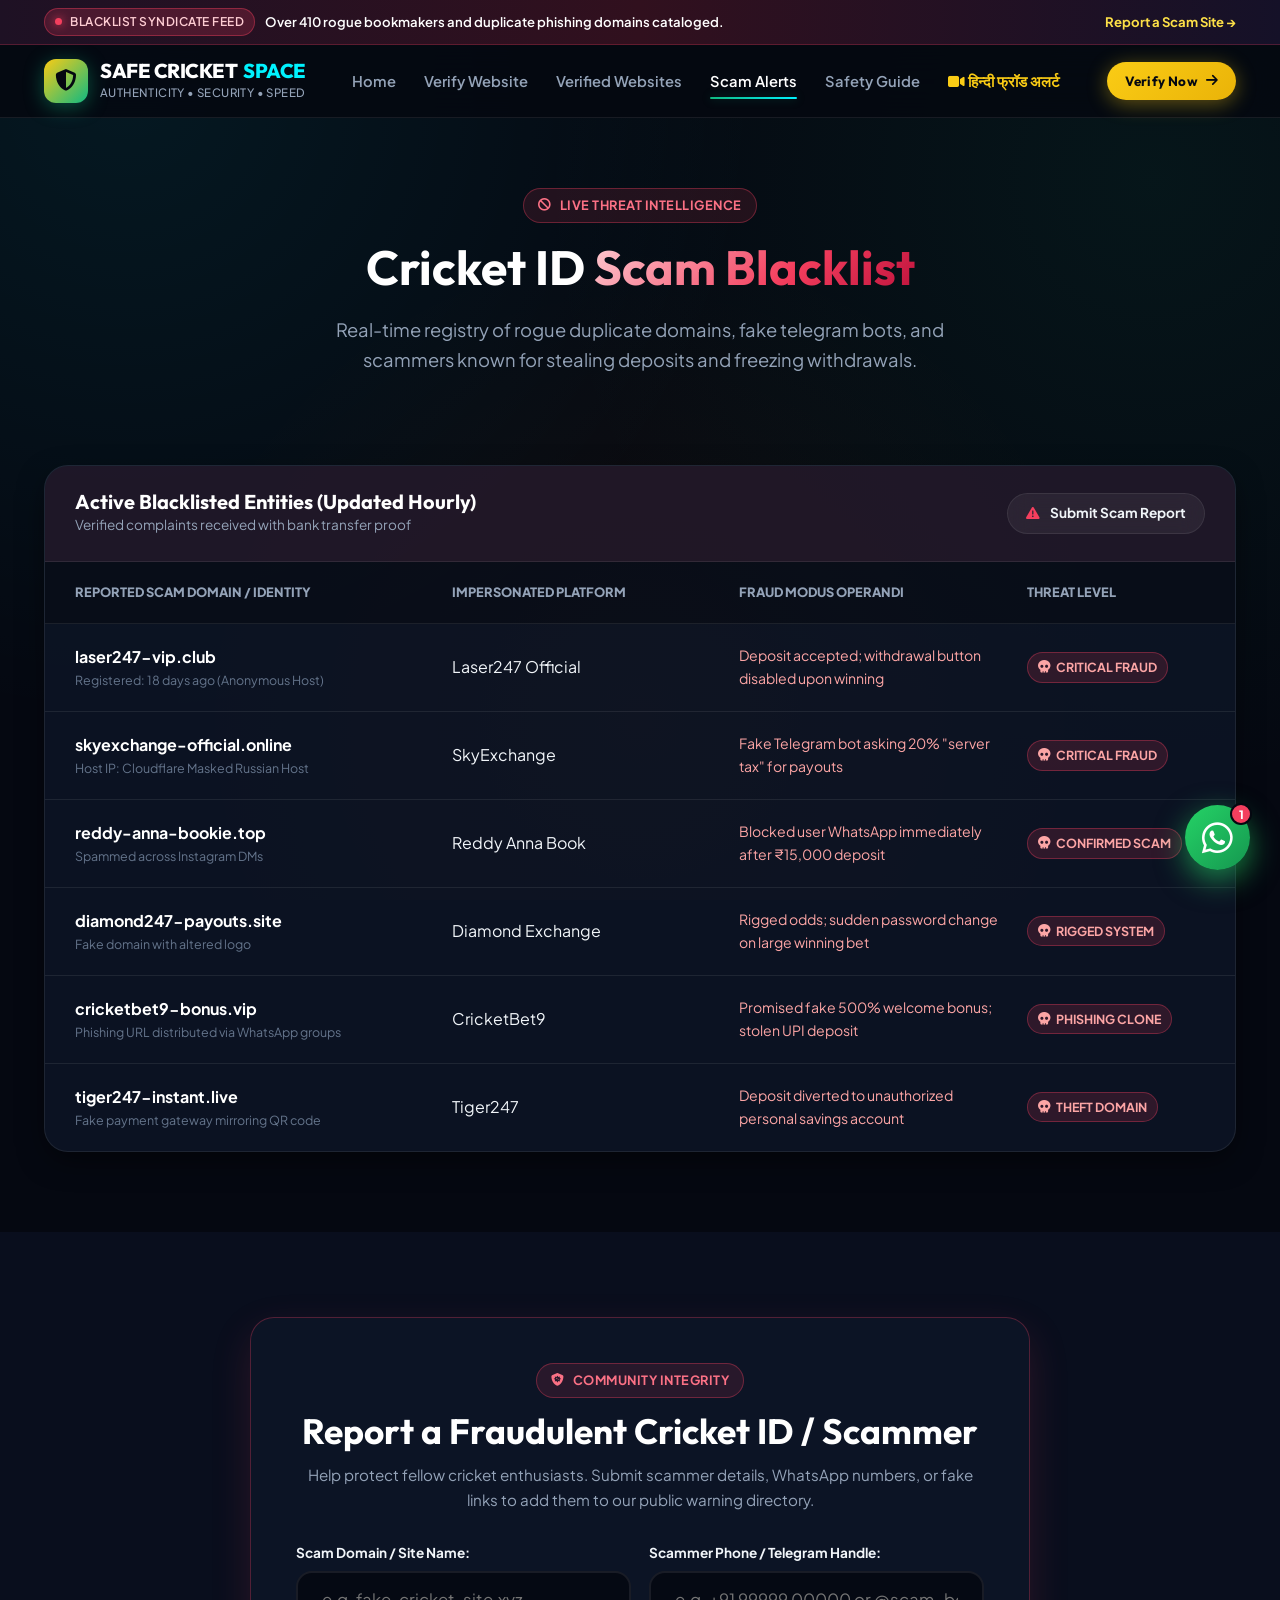
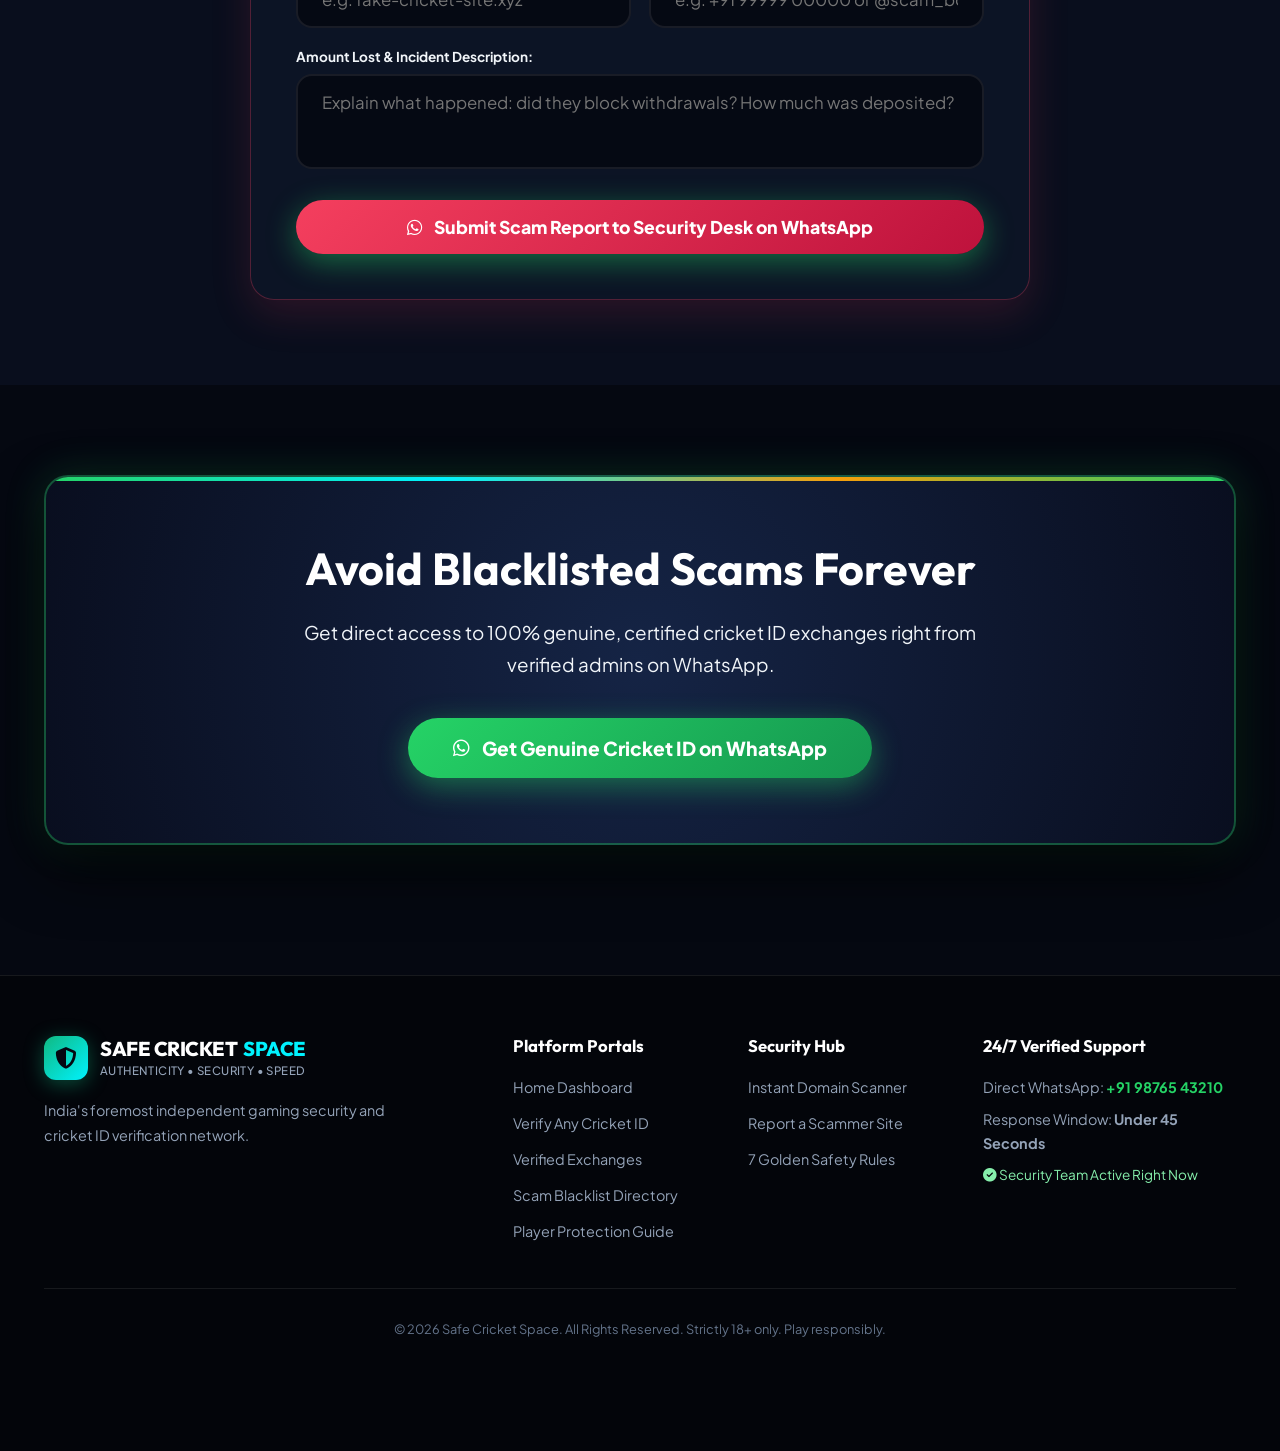
<file: cricket space/blacklist.html>
<!DOCTYPE html>
<html lang="en">
<head>
  <meta charset="UTF-8">
  <meta name="viewport" content="width=device-width, initial-scale=1.0">
  <title>Cricket ID Scam Blacklist & Fake Clone Database - Safe Cricket Space</title>
  <meta name="description" content="Search our live blacklist of over 400+ reported scam cricket ID sites, fake clone domains, and blocked withdrawal brokers. Report scammers directly on WhatsApp.">

  <!-- Favicon -->
  <link rel="icon" href="data:image/svg+xml,<svg xmlns='http://www.w3.org/2000/svg' viewBox='0 0 100 100'><text y='.9em' font-size='90'>⚠️</text></svg>">

  <!-- Font Awesome 6 -->
  <link rel="stylesheet" href="https://cdnjs.cloudflare.com/ajax/libs/font-awesome/6.5.1/css/all.min.css">

  <!-- Core Stylesheet -->
  <link rel="stylesheet" href="style.css">
  <link rel="stylesheet" href="style_custom.css">
</head>
<body>

  <!-- Top Threat Radar Alert Bar -->
  <div class="threat-radar-bar">
    <div class="container threat-radar-content">
      <div style="display: flex; align-items: center; gap: 10px;">
        <span class="radar-pulse-tag">
          <span class="radar-dot"></span> BLACKLIST SYNDICATE FEED
        </span>
        <span>Over 410 rogue bookmakers and duplicate phishing domains cataloged.</span>
      </div>
      <div>
        <a href="#report" class="radar-link">Report a Scam Site &rarr;</a>
      </div>
    </div>
  </div>

  <!-- Main Navigation Header -->
  <header class="main-header">
    <div class="container nav-container">
      <div class="nav-left-group">
        <button class="mobile-menu-btn" id="mobileMenuBtn" aria-label="Open Left Taskbar" title="Open Pages Taskbar">
          <i class="fa-solid fa-bars-staggered"></i>
        </button>

        <a href="index.html" class="brand-wrapper">
          <div class="brand-shield-icon" style="background: linear-gradient(135deg, #facc15 0%, #10b981 100%);">
            <i class="fa-solid fa-shield-halved" style="color: #050811;"></i>
          </div>
          <div class="brand-meta">
            <h2>SAFE CRICKET <span class="accent-space" style="color: #00f2fe;">SPACE</span></h2>
            <p>AUTHENTICITY &bull; SECURITY &bull; SPEED</p>
          </div>
        </a>
      </div>

      <nav class="desktop-nav">
        <a href="index.html" class="nav-link">Home</a>
        <a href="verify.html" class="nav-link">Verify Website</a>
        <a href="platforms.html" class="nav-link">Verified Websites</a>
        <a href="blacklist.html" class="nav-link active">Scam Alerts</a>
        <a href="guide.html" class="nav-link">Safety Guide</a>
        <a href="guide.html#hindiAwareness" class="nav-link" style="color: #facc15;"><i class="fa-solid fa-video"></i> हिन्दी फ्रॉड अलर्ट</a>
      </nav>

      <div class="nav-actions">
        <div class="nav-btn-group">
          <a href="verify.html" class="btn-yellow btn-yellow-sm">
            <span>Verify Now</span>
            <i class="fa-solid fa-arrow-right"></i>
          </a>
        </div>
      </div>
    </div>
  </header>

  <!-- Mobile Left Taskbar / Drawer Menu -->
  <div class="drawer-backdrop" id="drawerBackdrop"></div>
  <div class="mobile-drawer" id="mobileDrawer">
    <div class="drawer-header">
      <div class="brand-wrapper">
        <div class="brand-shield-icon" style="width: 36px; height: 36px; font-size: 1.1rem; background: linear-gradient(135deg, #facc15, #10b981);">
          <i class="fa-solid fa-shield-halved" style="color: #050811;"></i>
        </div>
        <div class="brand-meta">
          <h3 style="font-size: 1.1rem; color: #fff;">SAFE CRICKET <span style="color: #00f2fe;">SPACE</span></h3>
        </div>
      </div>
      <button id="closeDrawerBtn" style="background: none; color: #94a3b8; font-size: 1.5rem; border: none; cursor: pointer;">&times;</button>
    </div>

    <div class="drawer-taskbar-label">
      <i class="fa-solid fa-compass"></i> WEBSITE PAGES
    </div>

    <div class="drawer-links">
      <a href="index.html" class="drawer-link"><i class="fa-solid fa-house"></i> Home</a>
      <a href="verify.html" class="drawer-link"><i class="fa-solid fa-shield-virus"></i> Verify Website</a>
      <a href="platforms.html" class="drawer-link"><i class="fa-solid fa-circle-check"></i> Verified Websites</a>
      <a href="blacklist.html" class="drawer-link active"><i class="fa-solid fa-triangle-exclamation"></i> Scam Alerts</a>
      <a href="guide.html" class="drawer-link"><i class="fa-solid fa-book-shield"></i> Safety Guide</a>
      <a href="guide.html#hindiAwareness" class="drawer-link drawer-link-hindi"><i class="fa-solid fa-video"></i> हिन्दी फ्रॉड अलर्ट</a>
    </div>

    <div style="margin-top: auto;">
      <a href="#whatsapp" class="btn-yellow wa-trigger" data-wa-action="default" style="width: 100%; justify-content: center;">
        <i class="fa-brands fa-whatsapp"></i> Chat on WhatsApp (24/7)
      </a>
    </div>
  </div>

  <!-- Page Header -->
  <section style="padding: 70px 0 30px; text-align: center;">
    <div class="container">
      <span class="badge badge-alert" style="margin-bottom: 16px;">
        <i class="fa-solid fa-ban"></i> LIVE THREAT INTELLIGENCE
      </span>
      <h1 style="font-size: 3rem; margin-bottom: 18px;">
        Cricket ID <span class="gradient-text-danger">Scam Blacklist</span>
      </h1>
      <p style="color: var(--text-muted); font-size: 1.15rem; max-width: 680px; margin: 0 auto;">
        Real-time registry of rogue duplicate domains, fake telegram bots, and scammers known for stealing deposits and freezing withdrawals.
      </p>
    </div>
  </section>

  <!-- Live Blacklist Table Section -->
  <section style="padding: 20px 0 80px;">
    <div class="container">
      <div class="blacklist-table-wrap">
        <div class="blacklist-header-bar">
          <div>
            <h3 style="font-size: 1.25rem; color: #fff;">Active Blacklisted Entities (Updated Hourly)</h3>
            <p style="font-size: 0.85rem; color: var(--text-muted);">Verified complaints received with bank transfer proof</p>
          </div>
          <div>
            <a href="#report" class="btn-secondary-glass" style="padding: 8px 18px; font-size: 0.85rem;">
              <i class="fa-solid fa-triangle-exclamation" style="color: var(--danger-coral);"></i> Submit Scam Report
            </a>
          </div>
        </div>

        <div style="overflow-x: auto;">
          <div class="blacklist-row" style="background: rgba(0,0,0,0.3); font-weight: 800; font-size: 0.8rem; text-transform: uppercase; color: var(--text-muted);">
            <div>Reported Scam Domain / Identity</div>
            <div>Impersonated Platform</div>
            <div>Fraud Modus Operandi</div>
            <div>Threat Level</div>
          </div>

          <!-- Scam Item 1 -->
          <div class="blacklist-row">
            <div>
              <strong style="color: #fff;">laser247-vip.club</strong>
              <p style="font-size: 0.78rem; color: var(--text-subtle);">Registered: 18 days ago (Anonymous Host)</p>
            </div>
            <div>Laser247 Official</div>
            <div style="font-size: 0.88rem; color: #fca5a5;">
              Deposit accepted; withdrawal button disabled upon winning
            </div>
            <div>
              <span class="status-danger-pill"><i class="fa-solid fa-skull"></i> CRITICAL FRAUD</span>
            </div>
          </div>

          <!-- Scam Item 2 -->
          <div class="blacklist-row">
            <div>
              <strong style="color: #fff;">skyexchange-official.online</strong>
              <p style="font-size: 0.78rem; color: var(--text-subtle);">Host IP: Cloudflare Masked Russian Host</p>
            </div>
            <div>SkyExchange</div>
            <div style="font-size: 0.88rem; color: #fca5a5;">
              Fake Telegram bot asking 20% "server tax" for payouts
            </div>
            <div>
              <span class="status-danger-pill"><i class="fa-solid fa-skull"></i> CRITICAL FRAUD</span>
            </div>
          </div>

          <!-- Scam Item 3 -->
          <div class="blacklist-row">
            <div>
              <strong style="color: #fff;">reddy-anna-bookie.top</strong>
              <p style="font-size: 0.78rem; color: var(--text-subtle);">Spammed across Instagram DMs</p>
            </div>
            <div>Reddy Anna Book</div>
            <div style="font-size: 0.88rem; color: #fca5a5;">
              Blocked user WhatsApp immediately after ₹15,000 deposit
            </div>
            <div>
              <span class="status-danger-pill"><i class="fa-solid fa-skull"></i> CONFIRMED SCAM</span>
            </div>
          </div>

          <!-- Scam Item 4 -->
          <div class="blacklist-row">
            <div>
              <strong style="color: #fff;">diamond247-payouts.site</strong>
              <p style="font-size: 0.78rem; color: var(--text-subtle);">Fake domain with altered logo</p>
            </div>
            <div>Diamond Exchange</div>
            <div style="font-size: 0.88rem; color: #fca5a5;">
              Rigged odds; sudden password change on large winning bet
            </div>
            <div>
              <span class="status-danger-pill"><i class="fa-solid fa-skull"></i> RIGGED SYSTEM</span>
            </div>
          </div>

          <!-- Scam Item 5 -->
          <div class="blacklist-row">
            <div>
              <strong style="color: #fff;">cricketbet9-bonus.vip</strong>
              <p style="font-size: 0.78rem; color: var(--text-subtle);">Phishing URL distributed via WhatsApp groups</p>
            </div>
            <div>CricketBet9</div>
            <div style="font-size: 0.88rem; color: #fca5a5;">
              Promised fake 500% welcome bonus; stolen UPI deposit
            </div>
            <div>
              <span class="status-danger-pill"><i class="fa-solid fa-skull"></i> PHISHING CLONE</span>
            </div>
          </div>

          <!-- Scam Item 6 -->
          <div class="blacklist-row">
            <div>
              <strong style="color: #fff;">tiger247-instant.live</strong>
              <p style="font-size: 0.78rem; color: var(--text-subtle);">Fake payment gateway mirroring QR code</p>
            </div>
            <div>Tiger247</div>
            <div style="font-size: 0.88rem; color: #fca5a5;">
              Deposit diverted to unauthorized personal savings account
            </div>
            <div>
              <span class="status-danger-pill"><i class="fa-solid fa-skull"></i> THEFT DOMAIN</span>
            </div>
          </div>
        </div>
      </div>
    </div>
  </section>

  <!-- Report a Scammer Section -->
  <section class="section-wrapper" id="report" style="background: var(--bg-secondary);">
    <div class="container">
      <div style="max-width: 780px; margin: 0 auto; background: var(--bg-card); border: 1px solid rgba(244, 63, 94, 0.3); border-radius: var(--radius-lg); padding: 45px; box-shadow: 0 15px 40px rgba(244, 63, 94, 0.15);">
        <div style="text-align: center; margin-bottom: 30px;">
          <span class="badge badge-alert" style="margin-bottom: 12px;">
            <i class="fa-solid fa-shield-virus"></i> COMMUNITY INTEGRITY
          </span>
          <h2 style="font-size: 2.2rem; margin-bottom: 10px;">Report a Fraudulent Cricket ID / Scammer</h2>
          <p style="color: var(--text-muted); font-size: 0.95rem;">
            Help protect fellow cricket enthusiasts. Submit scammer details, WhatsApp numbers, or fake links to add them to our public warning directory.
          </p>
        </div>

        <form id="scamReportForm" onsubmit="event.preventDefault(); submitScamReport();">
          <div style="display: grid; grid-template-columns: 1fr 1fr; gap: 18px; margin-bottom: 18px;">
            <div>
              <label style="display: block; font-size: 0.85rem; font-weight: 700; margin-bottom: 6px;">Scam Domain / Site Name:</label>
              <input type="text" id="reportScamSite" class="scanner-text-input" style="width: 100%;" placeholder="e.g. fake-cricket-site.xyz" required>
            </div>
            <div>
              <label style="display: block; font-size: 0.85rem; font-weight: 700; margin-bottom: 6px;">Scammer Phone / Telegram Handle:</label>
              <input type="text" id="reportScamAgent" class="scanner-text-input" style="width: 100%;" placeholder="e.g. +91 99999 00000 or @scam_bot" required>
            </div>
          </div>

          <div style="margin-bottom: 24px;">
            <label style="display: block; font-size: 0.85rem; font-weight: 700; margin-bottom: 6px;">Amount Lost & Incident Description:</label>
            <textarea id="reportScamDetails" class="scanner-text-input" style="width: 100%; height: 95px; resize: none;" placeholder="Explain what happened: did they block withdrawals? How much was deposited?"></textarea>
          </div>

          <button type="submit" class="btn-primary-wa pulse-wa-glow" style="width: 100%; padding: 16px; font-size: 1.1rem; background: linear-gradient(135deg, #f43f5e, #be123c);">
            <i class="fa-brands fa-whatsapp"></i>
            <span>Submit Scam Report to Security Desk on WhatsApp</span>
          </button>
        </form>
      </div>
    </div>
  </section>

  <!-- Final CTA -->
  <section class="conversion-banner-wrap" id="whatsapp">
    <div class="container">
      <div class="conversion-card">
        <h2 class="conversion-title">Avoid Blacklisted Scams Forever</h2>
        <p class="conversion-desc">
          Get direct access to 100% genuine, certified cricket ID exchanges right from verified admins on WhatsApp.
        </p>
        <button class="btn-primary-wa wa-trigger" data-wa-action="default" style="font-size: 1.2rem; padding: 18px 45px;">
          <i class="fa-brands fa-whatsapp"></i> Get Genuine Cricket ID on WhatsApp
        </button>
      </div>
    </div>
  </section>

  <!-- Footer -->
  <footer class="site-footer">
    <div class="container">
      <div class="footer-grid-layout">
        <div class="footer-col">
          <div class="brand-wrapper" style="margin-bottom: 18px;">
            <div class="brand-shield-icon">
              <i class="fa-solid fa-shield-halved"></i>
            </div>
            <div class="brand-meta">
              <h2>SAFE CRICKET <span class="accent-space">SPACE</span></h2>
              <p>AUTHENTICITY &bull; SECURITY &bull; SPEED</p>
            </div>
          </div>
          <p style="max-width: 360px; line-height: 1.7; margin-bottom: 20px;">
            India's foremost independent gaming security and cricket ID verification network.
          </p>
        </div>

        <div class="footer-col">
          <h4>Platform Portals</h4>
          <div class="footer-links-list">
            <a href="index.html">Home Dashboard</a>
            <a href="verify.html">Verify Any Cricket ID</a>
            <a href="platforms.html">Verified Exchanges</a>
            <a href="blacklist.html">Scam Blacklist Directory</a>
            <a href="guide.html">Player Protection Guide</a>
          </div>
        </div>

        <div class="footer-col">
          <h4>Security Hub</h4>
          <div class="footer-links-list">
            <a href="verify.html">Instant Domain Scanner</a>
            <a href="blacklist.html#report">Report a Scammer Site</a>
            <a href="guide.html#rules">7 Golden Safety Rules</a>
          </div>
        </div>

        <div class="footer-col">
          <h4>24/7 Verified Support</h4>
          <p style="margin-bottom: 8px;">Direct WhatsApp: <strong style="color: var(--wa-green);">+91 98765 43210</strong></p>
          <p style="margin-bottom: 8px;">Response Window: <strong>Under 45 Seconds</strong></p>
          <p style="color: #86efac; font-size: 0.85rem;"><i class="fa-solid fa-circle-check"></i> Security Team Active Right Now</p>
        </div>
      </div>

      <div class="footer-compliance-note">
        <p>&copy; 2026 Safe Cricket Space. All Rights Reserved. Strictly 18+ only. Play responsibly.</p>
      </div>
    </div>
  </footer>

  <!-- Floating WhatsApp Action Button -->
  <div class="floating-wa-anchor wa-trigger" data-wa-action="default" title="Chat on WhatsApp">
    <div class="floating-wa-btn">
      <i class="fa-brands fa-whatsapp"></i>
      <span class="floating-unread-dot">1</span>
    </div>
  </div>

  <!-- ==========================================================================
       MOBILE APP BOTTOM NAVIGATION BAR
       ========================================================================== -->
  <div class="mobile-app-bottom-bar">
    <div class="mobile-nav-items-row">
      <a href="index.html" class="mobile-nav-item">
        <i class="fa-solid fa-house"></i>
        <span>Home</span>
      </a>
      <a href="verify.html" class="mobile-nav-item highlight-verify">
        <i class="fa-solid fa-shield-virus"></i>
        <span>Verify</span>
      </a>
      <a href="platforms.html" class="mobile-nav-item">
        <i class="fa-solid fa-circle-check"></i>
        <span>Platforms</span>
      </a>
      <a href="blacklist.html" class="mobile-nav-item active">
        <i class="fa-solid fa-bell"></i>
        <span>Alerts</span>
      </a>
      <a href="guide.html" class="mobile-nav-item">
        <i class="fa-solid fa-book-shield"></i>
        <span>Guide</span>
      </a>
      <a href="#whatsapp" class="mobile-nav-item wa-trigger" style="color: #25D366;">
        <i class="fa-brands fa-whatsapp"></i>
        <span>WhatsApp</span>
      </a>
    </div>
  </div>

  <script src="config.js"></script>
  <script src="script.js"></script>
  <script>
    function submitScamReport() {
      const site = document.getElementById('reportScamSite').value.trim();
      const agent = document.getElementById('reportScamAgent').value.trim();
      const details = document.getElementById('reportScamDetails').value.trim();

      let msg = `🚨 *URGENT SCAM REPORT* 🚨\n\n*Scam Website/Domain:* ${site}\n*Scammer Number/Telegram:* ${agent}`;
      if (details) msg += `\n*Details/Amount Lost:* ${details}`;
      msg += `\n\nPlease add this entity to the Safe Cricket Space Blacklist and advise if recovery steps are possible.`;

      openWhatsApp(msg);
    }
  </script>
</body>
</html>
</file>
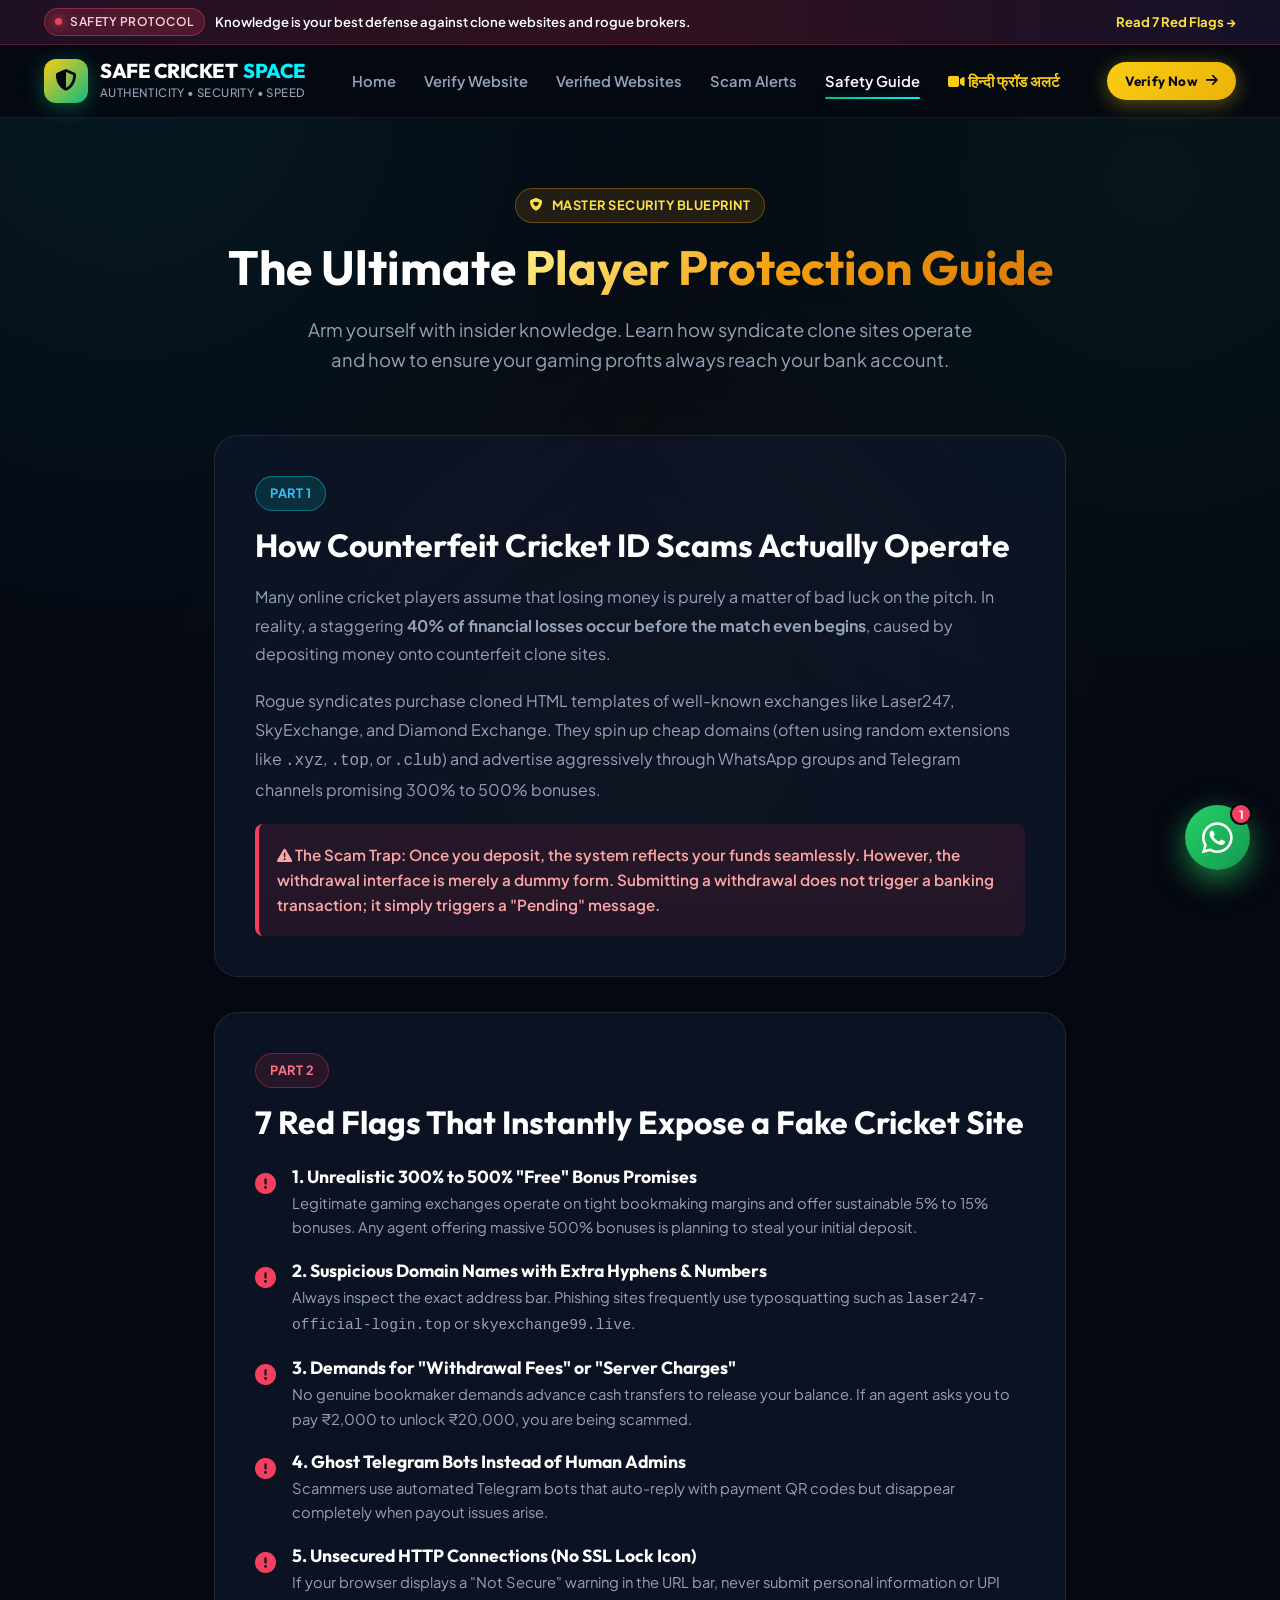
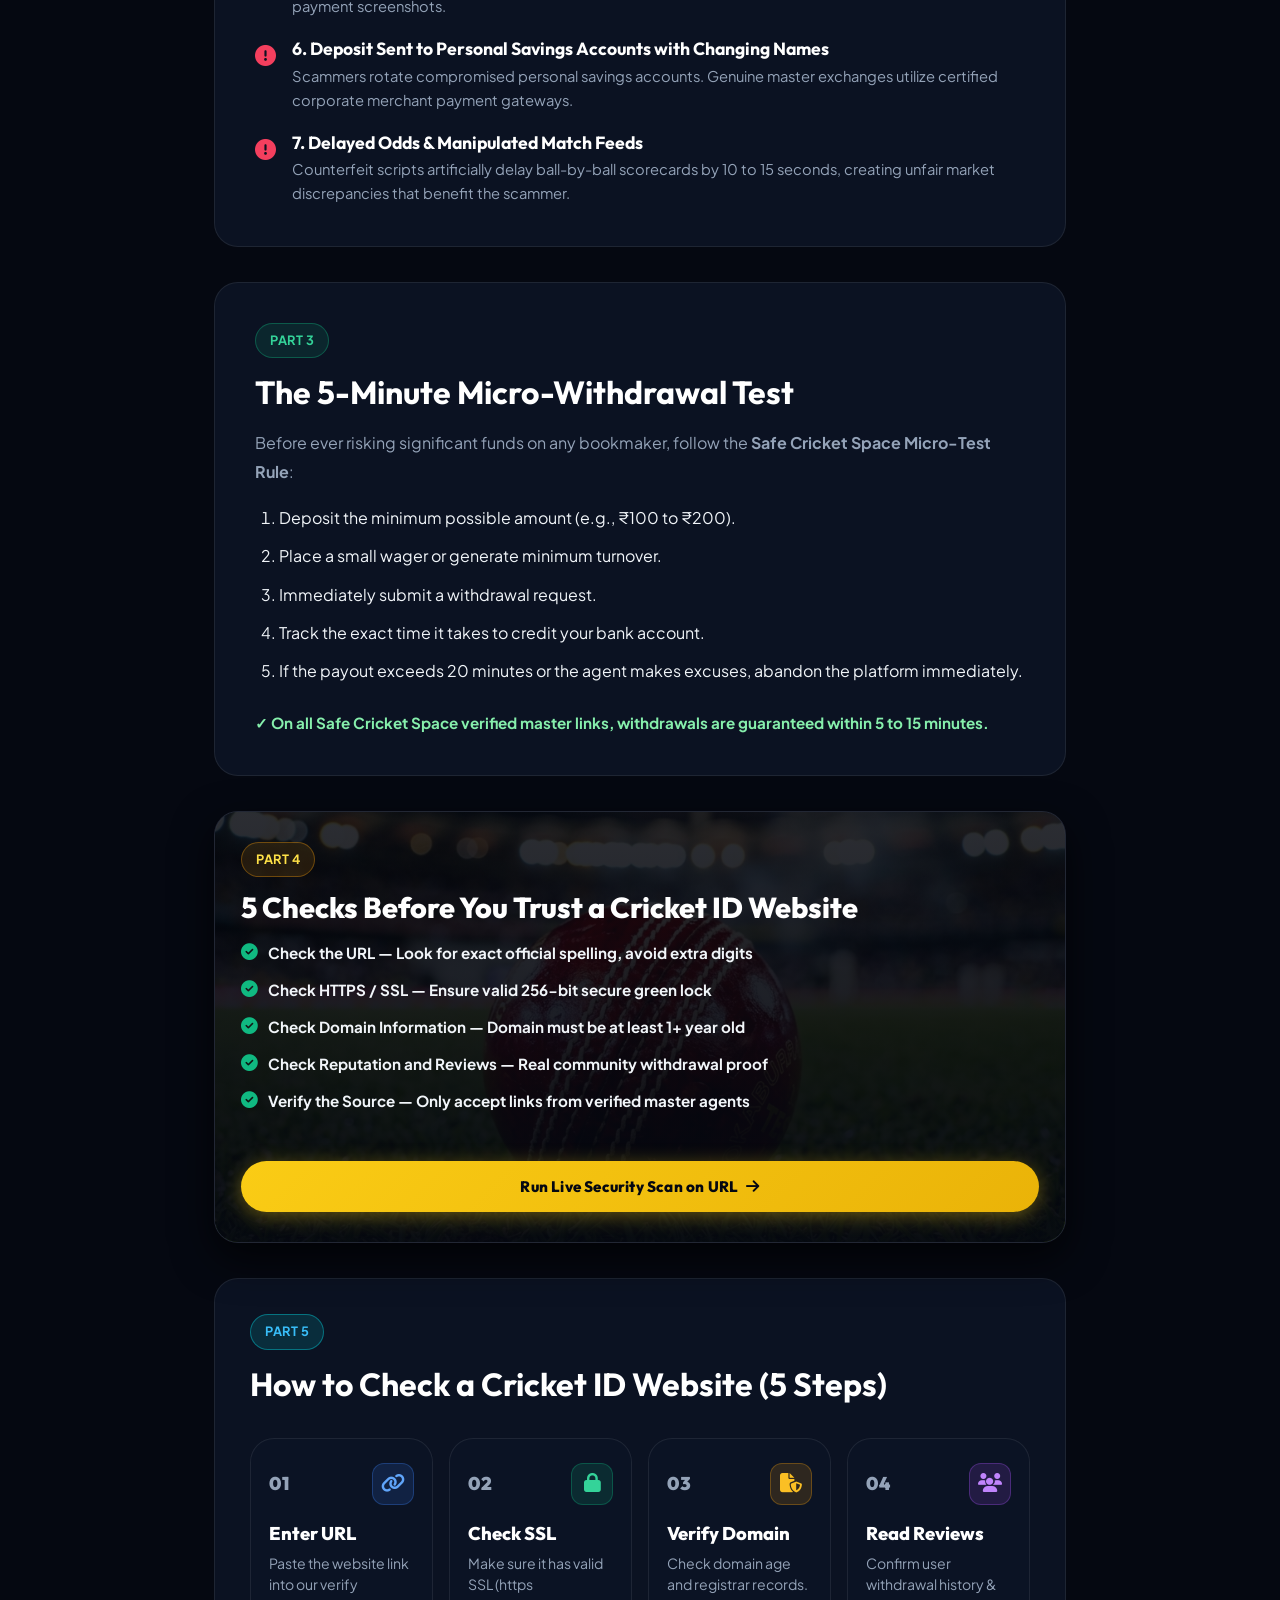
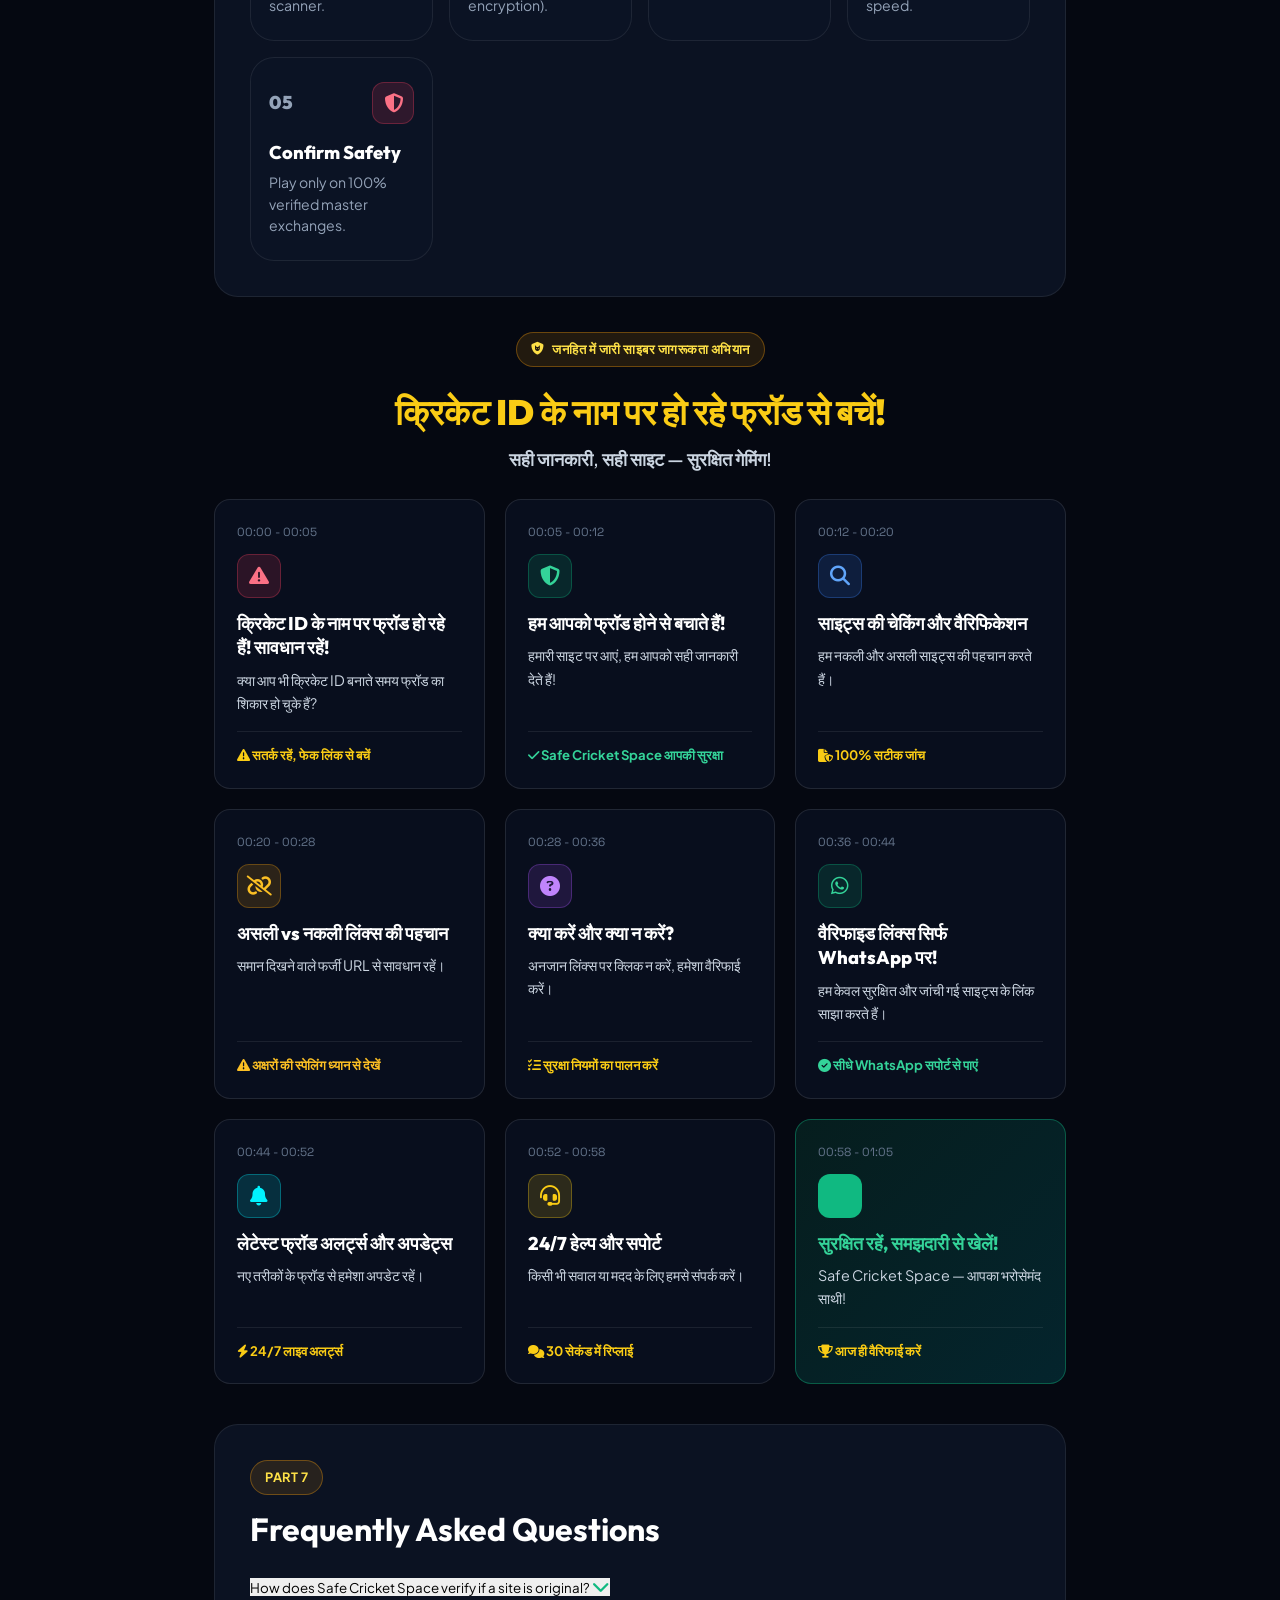
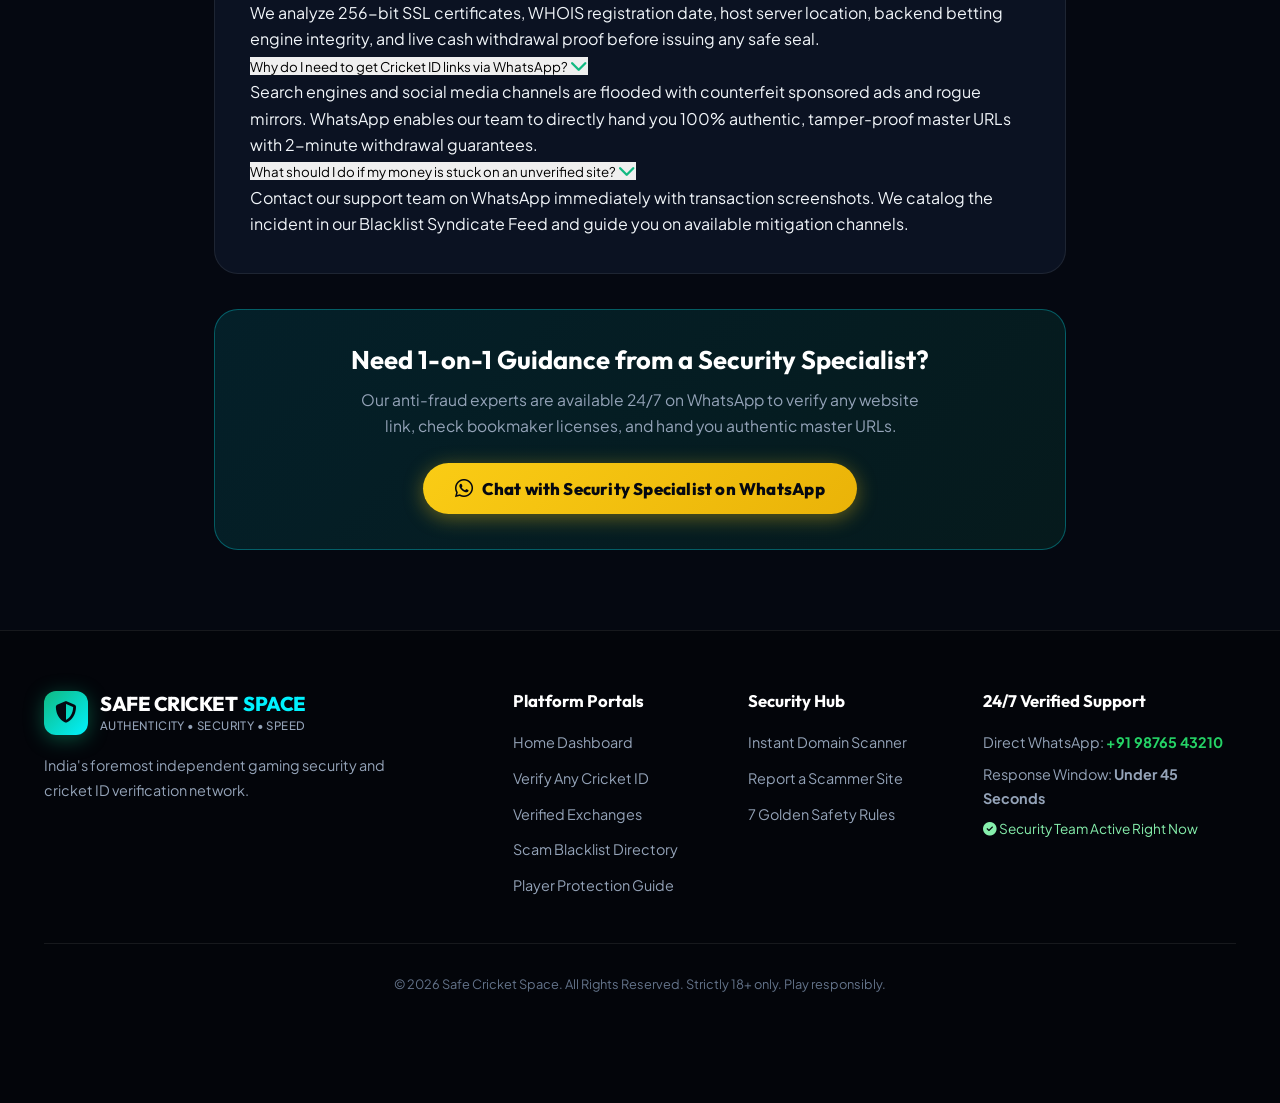
<file: cricket space/guide.html>
<!DOCTYPE html>
<html lang="en">
<head>
  <meta charset="UTF-8">
  <meta name="viewport" content="width=device-width, initial-scale=1.0">
  <title>Cricket ID Safety & Player Protection Guide - Safe Cricket Space</title>
  <meta name="description" content="Learn how to spot duplicate cricket ID clones, prevent blocked withdrawals, and protect your hard-earned winnings. The ultimate anti-fraud player guide.">

  <!-- Favicon -->
  <link rel="icon" href="data:image/svg+xml,<svg xmlns='http://www.w3.org/2000/svg' viewBox='0 0 100 100'><text y='.9em' font-size='90'>📖</text></svg>">

  <!-- Font Awesome 6 -->
  <link rel="stylesheet" href="https://cdnjs.cloudflare.com/ajax/libs/font-awesome/6.5.1/css/all.min.css">

  <!-- Core Stylesheet -->
  <link rel="stylesheet" href="style.css">
  <link rel="stylesheet" href="style_custom.css">
</head>
<body>

  <!-- Top Threat Radar Alert Bar -->
  <div class="threat-radar-bar">
    <div class="container threat-radar-content">
      <div style="display: flex; align-items: center; gap: 10px;">
        <span class="radar-pulse-tag">
          <span class="radar-dot"></span> SAFETY PROTOCOL
        </span>
        <span>Knowledge is your best defense against clone websites and rogue brokers.</span>
      </div>
      <div>
        <a href="#rules" class="radar-link">Read 7 Red Flags &rarr;</a>
      </div>
    </div>
  </div>

  <!-- Main Navigation Header -->
  <header class="main-header">
    <div class="container nav-container">
      <div class="nav-left-group">
        <button class="mobile-menu-btn" id="mobileMenuBtn" aria-label="Open Left Taskbar" title="Open Pages Taskbar">
          <i class="fa-solid fa-bars-staggered"></i>
        </button>

        <a href="index.html" class="brand-wrapper">
          <div class="brand-shield-icon" style="background: linear-gradient(135deg, #facc15 0%, #10b981 100%);">
            <i class="fa-solid fa-shield-halved" style="color: #050811;"></i>
          </div>
          <div class="brand-meta">
            <h2>SAFE CRICKET <span class="accent-space" style="color: #00f2fe;">SPACE</span></h2>
            <p>AUTHENTICITY &bull; SECURITY &bull; SPEED</p>
          </div>
        </a>
      </div>

      <nav class="desktop-nav">
        <a href="index.html" class="nav-link">Home</a>
        <a href="verify.html" class="nav-link">Verify Website</a>
        <a href="platforms.html" class="nav-link">Verified Websites</a>
        <a href="blacklist.html" class="nav-link">Scam Alerts</a>
        <a href="guide.html" class="nav-link active">Safety Guide</a>
        <a href="guide.html#hindiAwareness" class="nav-link" style="color: #facc15;"><i class="fa-solid fa-video"></i> हिन्दी फ्रॉड अलर्ट</a>
      </nav>

      <div class="nav-actions">
        <div class="nav-btn-group">
          <a href="verify.html" class="btn-yellow btn-yellow-sm">
            <span>Verify Now</span>
            <i class="fa-solid fa-arrow-right"></i>
          </a>
        </div>
      </div>
    </div>
  </header>

  <!-- Mobile Left Taskbar / Drawer Menu -->
  <div class="drawer-backdrop" id="drawerBackdrop"></div>
  <div class="mobile-drawer" id="mobileDrawer">
    <div class="drawer-header">
      <div class="brand-wrapper">
        <div class="brand-shield-icon" style="width: 36px; height: 36px; font-size: 1.1rem; background: linear-gradient(135deg, #facc15, #10b981);">
          <i class="fa-solid fa-shield-halved" style="color: #050811;"></i>
        </div>
        <div class="brand-meta">
          <h3 style="font-size: 1.1rem; color: #fff;">SAFE CRICKET <span style="color: #00f2fe;">SPACE</span></h3>
        </div>
      </div>
      <button id="closeDrawerBtn" style="background: none; color: #94a3b8; font-size: 1.5rem; border: none; cursor: pointer;">&times;</button>
    </div>

    <div class="drawer-taskbar-label">
      <i class="fa-solid fa-compass"></i> WEBSITE PAGES
    </div>

    <div class="drawer-links">
      <a href="index.html" class="drawer-link"><i class="fa-solid fa-house"></i> Home</a>
      <a href="verify.html" class="drawer-link"><i class="fa-solid fa-shield-virus"></i> Verify Website</a>
      <a href="platforms.html" class="drawer-link"><i class="fa-solid fa-circle-check"></i> Verified Websites</a>
      <a href="blacklist.html" class="drawer-link"><i class="fa-solid fa-triangle-exclamation"></i> Scam Alerts</a>
      <a href="guide.html" class="drawer-link active"><i class="fa-solid fa-book-shield"></i> Safety Guide</a>
      <a href="guide.html#hindiAwareness" class="drawer-link drawer-link-hindi"><i class="fa-solid fa-video"></i> हिन्दी फ्रॉड अलर्ट</a>
    </div>

    <div style="margin-top: auto;">
      <a href="#whatsapp" class="btn-yellow wa-trigger" data-wa-action="default" style="width: 100%; justify-content: center;">
        <i class="fa-brands fa-whatsapp"></i> Chat on WhatsApp (24/7)
      </a>
    </div>
  </div>

  <!-- Page Header -->
  <section style="padding: 70px 0 30px; text-align: center;">
    <div class="container">
      <span class="badge badge-gold" style="margin-bottom: 16px;">
        <i class="fa-solid fa-shield-heart"></i> MASTER SECURITY BLUEPRINT
      </span>
      <h1 style="font-size: 3rem; margin-bottom: 18px;">
        The Ultimate <span class="gradient-text-gold">Player Protection Guide</span>
      </h1>
      <p style="color: var(--text-muted); font-size: 1.15rem; max-width: 680px; margin: 0 auto;">
        Arm yourself with insider knowledge. Learn how syndicate clone sites operate and how to ensure your gaming profits always reach your bank account.
      </p>
    </div>
  </section>

  <!-- Guide Body -->
  <section style="padding: 30px 0 80px;">
    <div class="container" style="max-width: 900px;">
      <!-- Section 1 -->
      <div style="background: var(--bg-card); border: 1px solid var(--border-subtle); border-radius: var(--radius-lg); padding: 40px; margin-bottom: 35px;">
        <span class="badge badge-cyan" style="margin-bottom: 15px;">PART 1</span>
        <h2 style="font-size: 2rem; margin-bottom: 18px;">How Counterfeit Cricket ID Scams Actually Operate</h2>
        <p style="color: var(--text-muted); line-height: 1.8; margin-bottom: 18px;">
          Many online cricket players assume that losing money is purely a matter of bad luck on the pitch. In reality, a staggering <strong>40% of financial losses occur before the match even begins</strong>, caused by depositing money onto counterfeit clone sites.
        </p>
        <p style="color: var(--text-muted); line-height: 1.8; margin-bottom: 20px;">
          Rogue syndicates purchase cloned HTML templates of well-known exchanges like Laser247, SkyExchange, and Diamond Exchange. They spin up cheap domains (often using random extensions like <code>.xyz</code>, <code>.top</code>, or <code>.club</code>) and advertise aggressively through WhatsApp groups and Telegram channels promising 300% to 500% bonuses.
        </p>
        <div style="background: rgba(244, 63, 94, 0.1); border-left: 4px solid var(--danger-coral); padding: 18px; border-radius: 8px;">
          <p style="color: #fca5a5; font-size: 0.95rem; font-weight: 600;">
            <i class="fa-solid fa-triangle-exclamation"></i> The Scam Trap: Once you deposit, the system reflects your funds seamlessly. However, the withdrawal interface is merely a dummy form. Submitting a withdrawal does not trigger a banking transaction; it simply triggers a "Pending" message.
          </p>
        </div>
      </div>

      <!-- Section 2: 7 Red Flags -->
      <div id="rules" style="background: var(--bg-card); border: 1px solid var(--border-subtle); border-radius: var(--radius-lg); padding: 40px; margin-bottom: 35px;">
        <span class="badge badge-alert" style="margin-bottom: 15px;">PART 2</span>
        <h2 style="font-size: 2rem; margin-bottom: 25px;">7 Red Flags That Instantly Expose a Fake Cricket Site</h2>
        
        <div style="display: flex; flex-direction: column; gap: 20px;">
          <div style="display: flex; gap: 16px;">
            <div style="color: var(--danger-coral); font-size: 1.3rem;"><i class="fa-solid fa-circle-exclamation"></i></div>
            <div>
              <h4 style="font-size: 1.1rem; color: #fff; margin-bottom: 4px;">1. Unrealistic 300% to 500% "Free" Bonus Promises</h4>
              <p style="color: var(--text-muted); font-size: 0.92rem;">Legitimate gaming exchanges operate on tight bookmaking margins and offer sustainable 5% to 15% bonuses. Any agent offering massive 500% bonuses is planning to steal your initial deposit.</p>
            </div>
          </div>

          <div style="display: flex; gap: 16px;">
            <div style="color: var(--danger-coral); font-size: 1.3rem;"><i class="fa-solid fa-circle-exclamation"></i></div>
            <div>
              <h4 style="font-size: 1.1rem; color: #fff; margin-bottom: 4px;">2. Suspicious Domain Names with Extra Hyphens & Numbers</h4>
              <p style="color: var(--text-muted); font-size: 0.92rem;">Always inspect the exact address bar. Phishing sites frequently use typosquatting such as <code>laser247-official-login.top</code> or <code>skyexchange99.live</code>.</p>
            </div>
          </div>

          <div style="display: flex; gap: 16px;">
            <div style="color: var(--danger-coral); font-size: 1.3rem;"><i class="fa-solid fa-circle-exclamation"></i></div>
            <div>
              <h4 style="font-size: 1.1rem; color: #fff; margin-bottom: 4px;">3. Demands for "Withdrawal Fees" or "Server Charges"</h4>
              <p style="color: var(--text-muted); font-size: 0.92rem;">No genuine bookmaker demands advance cash transfers to release your balance. If an agent asks you to pay ₹2,000 to unlock ₹20,000, you are being scammed.</p>
            </div>
          </div>

          <div style="display: flex; gap: 16px;">
            <div style="color: var(--danger-coral); font-size: 1.3rem;"><i class="fa-solid fa-circle-exclamation"></i></div>
            <div>
              <h4 style="font-size: 1.1rem; color: #fff; margin-bottom: 4px;">4. Ghost Telegram Bots Instead of Human Admins</h4>
              <p style="color: var(--text-muted); font-size: 0.92rem;">Scammers use automated Telegram bots that auto-reply with payment QR codes but disappear completely when payout issues arise.</p>
            </div>
          </div>

          <div style="display: flex; gap: 16px;">
            <div style="color: var(--danger-coral); font-size: 1.3rem;"><i class="fa-solid fa-circle-exclamation"></i></div>
            <div>
              <h4 style="font-size: 1.1rem; color: #fff; margin-bottom: 4px;">5. Unsecured HTTP Connections (No SSL Lock Icon)</h4>
              <p style="color: var(--text-muted); font-size: 0.92rem;">If your browser displays a "Not Secure" warning in the URL bar, never submit personal information or UPI payment screenshots.</p>
            </div>
          </div>

          <div style="display: flex; gap: 16px;">
            <div style="color: var(--danger-coral); font-size: 1.3rem;"><i class="fa-solid fa-circle-exclamation"></i></div>
            <div>
              <h4 style="font-size: 1.1rem; color: #fff; margin-bottom: 4px;">6. Deposit Sent to Personal Savings Accounts with Changing Names</h4>
              <p style="color: var(--text-muted); font-size: 0.92rem;">Scammers rotate compromised personal savings accounts. Genuine master exchanges utilize certified corporate merchant payment gateways.</p>
            </div>
          </div>

          <div style="display: flex; gap: 16px;">
            <div style="color: var(--danger-coral); font-size: 1.3rem;"><i class="fa-solid fa-circle-exclamation"></i></div>
            <div>
              <h4 style="font-size: 1.1rem; color: #fff; margin-bottom: 4px;">7. Delayed Odds & Manipulated Match Feeds</h4>
              <p style="color: var(--text-muted); font-size: 0.92rem;">Counterfeit scripts artificially delay ball-by-ball scorecards by 10 to 15 seconds, creating unfair market discrepancies that benefit the scammer.</p>
            </div>
          </div>
        </div>
      </div>

      <!-- Section 3: Safe Testing Protocol -->
      <div style="background: var(--bg-card); border: 1px solid var(--border-subtle); border-radius: var(--radius-lg); padding: 40px; margin-bottom: 35px;">
        <span class="badge badge-verified" style="margin-bottom: 15px;">PART 3</span>
        <h2 style="font-size: 2rem; margin-bottom: 18px;">The 5-Minute Micro-Withdrawal Test</h2>
        <p style="color: var(--text-muted); line-height: 1.8; margin-bottom: 18px;">
          Before ever risking significant funds on any bookmaker, follow the <strong>Safe Cricket Space Micro-Test Rule</strong>:
        </p>
        <ol style="padding-left: 24px; color: var(--text-high); display: flex; flex-direction: column; gap: 12px; margin-bottom: 25px;">
          <li>Deposit the minimum possible amount (e.g., ₹100 to ₹200).</li>
          <li>Place a small wager or generate minimum turnover.</li>
          <li>Immediately submit a withdrawal request.</li>
          <li>Track the exact time it takes to credit your bank account.</li>
          <li>If the payout exceeds 20 minutes or the agent makes excuses, abandon the platform immediately.</li>
        </ol>
        <p style="color: #86efac; font-size: 0.95rem; font-weight: 700;">
          ✓ On all Safe Cricket Space verified master links, withdrawals are guaranteed within 5 to 15 minutes.
        </p>
      </div>

      <!-- Section 4: 5 Checks Before You Trust a Cricket ID Website -->
      <div style="margin-bottom: 35px;">
        <div class="five-checks-card" style="margin-top: 0;">
          <img src="assets/images/cricket_ball_grass.jpg" class="five-checks-bg-img" alt="Cricket ball resting on stadium grass">
          <div class="five-checks-overlay"></div>

          <div class="five-checks-content">
            <span class="badge badge-gold" style="margin-bottom: 12px;">PART 4</span>
            <h3 style="font-size: 1.8rem; margin-bottom: 15px;">5 Checks Before You Trust a Cricket ID Website</h3>

            <div class="five-checks-list">
              <div class="five-check-point">
                <i class="fa-solid fa-circle-check"></i>
                <span>Check the URL — Look for exact official spelling, avoid extra digits</span>
              </div>
              <div class="five-check-point">
                <i class="fa-solid fa-circle-check"></i>
                <span>Check HTTPS / SSL — Ensure valid 256-bit secure green lock</span>
              </div>
              <div class="five-check-point">
                <i class="fa-solid fa-circle-check"></i>
                <span>Check Domain Information — Domain must be at least 1+ year old</span>
              </div>
              <div class="five-check-point">
                <i class="fa-solid fa-circle-check"></i>
                <span>Check Reputation and Reviews — Real community withdrawal proof</span>
              </div>
              <div class="five-check-point">
                <i class="fa-solid fa-circle-check"></i>
                <span>Verify the Source — Only accept links from verified master agents</span>
              </div>
            </div>

            <a href="verify.html" class="btn-yellow" style="width: 100%; justify-content: center; margin-top: 20px;">
              <span>Run Live Security Scan on URL</span>
              <i class="fa-solid fa-arrow-right"></i>
            </a>
          </div>
        </div>
      </div>

      <!-- Section 5: 5 Steps How to Check a Cricket ID Website -->
      <div style="background: var(--bg-card); border: 1px solid var(--border-subtle); border-radius: var(--radius-lg); padding: 35px; margin-bottom: 35px;">
        <span class="badge badge-cyan" style="margin-bottom: 15px;">PART 5</span>
        <h2 style="font-size: 2rem; margin-bottom: 25px;">How to Check a Cricket ID Website (5 Steps)</h2>
        <div class="steps-5-grid" style="grid-template-columns: repeat(auto-fit, minmax(180px, 1fr));">
          <div class="step-card-box step-blue">
            <div class="step-top-row">
              <span class="step-num-badge">01</span>
              <div class="step-icon-bubble"><i class="fa-solid fa-link"></i></div>
            </div>
            <h4>Enter URL</h4>
            <p>Paste the website link into our verify scanner.</p>
          </div>
          <div class="step-card-box step-green">
            <div class="step-top-row">
              <span class="step-num-badge">02</span>
              <div class="step-icon-bubble"><i class="fa-solid fa-lock"></i></div>
            </div>
            <h4>Check SSL</h4>
            <p>Make sure it has valid SSL (https encryption).</p>
          </div>
          <div class="step-card-box step-gold">
            <div class="step-top-row">
              <span class="step-num-badge">03</span>
              <div class="step-icon-bubble"><i class="fa-solid fa-file-shield"></i></div>
            </div>
            <h4>Verify Domain</h4>
            <p>Check domain age and registrar records.</p>
          </div>
          <div class="step-card-box step-purple">
            <div class="step-top-row">
              <span class="step-num-badge">04</span>
              <div class="step-icon-bubble"><i class="fa-solid fa-users"></i></div>
            </div>
            <h4>Read Reviews</h4>
            <p>Confirm user withdrawal history & speed.</p>
          </div>
          <div class="step-card-box step-red">
            <div class="step-top-row">
              <span class="step-num-badge">05</span>
              <div class="step-icon-bubble"><i class="fa-solid fa-shield-halved"></i></div>
            </div>
            <h4>Confirm Safety</h4>
            <p>Play only on 100% verified master exchanges.</p>
          </div>
        </div>
      </div>

      <!-- Section 6: Hindi Awareness Storyboard Campaign (Full 9 Panels from Image 1) -->
      <div id="hindiAwareness" style="margin-bottom: 40px;">
        <div class="storyboard-head-banner" style="margin-bottom: 25px;">
          <span class="badge badge-gold">
            <i class="fa-solid fa-shield-cat"></i> जनहित में जारी साइबर जागरूकता अभियान
          </span>
          <h2 style="font-size: 2.2rem; margin-top: 10px;">क्रिकेट ID के नाम पर हो रहे फ्रॉड से बचें!</h2>
          <p style="font-size: 1.1rem; color: #cbd5e1;">सही जानकारी, सही साइट — सुरक्षित गेमिंग!</p>
        </div>

        <div class="storyboard-9-grid">
          <!-- Frame 1 -->
          <div class="storyboard-frame-card">
            <div>
              <div class="frame-timestamp">00:00 - 00:05</div>
              <div class="frame-icon-badge" style="background: rgba(244, 63, 94, 0.15); color: #fb7185; border: 1px solid rgba(244, 63, 94, 0.3);">
                <i class="fa-solid fa-triangle-exclamation"></i>
              </div>
              <h4>क्रिकेट ID के नाम पर फ्रॉड हो रहे हैं! सावधान रहें!</h4>
              <p>क्या आप भी क्रिकेट ID बनाते समय फ्रॉड का शिकार हो चुके हैं?</p>
            </div>
            <div class="frame-footer-note"><i class="fa-solid fa-triangle-exclamation"></i> सतर्क रहें, फेक लिंक से बचें</div>
          </div>

          <!-- Frame 2 -->
          <div class="storyboard-frame-card">
            <div>
              <div class="frame-timestamp">00:05 - 00:12</div>
              <div class="frame-icon-badge" style="background: rgba(16, 185, 129, 0.15); color: #34d399; border: 1px solid rgba(16, 185, 129, 0.3);">
                <i class="fa-solid fa-shield-halved"></i>
              </div>
              <h4>हम आपको फ्रॉड होने से बचाते हैं!</h4>
              <p>हमारी साइट पर आएं, हम आपको सही जानकारी देते हैं!</p>
            </div>
            <div class="frame-footer-note" style="color: #34d399;"><i class="fa-solid fa-check"></i> Safe Cricket Space आपकी सुरक्षा</div>
          </div>

          <!-- Frame 3 -->
          <div class="storyboard-frame-card">
            <div>
              <div class="frame-timestamp">00:12 - 00:20</div>
              <div class="frame-icon-badge" style="background: rgba(59, 130, 246, 0.15); color: #60a5fa; border: 1px solid rgba(59, 130, 246, 0.3);">
                <i class="fa-solid fa-magnifying-glass"></i>
              </div>
              <h4>साइट्स की चेकिंग और वैरिफिकेशन</h4>
              <p>हम नकली और असली साइट्स की पहचान करते हैं।</p>
            </div>
            <div class="frame-footer-note"><i class="fa-solid fa-file-shield"></i> 100% सटीक जांच</div>
          </div>

          <!-- Frame 4 -->
          <div class="storyboard-frame-card">
            <div>
              <div class="frame-timestamp">00:20 - 00:28</div>
              <div class="frame-icon-badge" style="background: rgba(245, 158, 11, 0.15); color: #fbbf24; border: 1px solid rgba(245, 158, 11, 0.3);">
                <i class="fa-solid fa-link-slash"></i>
              </div>
              <h4>असली vs नकली लिंक्स की पहचान</h4>
              <p>समान दिखने वाले फर्जी URL से सावधान रहें।</p>
            </div>
            <div class="frame-footer-note" style="color: #fbbf24;"><i class="fa-solid fa-triangle-exclamation"></i> अक्षरों की स्पेलिंग ध्यान से देखें</div>
          </div>

          <!-- Frame 5 -->
          <div class="storyboard-frame-card">
            <div>
              <div class="frame-timestamp">00:28 - 00:36</div>
              <div class="frame-icon-badge" style="background: rgba(168, 85, 247, 0.15); color: #c084fc; border: 1px solid rgba(168, 85, 247, 0.3);">
                <i class="fa-solid fa-circle-question"></i>
              </div>
              <h4>क्या करें और क्या न करें?</h4>
              <p>अनजान लिंक्स पर क्लिक न करें, हमेशा वैरिफाई करें।</p>
            </div>
            <div class="frame-footer-note"><i class="fa-solid fa-list-check"></i> सुरक्षा नियमों का पालन करें</div>
          </div>

          <!-- Frame 6 -->
          <div class="storyboard-frame-card">
            <div>
              <div class="frame-timestamp">00:36 - 00:44</div>
              <div class="frame-icon-badge" style="background: rgba(16, 185, 129, 0.15); color: #34d399; border: 1px solid rgba(16, 185, 129, 0.3);">
                <i class="fa-brands fa-whatsapp"></i>
              </div>
              <h4>वैरिफाइड लिंक्स सिर्फ WhatsApp पर!</h4>
              <p>हम केवल सुरक्षित और जांची गई साइट्स के लिंक साझा करते हैं।</p>
            </div>
            <div class="frame-footer-note" style="color: #34d399;"><i class="fa-solid fa-circle-check"></i> सीधे WhatsApp सपोर्ट से पाएं</div>
          </div>

          <!-- Frame 7 -->
          <div class="storyboard-frame-card">
            <div>
              <div class="frame-timestamp">00:44 - 00:52</div>
              <div class="frame-icon-badge" style="background: rgba(0, 242, 254, 0.15); color: #00f2fe; border: 1px solid rgba(0, 242, 254, 0.3);">
                <i class="fa-solid fa-bell"></i>
              </div>
              <h4>लेटेस्ट फ्रॉड अलर्ट्स और अपडेट्स</h4>
              <p>नए तरीकों के फ्रॉड से हमेशा अपडेट रहें।</p>
            </div>
            <div class="frame-footer-note"><i class="fa-solid fa-bolt"></i> 24/7 लाइव अलर्ट्स</div>
          </div>

          <!-- Frame 8 -->
          <div class="storyboard-frame-card">
            <div>
              <div class="frame-timestamp">00:52 - 00:58</div>
              <div class="frame-icon-badge" style="background: rgba(250, 204, 21, 0.15); color: #facc15; border: 1px solid rgba(250, 204, 21, 0.3);">
                <i class="fa-solid fa-headset"></i>
              </div>
              <h4>24/7 हेल्प और सपोर्ट</h4>
              <p>किसी भी सवाल या मदद के लिए हमसे संपर्क करें।</p>
            </div>
            <div class="frame-footer-note"><i class="fa-solid fa-comments"></i> 30 सेकंड में रिप्लाई</div>
          </div>

          <!-- Frame 9 -->
          <div class="storyboard-frame-card" style="background: linear-gradient(135deg, rgba(16, 185, 129, 0.12), rgba(0, 242, 254, 0.12)); border-color: rgba(16, 185, 129, 0.4);">
            <div>
              <div class="frame-timestamp">00:58 - 01:05</div>
              <div class="frame-icon-badge" style="background: #10b981; color: #050811;">
                <i class="fa-solid fa-shield-check"></i>
              </div>
              <h4 style="color: #34d399;">सुरक्षित रहें, समझदारी से खेलें!</h4>
              <p>Safe Cricket Space — आपका भरोसेमंद साथी!</p>
            </div>
            <div class="frame-footer-note" style="color: #facc15; font-weight: 800;">
              <i class="fa-solid fa-trophy"></i> आज ही वैरिफाई करें
            </div>
          </div>
        </div>
      </div>

      <!-- Section 7: FAQs -->
      <div style="background: var(--bg-card); border: 1px solid var(--border-subtle); border-radius: var(--radius-lg); padding: 35px; margin-bottom: 35px;">
        <span class="badge badge-gold" style="margin-bottom: 15px;">PART 7</span>
        <h2 style="font-size: 2rem; margin-bottom: 25px;">Frequently Asked Questions</h2>

        <div class="faq-accordion-list">
          <div class="faq-item-card">
            <button class="faq-question-btn" onclick="toggleFaq(this)">
              <span>How does Safe Cricket Space verify if a site is original?</span>
              <i class="fa-solid fa-chevron-down faq-chevron"></i>
            </button>
            <div class="faq-answer-panel">
              <p>We analyze 256-bit SSL certificates, WHOIS registration date, host server location, backend betting engine integrity, and live cash withdrawal proof before issuing any safe seal.</p>
            </div>
          </div>

          <div class="faq-item-card">
            <button class="faq-question-btn" onclick="toggleFaq(this)">
              <span>Why do I need to get Cricket ID links via WhatsApp?</span>
              <i class="fa-solid fa-chevron-down faq-chevron"></i>
            </button>
            <div class="faq-answer-panel">
              <p>Search engines and social media channels are flooded with counterfeit sponsored ads and rogue mirrors. WhatsApp enables our team to directly hand you 100% authentic, tamper-proof master URLs with 2-minute withdrawal guarantees.</p>
            </div>
          </div>

          <div class="faq-item-card">
            <button class="faq-question-btn" onclick="toggleFaq(this)">
              <span>What should I do if my money is stuck on an unverified site?</span>
              <i class="fa-solid fa-chevron-down faq-chevron"></i>
            </button>
            <div class="faq-answer-panel">
              <p>Contact our support team on WhatsApp immediately with transaction screenshots. We catalog the incident in our Blacklist Syndicate Feed and guide you on available mitigation channels.</p>
            </div>
          </div>
        </div>
      </div>

      <!-- Direct Assistance Box -->
      <div style="background: linear-gradient(135deg, rgba(0, 242, 254, 0.1) 0%, rgba(16, 185, 129, 0.1) 100%); border: 1px solid var(--border-cyan); border-radius: var(--radius-lg); padding: 35px; text-align: center;">
        <h3 style="font-size: 1.6rem; margin-bottom: 12px; color: #fff;">Need 1-on-1 Guidance from a Security Specialist?</h3>
        <p style="color: var(--text-muted); font-size: 0.98rem; max-width: 580px; margin: 0 auto 24px;">
          Our anti-fraud experts are available 24/7 on WhatsApp to verify any website link, check bookmaker licenses, and hand you authentic master URLs.
        </p>
        <button class="btn-yellow btn-yellow-lg wa-trigger" data-wa-action="default">
          <i class="fa-brands fa-whatsapp" style="font-size: 1.3rem;"></i>
          <span>Chat with Security Specialist on WhatsApp</span>
        </button>
      </div>
    </div>
  </section>

  <!-- Footer -->
  <footer class="site-footer">
    <div class="container">
      <div class="footer-grid-layout">
        <div class="footer-col">
          <div class="brand-wrapper" style="margin-bottom: 18px;">
            <div class="brand-shield-icon">
              <i class="fa-solid fa-shield-halved"></i>
            </div>
            <div class="brand-meta">
              <h2>SAFE CRICKET <span class="accent-space">SPACE</span></h2>
              <p>AUTHENTICITY &bull; SECURITY &bull; SPEED</p>
            </div>
          </div>
          <p style="max-width: 360px; line-height: 1.7; margin-bottom: 20px;">
            India's foremost independent gaming security and cricket ID verification network.
          </p>
        </div>

        <div class="footer-col">
          <h4>Platform Portals</h4>
          <div class="footer-links-list">
            <a href="index.html">Home Dashboard</a>
            <a href="verify.html">Verify Any Cricket ID</a>
            <a href="platforms.html">Verified Exchanges</a>
            <a href="blacklist.html">Scam Blacklist Directory</a>
            <a href="guide.html">Player Protection Guide</a>
          </div>
        </div>

        <div class="footer-col">
          <h4>Security Hub</h4>
          <div class="footer-links-list">
            <a href="verify.html">Instant Domain Scanner</a>
            <a href="blacklist.html#report">Report a Scammer Site</a>
            <a href="guide.html#rules">7 Golden Safety Rules</a>
          </div>
        </div>

        <div class="footer-col">
          <h4>24/7 Verified Support</h4>
          <p style="margin-bottom: 8px;">Direct WhatsApp: <strong style="color: var(--wa-green);">+91 98765 43210</strong></p>
          <p style="margin-bottom: 8px;">Response Window: <strong>Under 45 Seconds</strong></p>
          <p style="color: #86efac; font-size: 0.85rem;"><i class="fa-solid fa-circle-check"></i> Security Team Active Right Now</p>
        </div>
      </div>

      <div class="footer-compliance-note">
        <p>&copy; 2026 Safe Cricket Space. All Rights Reserved. Strictly 18+ only. Play responsibly.</p>
      </div>
    </div>
  </footer>

  <!-- Floating WhatsApp Action Button -->
  <div class="floating-wa-anchor wa-trigger" data-wa-action="default" title="Chat on WhatsApp">
    <div class="floating-wa-btn">
      <i class="fa-brands fa-whatsapp"></i>
      <span class="floating-unread-dot">1</span>
    </div>
  </div>

  <!-- ==========================================================================
       MOBILE APP BOTTOM NAVIGATION BAR
       ========================================================================== -->
  <div class="mobile-app-bottom-bar">
    <div class="mobile-nav-items-row">
      <a href="index.html" class="mobile-nav-item">
        <i class="fa-solid fa-house"></i>
        <span>Home</span>
      </a>
      <a href="verify.html" class="mobile-nav-item highlight-verify">
        <i class="fa-solid fa-shield-virus"></i>
        <span>Verify</span>
      </a>
      <a href="platforms.html" class="mobile-nav-item">
        <i class="fa-solid fa-circle-check"></i>
        <span>Platforms</span>
      </a>
      <a href="blacklist.html" class="mobile-nav-item">
        <i class="fa-solid fa-bell"></i>
        <span>Alerts</span>
      </a>
      <a href="guide.html" class="mobile-nav-item active">
        <i class="fa-solid fa-book-shield"></i>
        <span>Guide</span>
      </a>
      <a href="#whatsapp" class="mobile-nav-item wa-trigger" style="color: #25D366;">
        <i class="fa-brands fa-whatsapp"></i>
        <span>WhatsApp</span>
      </a>
    </div>
  </div>

  <script src="config.js"></script>
  <script src="script.js"></script>
</body>
</html>
</file>
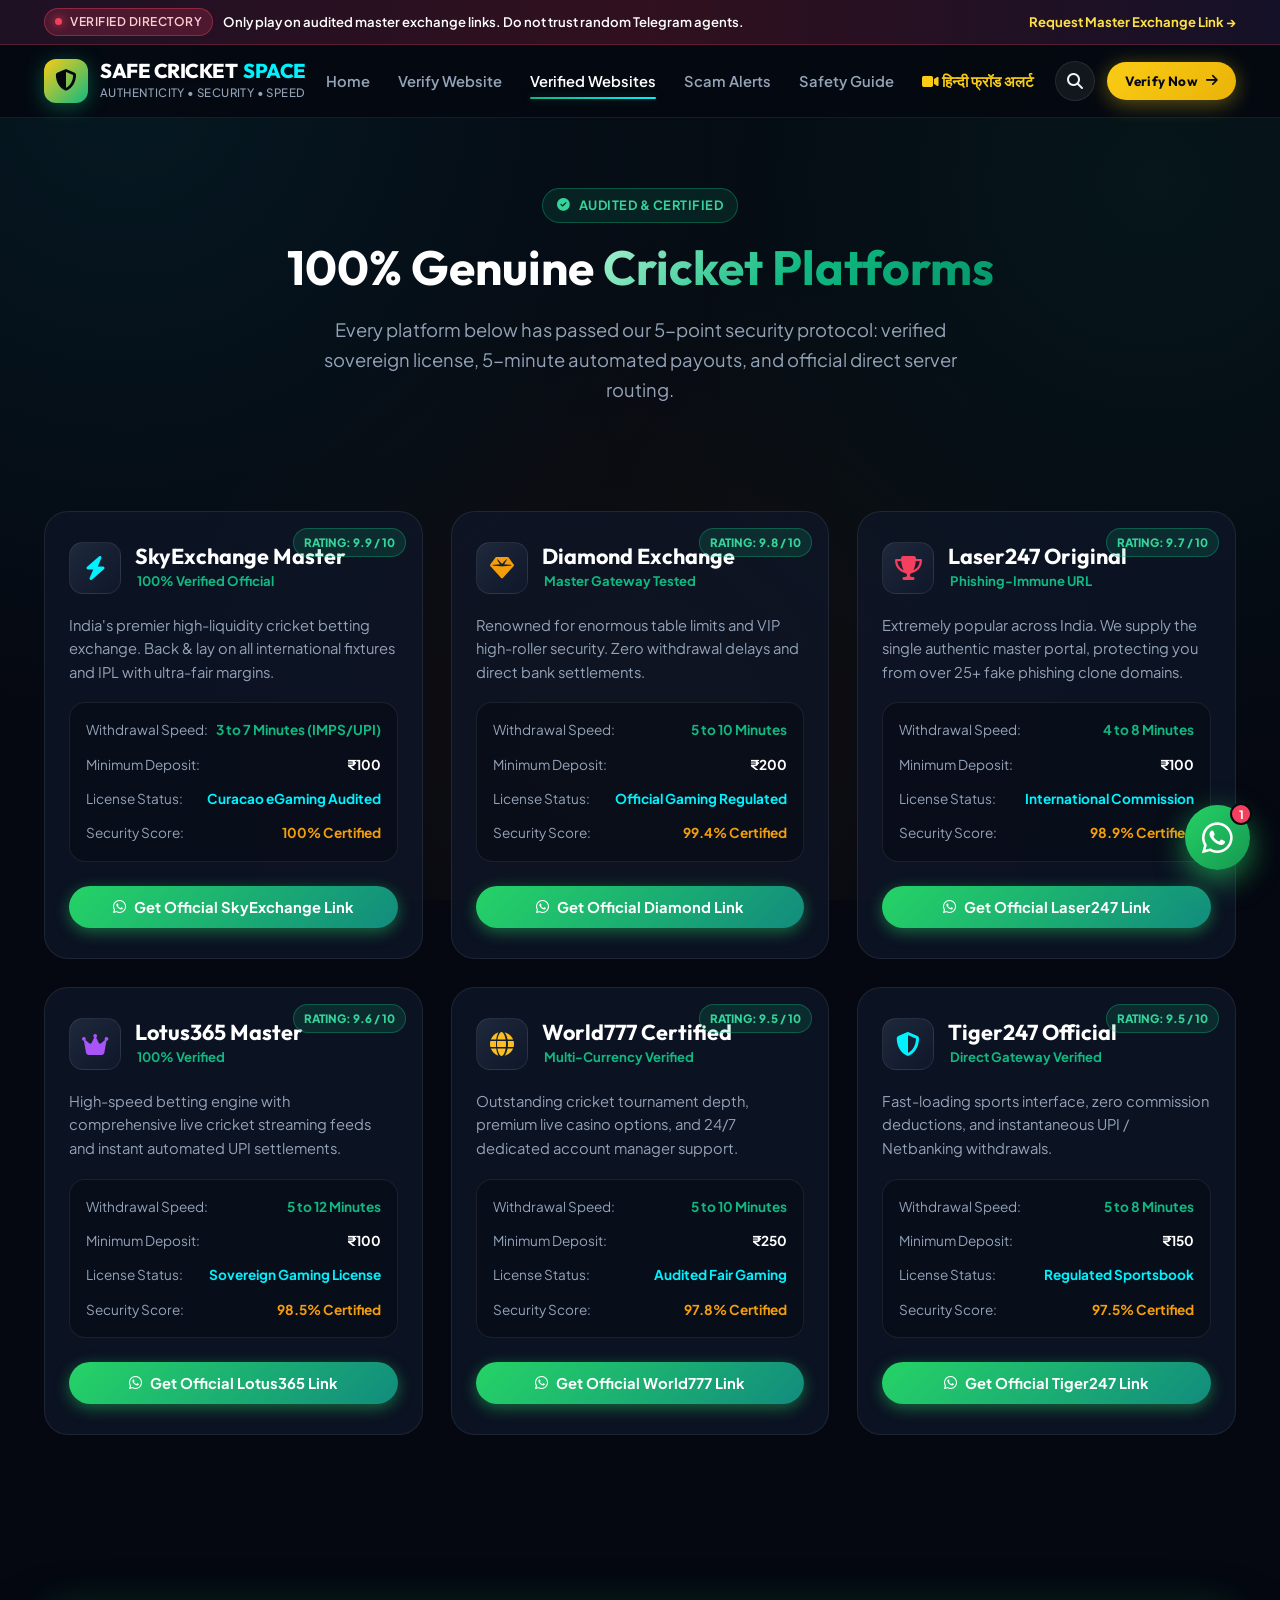
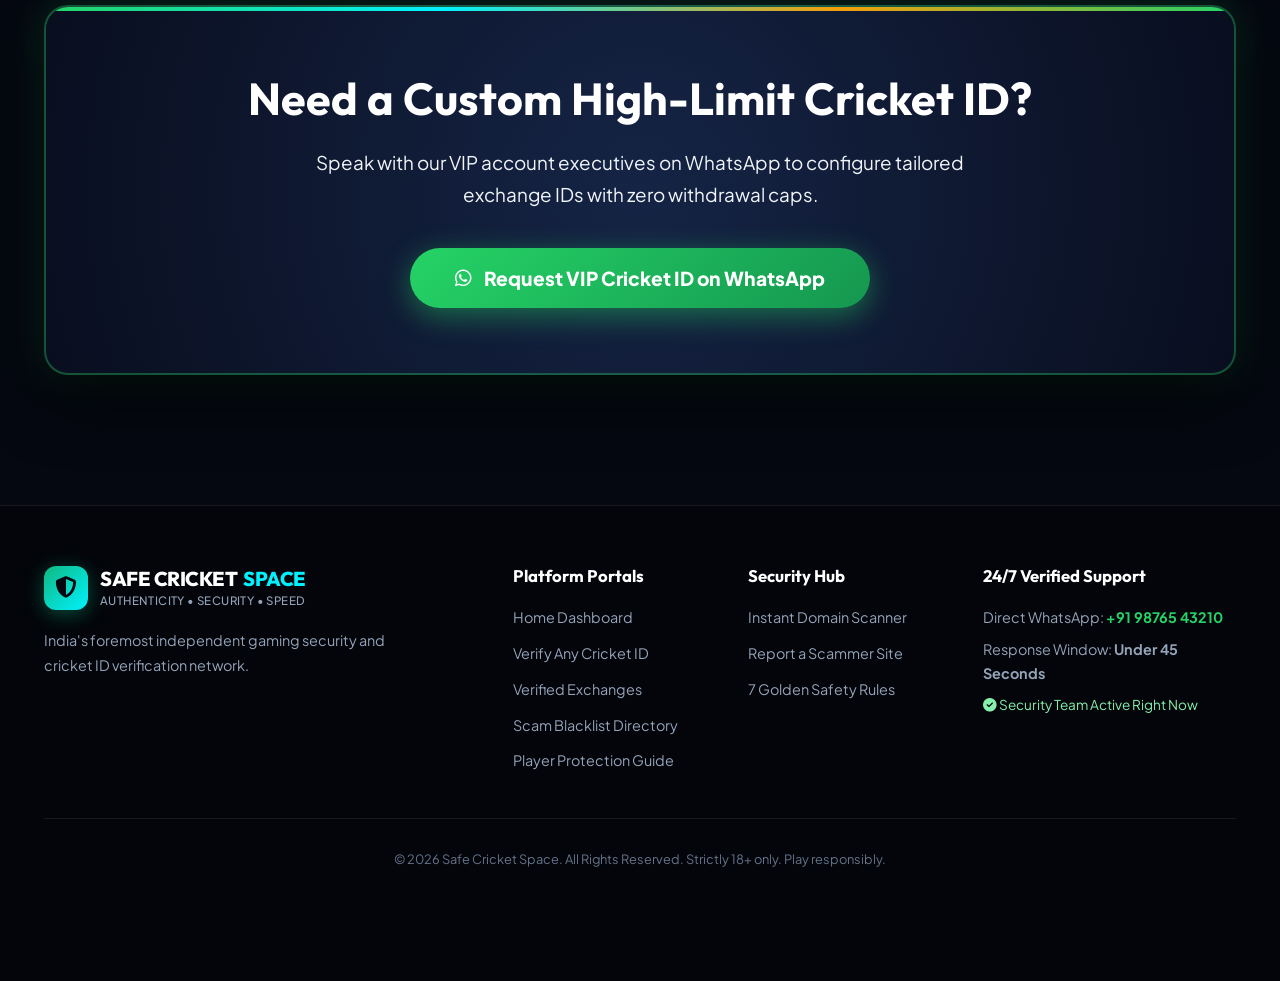
<file: cricket space/platforms.html>
<!DOCTYPE html>
<html lang="en">
<head>
  <meta charset="UTF-8">
  <meta name="viewport" content="width=device-width, initial-scale=1.0">
  <title>100% Verified Cricket Exchanges & ID Directory - Safe Cricket Space</title>
  <meta name="description" content="Browse our audited list of 100% authentic, licensed cricket platforms. Guaranteed 5-minute withdrawals, zero clone risks, and direct official WhatsApp links.">

  <!-- Favicon -->
  <link rel="icon" href="data:image/svg+xml,<svg xmlns='http://www.w3.org/2000/svg' viewBox='0 0 100 100'><text y='.9em' font-size='90'>🏏</text></svg>">

  <!-- Font Awesome 6 -->
  <link rel="stylesheet" href="https://cdnjs.cloudflare.com/ajax/libs/font-awesome/6.5.1/css/all.min.css">

  <!-- Core Stylesheet -->
  <link rel="stylesheet" href="style.css">
  <link rel="stylesheet" href="style_custom.css">
</head>
<body>

  <!-- Top Threat Radar Alert Bar -->
  <div class="threat-radar-bar">
    <div class="container threat-radar-content">
      <div style="display: flex; align-items: center; gap: 10px;">
        <span class="radar-pulse-tag">
          <span class="radar-dot"></span> VERIFIED DIRECTORY
        </span>
        <span>Only play on audited master exchange links. Do not trust random Telegram agents.</span>
      </div>
      <div>
        <a href="#whatsapp" class="radar-link wa-trigger" data-wa-action="platform">Request Master Exchange Link &rarr;</a>
      </div>
    </div>
  </div>

  <!-- Main Navigation Header -->
  <header class="main-header">
    <div class="container nav-container">
      <div class="nav-left-group">
        <button class="mobile-menu-btn" id="mobileMenuBtn" aria-label="Open Left Taskbar" title="Open Pages Taskbar">
          <i class="fa-solid fa-bars-staggered"></i>
        </button>

        <a href="index.html" class="brand-wrapper">
          <div class="brand-shield-icon" style="background: linear-gradient(135deg, #facc15 0%, #10b981 100%);">
            <i class="fa-solid fa-shield-halved" style="color: #050811;"></i>
          </div>
          <div class="brand-meta">
            <h2>SAFE CRICKET <span class="accent-space" style="color: #00f2fe;">SPACE</span></h2>
            <p>AUTHENTICITY &bull; SECURITY &bull; SPEED</p>
          </div>
        </a>
      </div>

      <nav class="desktop-nav">
        <a href="index.html" class="nav-link">Home</a>
        <a href="verify.html" class="nav-link">Verify Website</a>
        <a href="platforms.html" class="nav-link active">Verified Websites</a>
        <a href="blacklist.html" class="nav-link">Scam Alerts</a>
        <a href="guide.html" class="nav-link">Safety Guide</a>
        <a href="guide.html#hindiAwareness" class="nav-link" style="color: #facc15;"><i class="fa-solid fa-video"></i> हिन्दी फ्रॉड अलर्ट</a>
      </nav>

      <div class="nav-actions">
        <div class="nav-btn-group">
          <button class="nav-icon-btn" id="navSearchTrigger" title="Quick Search" onclick="window.location.href='verify.html'">
            <i class="fa-solid fa-magnifying-glass"></i>
          </button>

          <a href="verify.html" class="btn-yellow btn-yellow-sm">
            <span>Verify Now</span>
            <i class="fa-solid fa-arrow-right"></i>
          </a>
        </div>
      </div>
    </div>
  </header>

  <!-- Mobile Left Taskbar / Drawer Menu -->
  <div class="drawer-backdrop" id="drawerBackdrop"></div>
  <div class="mobile-drawer" id="mobileDrawer">
    <div class="drawer-header">
      <div class="brand-wrapper">
        <div class="brand-shield-icon" style="width: 36px; height: 36px; font-size: 1.1rem; background: linear-gradient(135deg, #facc15, #10b981);">
          <i class="fa-solid fa-shield-halved" style="color: #050811;"></i>
        </div>
        <div class="brand-meta">
          <h3 style="font-size: 1.1rem; color: #fff;">SAFE CRICKET <span style="color: #00f2fe;">SPACE</span></h3>
        </div>
      </div>
      <button id="closeDrawerBtn" style="background: none; color: #94a3b8; font-size: 1.5rem; border: none; cursor: pointer;">&times;</button>
    </div>

    <div class="drawer-taskbar-label">
      <i class="fa-solid fa-compass"></i> WEBSITE PAGES
    </div>

    <div class="drawer-links">
      <a href="index.html" class="drawer-link"><i class="fa-solid fa-house"></i> Home</a>
      <a href="verify.html" class="drawer-link"><i class="fa-solid fa-shield-virus"></i> Verify Website</a>
      <a href="platforms.html" class="drawer-link active"><i class="fa-solid fa-circle-check"></i> Verified Websites</a>
      <a href="blacklist.html" class="drawer-link"><i class="fa-solid fa-triangle-exclamation"></i> Scam Alerts</a>
      <a href="guide.html" class="drawer-link"><i class="fa-solid fa-book-shield"></i> Safety Guide</a>
      <a href="guide.html#hindiAwareness" class="drawer-link drawer-link-hindi"><i class="fa-solid fa-video"></i> हिन्दी फ्रॉड अलर्ट</a>
    </div>

    <div style="margin-top: auto;">
      <a href="#whatsapp" class="btn-yellow wa-trigger" data-wa-action="default" style="width: 100%; justify-content: center;">
        <i class="fa-brands fa-whatsapp"></i> Chat on WhatsApp (24/7)
      </a>
    </div>
  </div>

  <!-- Page Header -->
  <section style="padding: 70px 0 30px; text-align: center;">
    <div class="container">
      <span class="badge badge-verified" style="margin-bottom: 16px;">
        <i class="fa-solid fa-circle-check"></i> AUDITED & CERTIFIED
      </span>
      <h1 style="font-size: 3rem; margin-bottom: 18px;">
        100% Genuine <span class="gradient-text-emerald">Cricket Platforms</span>
      </h1>
      <p style="color: var(--text-muted); font-size: 1.15rem; max-width: 680px; margin: 0 auto;">
        Every platform below has passed our 5-point security protocol: verified sovereign license, 5-minute automated payouts, and official direct server routing.
      </p>
    </div>
  </section>

  <!-- Platforms Grid -->
  <section style="padding: 30px 0 80px;">
    <div class="container">
      <div class="platforms-grid">
        <!-- Platform 1 -->
        <div class="platform-card">
          <div class="platform-card-badge">Rating: 9.9 / 10</div>
          <div>
            <div class="platform-brand-info">
              <div class="platform-avatar">
                <i class="fa-solid fa-bolt"></i>
              </div>
              <div>
                <h3 style="font-size: 1.35rem; color: #fff;">SkyExchange Master</h3>
                <p style="color: var(--emerald-main); font-size: 0.82rem; font-weight: 700;">
                  <i class="fa-solid fa-shield-check"></i> 100% Verified Official
                </p>
              </div>
            </div>

            <p style="color: var(--text-muted); font-size: 0.92rem; line-height: 1.6;">
              India's premier high-liquidity cricket betting exchange. Back & lay on all international fixtures and IPL with ultra-fair margins.
            </p>

            <div class="platform-stats-table">
              <div class="p-stat-row">
                <span class="label">Withdrawal Speed:</span>
                <span class="val" style="color: var(--emerald-main);">3 to 7 Minutes (IMPS/UPI)</span>
              </div>
              <div class="p-stat-row">
                <span class="label">Minimum Deposit:</span>
                <span class="val">₹100</span>
              </div>
              <div class="p-stat-row">
                <span class="label">License Status:</span>
                <span class="val" style="color: var(--cyan-neon);">Curacao eGaming Audited</span>
              </div>
              <div class="p-stat-row">
                <span class="label">Security Score:</span>
                <span class="val" style="color: var(--gold-accent);">100% Certified</span>
              </div>
            </div>
          </div>

          <button class="btn-get-platform-link wa-trigger" data-wa-custom="Hello Safe Cricket Space! Please provide me with the 100% authentic, verified SkyExchange Master ID link with instant 5-minute withdrawals.">
            <i class="fa-brands fa-whatsapp"></i> Get Official SkyExchange Link
          </button>
        </div>

        <!-- Platform 2 -->
        <div class="platform-card">
          <div class="platform-card-badge">Rating: 9.8 / 10</div>
          <div>
            <div class="platform-brand-info">
              <div class="platform-avatar" style="color: var(--gold-accent);">
                <i class="fa-solid fa-gem"></i>
              </div>
              <div>
                <h3 style="font-size: 1.35rem; color: #fff;">Diamond Exchange</h3>
                <p style="color: var(--emerald-main); font-size: 0.82rem; font-weight: 700;">
                  <i class="fa-solid fa-shield-check"></i> Master Gateway Tested
                </p>
              </div>
            </div>

            <p style="color: var(--text-muted); font-size: 0.92rem; line-height: 1.6;">
              Renowned for enormous table limits and VIP high-roller security. Zero withdrawal delays and direct bank settlements.
            </p>

            <div class="platform-stats-table">
              <div class="p-stat-row">
                <span class="label">Withdrawal Speed:</span>
                <span class="val" style="color: var(--emerald-main);">5 to 10 Minutes</span>
              </div>
              <div class="p-stat-row">
                <span class="label">Minimum Deposit:</span>
                <span class="val">₹200</span>
              </div>
              <div class="p-stat-row">
                <span class="label">License Status:</span>
                <span class="val" style="color: var(--cyan-neon);">Official Gaming Regulated</span>
              </div>
              <div class="p-stat-row">
                <span class="label">Security Score:</span>
                <span class="val" style="color: var(--gold-accent);">99.4% Certified</span>
              </div>
            </div>
          </div>

          <button class="btn-get-platform-link wa-trigger" data-wa-custom="Hello Safe Cricket Space! Please send me the 100% official Diamond Exchange ID link with instant withdrawal guarantee.">
            <i class="fa-brands fa-whatsapp"></i> Get Official Diamond Link
          </button>
        </div>

        <!-- Platform 3 -->
        <div class="platform-card">
          <div class="platform-card-badge">Rating: 9.7 / 10</div>
          <div>
            <div class="platform-brand-info">
              <div class="platform-avatar" style="color: var(--danger-coral);">
                <i class="fa-solid fa-trophy"></i>
              </div>
              <div>
                <h3 style="font-size: 1.35rem; color: #fff;">Laser247 Original</h3>
                <p style="color: var(--emerald-main); font-size: 0.82rem; font-weight: 700;">
                  <i class="fa-solid fa-shield-check"></i> Phishing-Immune URL
                </p>
              </div>
            </div>

            <p style="color: var(--text-muted); font-size: 0.92rem; line-height: 1.6;">
              Extremely popular across India. We supply the single authentic master portal, protecting you from over 25+ fake phishing clone domains.
            </p>

            <div class="platform-stats-table">
              <div class="p-stat-row">
                <span class="label">Withdrawal Speed:</span>
                <span class="val" style="color: var(--emerald-main);">4 to 8 Minutes</span>
              </div>
              <div class="p-stat-row">
                <span class="label">Minimum Deposit:</span>
                <span class="val">₹100</span>
              </div>
              <div class="p-stat-row">
                <span class="label">License Status:</span>
                <span class="val" style="color: var(--cyan-neon);">International Commission</span>
              </div>
              <div class="p-stat-row">
                <span class="label">Security Score:</span>
                <span class="val" style="color: var(--gold-accent);">98.9% Certified</span>
              </div>
            </div>
          </div>

          <button class="btn-get-platform-link wa-trigger" data-wa-custom="Hello Safe Cricket Space! I need the authentic, official Laser247 Original link. Please save me from fake clones.">
            <i class="fa-brands fa-whatsapp"></i> Get Official Laser247 Link
          </button>
        </div>

        <!-- Platform 4 -->
        <div class="platform-card">
          <div class="platform-card-badge">Rating: 9.6 / 10</div>
          <div>
            <div class="platform-brand-info">
              <div class="platform-avatar" style="color: #a855f7;">
                <i class="fa-solid fa-crown"></i>
              </div>
              <div>
                <h3 style="font-size: 1.35rem; color: #fff;">Lotus365 Master</h3>
                <p style="color: var(--emerald-main); font-size: 0.82rem; font-weight: 700;">
                  <i class="fa-solid fa-shield-check"></i> 100% Verified
                </p>
              </div>
            </div>

            <p style="color: var(--text-muted); font-size: 0.92rem; line-height: 1.6;">
              High-speed betting engine with comprehensive live cricket streaming feeds and instant automated UPI settlements.
            </p>

            <div class="platform-stats-table">
              <div class="p-stat-row">
                <span class="label">Withdrawal Speed:</span>
                <span class="val" style="color: var(--emerald-main);">5 to 12 Minutes</span>
              </div>
              <div class="p-stat-row">
                <span class="label">Minimum Deposit:</span>
                <span class="val">₹100</span>
              </div>
              <div class="p-stat-row">
                <span class="label">License Status:</span>
                <span class="val" style="color: var(--cyan-neon);">Sovereign Gaming License</span>
              </div>
              <div class="p-stat-row">
                <span class="label">Security Score:</span>
                <span class="val" style="color: var(--gold-accent);">98.5% Certified</span>
              </div>
            </div>
          </div>

          <button class="btn-get-platform-link wa-trigger" data-wa-custom="Hello Safe Cricket Space! Please provide the official Lotus365 Master ID link.">
            <i class="fa-brands fa-whatsapp"></i> Get Official Lotus365 Link
          </button>
        </div>

        <!-- Platform 5 -->
        <div class="platform-card">
          <div class="platform-card-badge">Rating: 9.5 / 10</div>
          <div>
            <div class="platform-brand-info">
              <div class="platform-avatar" style="color: var(--gold-light);">
                <i class="fa-solid fa-globe"></i>
              </div>
              <div>
                <h3 style="font-size: 1.35rem; color: #fff;">World777 Certified</h3>
                <p style="color: var(--emerald-main); font-size: 0.82rem; font-weight: 700;">
                  <i class="fa-solid fa-shield-check"></i> Multi-Currency Verified
                </p>
              </div>
            </div>

            <p style="color: var(--text-muted); font-size: 0.92rem; line-height: 1.6;">
              Outstanding cricket tournament depth, premium live casino options, and 24/7 dedicated account manager support.
            </p>

            <div class="platform-stats-table">
              <div class="p-stat-row">
                <span class="label">Withdrawal Speed:</span>
                <span class="val" style="color: var(--emerald-main);">5 to 10 Minutes</span>
              </div>
              <div class="p-stat-row">
                <span class="label">Minimum Deposit:</span>
                <span class="val">₹250</span>
              </div>
              <div class="p-stat-row">
                <span class="label">License Status:</span>
                <span class="val" style="color: var(--cyan-neon);">Audited Fair Gaming</span>
              </div>
              <div class="p-stat-row">
                <span class="label">Security Score:</span>
                <span class="val" style="color: var(--gold-accent);">97.8% Certified</span>
              </div>
            </div>
          </div>

          <button class="btn-get-platform-link wa-trigger" data-wa-custom="Hello Safe Cricket Space! Please send me the 100% authentic World777 platform link.">
            <i class="fa-brands fa-whatsapp"></i> Get Official World777 Link
          </button>
        </div>

        <!-- Platform 6 -->
        <div class="platform-card">
          <div class="platform-card-badge">Rating: 9.5 / 10</div>
          <div>
            <div class="platform-brand-info">
              <div class="platform-avatar" style="color: var(--cyan-neon);">
                <i class="fa-solid fa-shield-halved"></i>
              </div>
              <div>
                <h3 style="font-size: 1.35rem; color: #fff;">Tiger247 Official</h3>
                <p style="color: var(--emerald-main); font-size: 0.82rem; font-weight: 700;">
                  <i class="fa-solid fa-shield-check"></i> Direct Gateway Verified
                </p>
              </div>
            </div>

            <p style="color: var(--text-muted); font-size: 0.92rem; line-height: 1.6;">
              Fast-loading sports interface, zero commission deductions, and instantaneous UPI / Netbanking withdrawals.
            </p>

            <div class="platform-stats-table">
              <div class="p-stat-row">
                <span class="label">Withdrawal Speed:</span>
                <span class="val" style="color: var(--emerald-main);">5 to 8 Minutes</span>
              </div>
              <div class="p-stat-row">
                <span class="label">Minimum Deposit:</span>
                <span class="val">₹150</span>
              </div>
              <div class="p-stat-row">
                <span class="label">License Status:</span>
                <span class="val" style="color: var(--cyan-neon);">Regulated Sportsbook</span>
              </div>
              <div class="p-stat-row">
                <span class="label">Security Score:</span>
                <span class="val" style="color: var(--gold-accent);">97.5% Certified</span>
              </div>
            </div>
          </div>

          <button class="btn-get-platform-link wa-trigger" data-wa-custom="Hello Safe Cricket Space! Please provide me with the authentic Tiger247 official link.">
            <i class="fa-brands fa-whatsapp"></i> Get Official Tiger247 Link
          </button>
        </div>
      </div>
    </div>
  </section>

  <!-- Final CTA -->
  <section class="conversion-banner-wrap" id="whatsapp">
    <div class="container">
      <div class="conversion-card">
        <h2 class="conversion-title">Need a Custom High-Limit Cricket ID?</h2>
        <p class="conversion-desc">
          Speak with our VIP account executives on WhatsApp to configure tailored exchange IDs with zero withdrawal caps.
        </p>
        <button class="btn-primary-wa wa-trigger" data-wa-action="platform" style="font-size: 1.2rem; padding: 18px 45px;">
          <i class="fa-brands fa-whatsapp"></i> Request VIP Cricket ID on WhatsApp
        </button>
      </div>
    </div>
  </section>

  <!-- Footer -->
  <footer class="site-footer">
    <div class="container">
      <div class="footer-grid-layout">
        <div class="footer-col">
          <div class="brand-wrapper" style="margin-bottom: 18px;">
            <div class="brand-shield-icon">
              <i class="fa-solid fa-shield-halved"></i>
            </div>
            <div class="brand-meta">
              <h2>SAFE CRICKET <span class="accent-space">SPACE</span></h2>
              <p>AUTHENTICITY &bull; SECURITY &bull; SPEED</p>
            </div>
          </div>
          <p style="max-width: 360px; line-height: 1.7; margin-bottom: 20px;">
            India's foremost independent gaming security and cricket ID verification network.
          </p>
        </div>

        <div class="footer-col">
          <h4>Platform Portals</h4>
          <div class="footer-links-list">
            <a href="index.html">Home Dashboard</a>
            <a href="verify.html">Verify Any Cricket ID</a>
            <a href="platforms.html">Verified Exchanges</a>
            <a href="blacklist.html">Scam Blacklist Directory</a>
            <a href="guide.html">Player Protection Guide</a>
          </div>
        </div>

        <div class="footer-col">
          <h4>Security Hub</h4>
          <div class="footer-links-list">
            <a href="verify.html">Instant Domain Scanner</a>
            <a href="blacklist.html#report">Report a Scammer Site</a>
            <a href="guide.html#rules">7 Golden Safety Rules</a>
          </div>
        </div>

        <div class="footer-col">
          <h4>24/7 Verified Support</h4>
          <p style="margin-bottom: 8px;">Direct WhatsApp: <strong style="color: var(--wa-green);">+91 98765 43210</strong></p>
          <p style="margin-bottom: 8px;">Response Window: <strong>Under 45 Seconds</strong></p>
          <p style="color: #86efac; font-size: 0.85rem;"><i class="fa-solid fa-circle-check"></i> Security Team Active Right Now</p>
        </div>
      </div>

      <div class="footer-compliance-note">
        <p>&copy; 2026 Safe Cricket Space. All Rights Reserved. Strictly 18+ only. Play responsibly.</p>
      </div>
    </div>
  </footer>

  <!-- Floating WhatsApp Action Button -->
  <div class="floating-wa-anchor wa-trigger" data-wa-action="platform" title="Chat on WhatsApp">
    <div class="floating-wa-btn">
      <i class="fa-brands fa-whatsapp"></i>
      <span class="floating-unread-dot">1</span>
    </div>
  </div>

  <!-- ==========================================================================
       MOBILE APP BOTTOM NAVIGATION BAR
       ========================================================================== -->
  <div class="mobile-app-bottom-bar">
    <div class="mobile-nav-items-row">
      <a href="index.html" class="mobile-nav-item">
        <i class="fa-solid fa-house"></i>
        <span>Home</span>
      </a>
      <a href="verify.html" class="mobile-nav-item highlight-verify">
        <i class="fa-solid fa-shield-virus"></i>
        <span>Verify</span>
      </a>
      <a href="platforms.html" class="mobile-nav-item active">
        <i class="fa-solid fa-circle-check"></i>
        <span>Platforms</span>
      </a>
      <a href="blacklist.html" class="mobile-nav-item">
        <i class="fa-solid fa-bell"></i>
        <span>Alerts</span>
      </a>
      <a href="guide.html" class="mobile-nav-item">
        <i class="fa-solid fa-book-shield"></i>
        <span>Guide</span>
      </a>
      <a href="#whatsapp" class="mobile-nav-item wa-trigger" style="color: #25D366;">
        <i class="fa-brands fa-whatsapp"></i>
        <span>WhatsApp</span>
      </a>
    </div>
  </div>

  <script src="config.js"></script>
  <script src="script.js"></script>
</body>
</html>
</file>
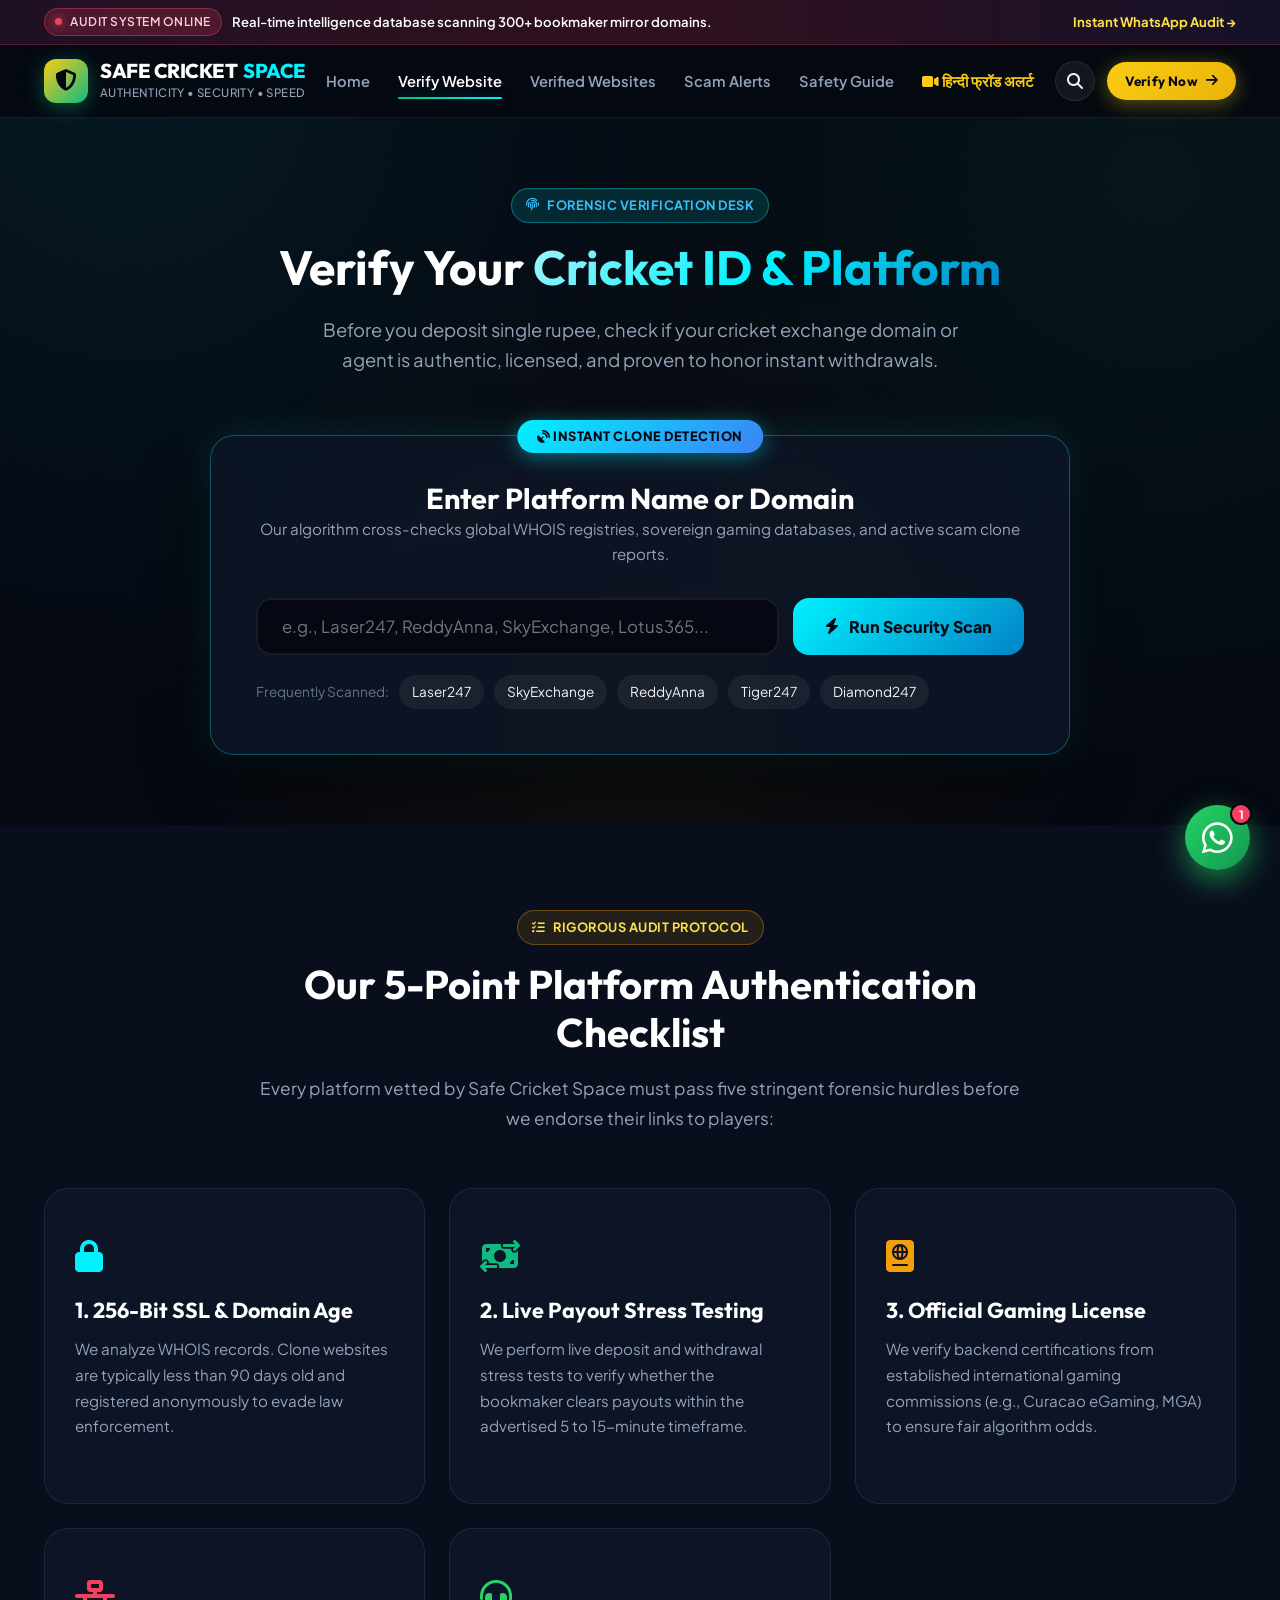
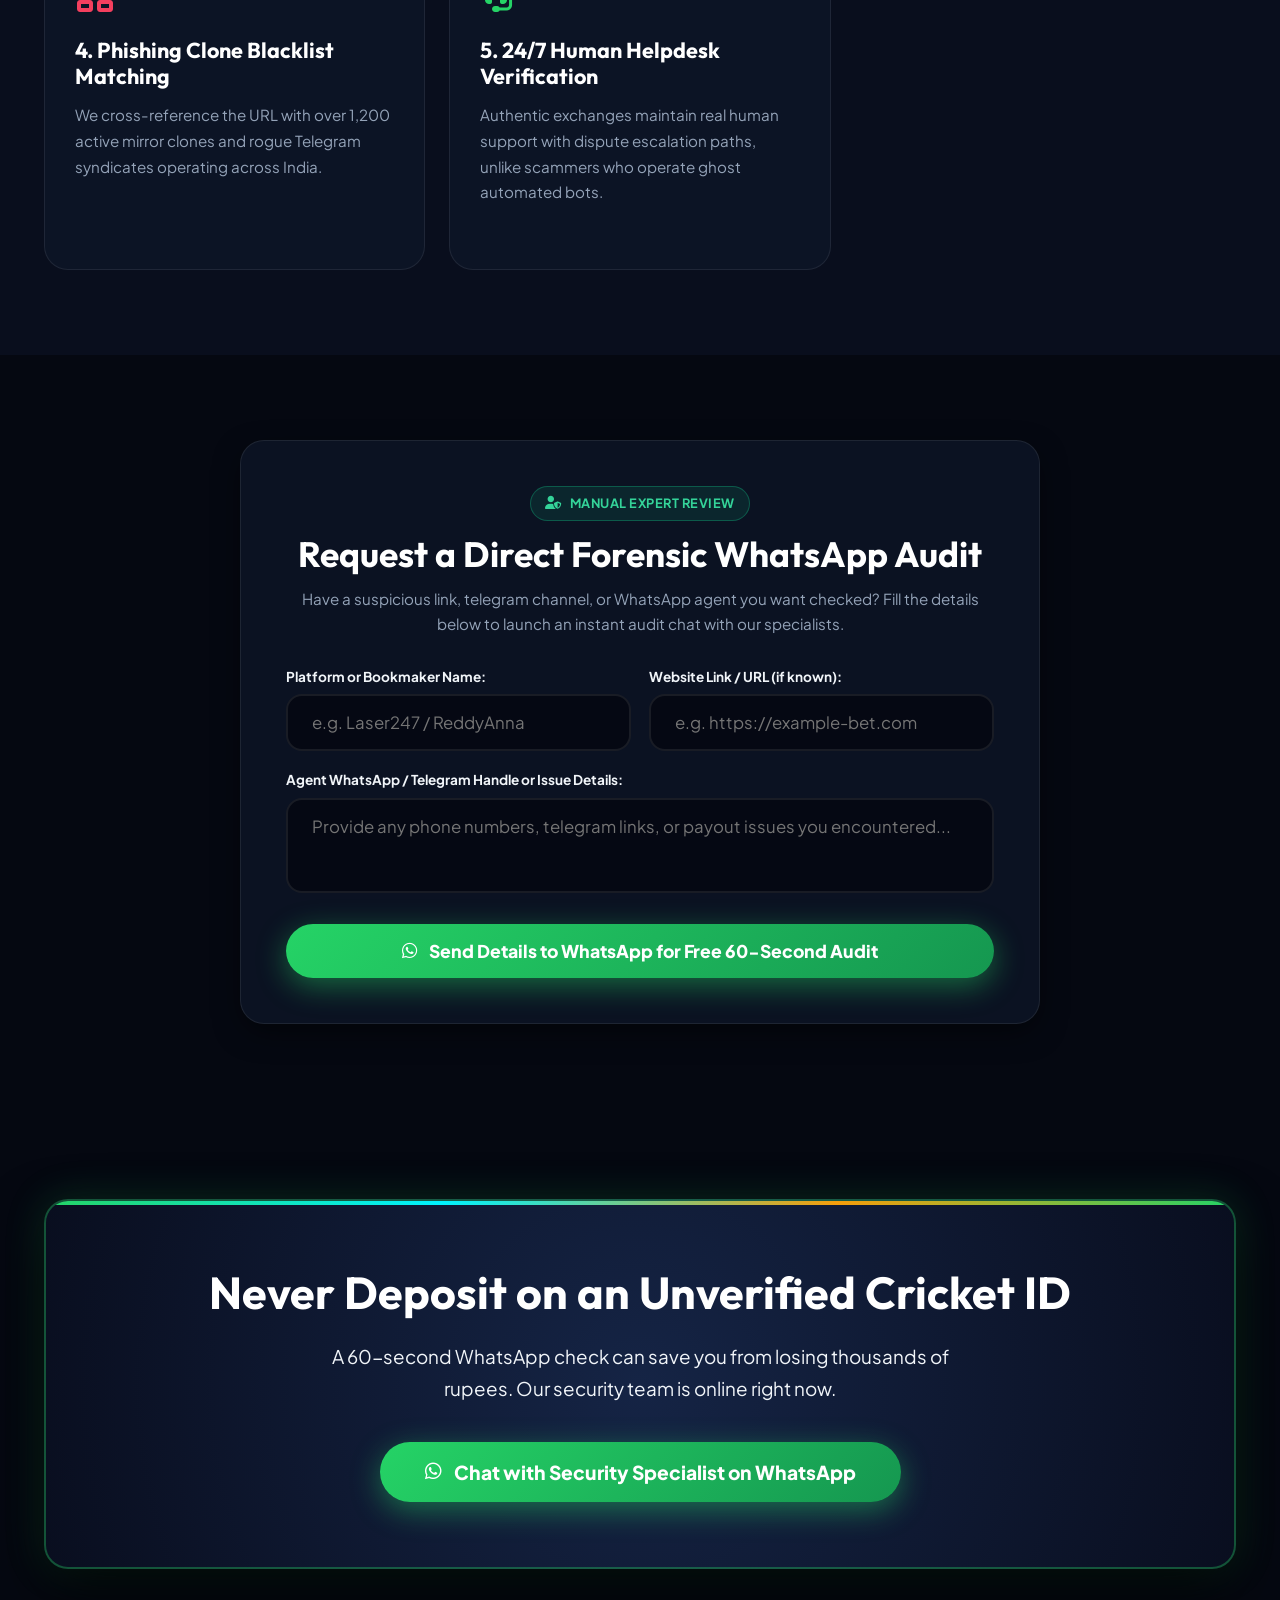
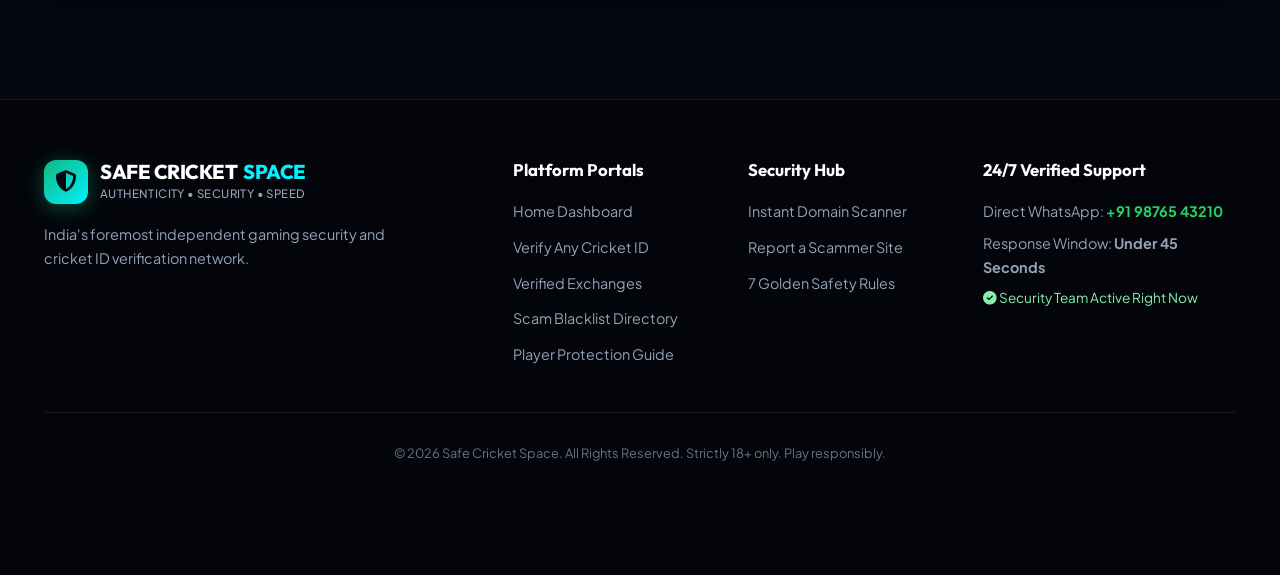
<file: cricket space/verify.html>
<!DOCTYPE html>
<html lang="en">
<head>
  <meta charset="UTF-8">
  <meta name="viewport" content="width=device-width, initial-scale=1.0">
  <title>Verify Cricket ID & Website Legitimacy - Safe Cricket Space</title>
  <meta name="description" content="Submit any cricket platform URL, bookmaker domain, or WhatsApp agent number to verify its legitimacy before depositing your funds. Free 24/7 security scans.">

  <!-- Favicon -->
  <link rel="icon" href="data:image/svg+xml,<svg xmlns='http://www.w3.org/2000/svg' viewBox='0 0 100 100'><text y='.9em' font-size='90'>🔍</text></svg>">

  <!-- Font Awesome 6 -->
  <link rel="stylesheet" href="https://cdnjs.cloudflare.com/ajax/libs/font-awesome/6.5.1/css/all.min.css">

  <!-- Core Stylesheet -->
  <link rel="stylesheet" href="style.css">
  <link rel="stylesheet" href="style_custom.css">
</head>
<body>

  <!-- Top Threat Radar Alert Bar -->
  <div class="threat-radar-bar">
    <div class="container threat-radar-content">
      <div style="display: flex; align-items: center; gap: 10px;">
        <span class="radar-pulse-tag">
          <span class="radar-dot"></span> AUDIT SYSTEM ONLINE
        </span>
        <span>Real-time intelligence database scanning 300+ bookmaker mirror domains.</span>
      </div>
      <div>
        <a href="#whatsapp" class="radar-link wa-trigger" data-wa-action="verify">Instant WhatsApp Audit &rarr;</a>
      </div>
    </div>
  </div>

  <!-- Main Navigation Header -->
  <header class="main-header">
    <div class="container nav-container">
      <div class="nav-left-group">
        <button class="mobile-menu-btn" id="mobileMenuBtn" aria-label="Open Left Taskbar" title="Open Pages Taskbar">
          <i class="fa-solid fa-bars-staggered"></i>
        </button>

        <a href="index.html" class="brand-wrapper">
          <div class="brand-shield-icon" style="background: linear-gradient(135deg, #facc15 0%, #10b981 100%);">
            <i class="fa-solid fa-shield-halved" style="color: #050811;"></i>
          </div>
          <div class="brand-meta">
            <h2>SAFE CRICKET <span class="accent-space" style="color: #00f2fe;">SPACE</span></h2>
            <p>AUTHENTICITY &bull; SECURITY &bull; SPEED</p>
          </div>
        </a>
      </div>

      <nav class="desktop-nav">
        <a href="index.html" class="nav-link">Home</a>
        <a href="verify.html" class="nav-link active">Verify Website</a>
        <a href="platforms.html" class="nav-link">Verified Websites</a>
        <a href="blacklist.html" class="nav-link">Scam Alerts</a>
        <a href="guide.html" class="nav-link">Safety Guide</a>
        <a href="guide.html#hindiAwareness" class="nav-link" style="color: #facc15;"><i class="fa-solid fa-video"></i> हिन्दी फ्रॉड अलर्ट</a>
      </nav>

      <div class="nav-actions">
        <div class="nav-btn-group">
          <button class="nav-icon-btn" id="navSearchTrigger" title="Quick Search" onclick="document.getElementById('domainScanInput').focus()">
            <i class="fa-solid fa-magnifying-glass"></i>
          </button>

          <a href="verify.html" class="btn-yellow btn-yellow-sm">
            <span>Verify Now</span>
            <i class="fa-solid fa-arrow-right"></i>
          </a>
        </div>
      </div>
    </div>
  </header>

  <!-- Mobile Left Taskbar / Drawer Menu -->
  <div class="drawer-backdrop" id="drawerBackdrop"></div>
  <div class="mobile-drawer" id="mobileDrawer">
    <div class="drawer-header">
      <div class="brand-wrapper">
        <div class="brand-shield-icon" style="width: 36px; height: 36px; font-size: 1.1rem; background: linear-gradient(135deg, #facc15, #10b981);">
          <i class="fa-solid fa-shield-halved" style="color: #050811;"></i>
        </div>
        <div class="brand-meta">
          <h3 style="font-size: 1.1rem; color: #fff;">SAFE CRICKET <span style="color: #00f2fe;">SPACE</span></h3>
        </div>
      </div>
      <button id="closeDrawerBtn" style="background: none; color: #94a3b8; font-size: 1.5rem; border: none; cursor: pointer;">&times;</button>
    </div>

    <div class="drawer-taskbar-label">
      <i class="fa-solid fa-compass"></i> WEBSITE PAGES
    </div>

    <div class="drawer-links">
      <a href="index.html" class="drawer-link"><i class="fa-solid fa-house"></i> Home</a>
      <a href="verify.html" class="drawer-link active"><i class="fa-solid fa-shield-virus"></i> Verify Website</a>
      <a href="platforms.html" class="drawer-link"><i class="fa-solid fa-circle-check"></i> Verified Websites</a>
      <a href="blacklist.html" class="drawer-link"><i class="fa-solid fa-triangle-exclamation"></i> Scam Alerts</a>
      <a href="guide.html" class="drawer-link"><i class="fa-solid fa-book-shield"></i> Safety Guide</a>
      <a href="guide.html#hindiAwareness" class="drawer-link drawer-link-hindi"><i class="fa-solid fa-video"></i> हिन्दी फ्रॉड अलर्ट</a>
    </div>

    <div style="margin-top: auto;">
      <a href="#whatsapp" class="btn-yellow wa-trigger" data-wa-action="default" style="width: 100%; justify-content: center;">
        <i class="fa-brands fa-whatsapp"></i> Chat on WhatsApp (24/7)
      </a>
    </div>
  </div>

  <!-- Page Header -->
  <section style="padding: 70px 0 40px; text-align: center; position: relative;">
    <div class="container">
      <span class="badge badge-cyan" style="margin-bottom: 16px;">
        <i class="fa-solid fa-fingerprint"></i> FORENSIC VERIFICATION DESK
      </span>
      <h1 style="font-size: 3rem; margin-bottom: 18px;">
        Verify Your <span class="gradient-text-cyan">Cricket ID & Platform</span>
      </h1>
      <p style="color: var(--text-muted); font-size: 1.15rem; max-width: 680px; margin: 0 auto;">
        Before you deposit single rupee, check if your cricket exchange domain or agent is authentic, licensed, and proven to honor instant withdrawals.
      </p>
    </div>
  </section>

  <!-- Interactive Scanner Section -->
  <section style="padding: 20px 0 70px;">
    <div class="container">
      <div class="scanner-widget-card">
        <div class="scanner-top-chip">
          <i class="fa-solid fa-satellite-dish"></i> INSTANT CLONE DETECTION
        </div>

        <div style="text-align: center; margin-bottom: 25px;">
          <h3 style="font-size: 1.8rem;">Enter Platform Name or Domain</h3>
          <p style="color: var(--text-muted); font-size: 0.95rem;">
            Our algorithm cross-checks global WHOIS registries, sovereign gaming databases, and active scam clone reports.
          </p>
        </div>

        <div class="scanner-input-wrapper">
          <input type="text" id="domainScanInput" class="scanner-text-input" placeholder="e.g., Laser247, ReddyAnna, SkyExchange, Lotus365...">
          <button id="domainScanBtn" class="btn-scan-action">
            <i class="fa-solid fa-bolt"></i> Run Security Scan
          </button>
        </div>

        <div class="quick-scan-pills">
          <span>Frequently Scanned:</span>
          <span class="quick-pill" data-site="Laser247">Laser247</span>
          <span class="quick-pill" data-site="SkyExchange">SkyExchange</span>
          <span class="quick-pill" data-site="ReddyAnna">ReddyAnna</span>
          <span class="quick-pill" data-site="Tiger247">Tiger247</span>
          <span class="quick-pill" data-site="Diamond247">Diamond247</span>
        </div>

        <div id="scanOutput" class="scan-output-box"></div>
      </div>
    </div>
  </section>

  <!-- 5-Point Security Audit Framework -->
  <section class="section-wrapper" style="background: var(--bg-secondary);">
    <div class="container">
      <div class="section-header-center">
        <span class="badge badge-gold">
          <i class="fa-solid fa-list-check"></i> RIGOROUS AUDIT PROTOCOL
        </span>
        <h2 class="section-heading">Our 5-Point Platform Authentication Checklist</h2>
        <p class="section-subtext">
          Every platform vetted by Safe Cricket Space must pass five stringent forensic hurdles before we endorse their links to players:
        </p>
      </div>

      <div style="display: grid; grid-template-columns: repeat(auto-fit, minmax(320px, 1fr)); gap: 24px;">
        <div class="pillar-box">
          <div style="color: var(--cyan-neon); font-size: 2rem; margin-bottom: 16px;"><i class="fa-solid fa-lock"></i></div>
          <h3>1. 256-Bit SSL & Domain Age</h3>
          <p>We analyze WHOIS records. Clone websites are typically less than 90 days old and registered anonymously to evade law enforcement.</p>
        </div>

        <div class="pillar-box">
          <div style="color: var(--emerald-main); font-size: 2rem; margin-bottom: 16px;"><i class="fa-solid fa-money-bill-transfer"></i></div>
          <h3>2. Live Payout Stress Testing</h3>
          <p>We perform live deposit and withdrawal stress tests to verify whether the bookmaker clears payouts within the advertised 5 to 15-minute timeframe.</p>
        </div>

        <div class="pillar-box">
          <div style="color: var(--gold-accent); font-size: 2rem; margin-bottom: 16px;"><i class="fa-solid fa-passport"></i></div>
          <h3>3. Official Gaming License</h3>
          <p>We verify backend certifications from established international gaming commissions (e.g., Curacao eGaming, MGA) to ensure fair algorithm odds.</p>
        </div>

        <div class="pillar-box">
          <div style="color: var(--danger-coral); font-size: 2rem; margin-bottom: 16px;"><i class="fa-solid fa-network-wired"></i></div>
          <h3>4. Phishing Clone Blacklist Matching</h3>
          <p>We cross-reference the URL with over 1,200 active mirror clones and rogue Telegram syndicates operating across India.</p>
        </div>

        <div class="pillar-box">
          <div style="color: var(--wa-green); font-size: 2rem; margin-bottom: 16px;"><i class="fa-solid fa-headset"></i></div>
          <h3>5. 24/7 Human Helpdesk Verification</h3>
          <p>Authentic exchanges maintain real human support with dispute escalation paths, unlike scammers who operate ghost automated bots.</p>
        </div>
      </div>
    </div>
  </section>

  <!-- Request Manual WhatsApp Audit Form Section -->
  <section class="section-wrapper">
    <div class="container">
      <div style="max-width: 800px; margin: 0 auto; background: var(--bg-card); border: 1px solid var(--border-subtle); border-radius: var(--radius-lg); padding: 45px; box-shadow: var(--shadow-card);">
        <div style="text-align: center; margin-bottom: 30px;">
          <span class="badge badge-verified" style="margin-bottom: 12px;">
            <i class="fa-solid fa-user-shield"></i> MANUAL EXPERT REVIEW
          </span>
          <h2 style="font-size: 2.2rem; margin-bottom: 10px;">Request a Direct Forensic WhatsApp Audit</h2>
          <p style="color: var(--text-muted); font-size: 0.95rem;">
            Have a suspicious link, telegram channel, or WhatsApp agent you want checked? Fill the details below to launch an instant audit chat with our specialists.
          </p>
        </div>

        <form id="manualAuditForm" onsubmit="event.preventDefault(); submitManualAudit();">
          <div style="display: grid; grid-template-columns: 1fr 1fr; gap: 18px; margin-bottom: 18px;">
            <div>
              <label style="display: block; font-size: 0.85rem; font-weight: 700; margin-bottom: 6px;">Platform or Bookmaker Name:</label>
              <input type="text" id="auditSiteName" class="scanner-text-input" style="width: 100%;" placeholder="e.g. Laser247 / ReddyAnna" required>
            </div>
            <div>
              <label style="display: block; font-size: 0.85rem; font-weight: 700; margin-bottom: 6px;">Website Link / URL (if known):</label>
              <input type="text" id="auditSiteUrl" class="scanner-text-input" style="width: 100%;" placeholder="e.g. https://example-bet.com">
            </div>
          </div>

          <div style="margin-bottom: 24px;">
            <label style="display: block; font-size: 0.85rem; font-weight: 700; margin-bottom: 6px;">Agent WhatsApp / Telegram Handle or Issue Details:</label>
            <textarea id="auditDetails" class="scanner-text-input" style="width: 100%; height: 95px; resize: none;" placeholder="Provide any phone numbers, telegram links, or payout issues you encountered..."></textarea>
          </div>

          <button type="submit" class="btn-primary-wa pulse-wa-glow" style="width: 100%; padding: 16px; font-size: 1.1rem;">
            <i class="fa-brands fa-whatsapp"></i>
            <span>Send Details to WhatsApp for Free 60-Second Audit</span>
          </button>
        </form>
      </div>
    </div>
  </section>

  <!-- Final CTA -->
  <section class="conversion-banner-wrap" id="whatsapp">
    <div class="container">
      <div class="conversion-card">
        <h2 class="conversion-title">Never Deposit on an Unverified Cricket ID</h2>
        <p class="conversion-desc">
          A 60-second WhatsApp check can save you from losing thousands of rupees. Our security team is online right now.
        </p>
        <button class="btn-primary-wa wa-trigger" data-wa-action="verify" style="font-size: 1.2rem; padding: 18px 45px;">
          <i class="fa-brands fa-whatsapp"></i> Chat with Security Specialist on WhatsApp
        </button>
      </div>
    </div>
  </section>

  <!-- Footer -->
  <footer class="site-footer">
    <div class="container">
      <div class="footer-grid-layout">
        <div class="footer-col">
          <div class="brand-wrapper" style="margin-bottom: 18px;">
            <div class="brand-shield-icon">
              <i class="fa-solid fa-shield-halved"></i>
            </div>
            <div class="brand-meta">
              <h2>SAFE CRICKET <span class="accent-space">SPACE</span></h2>
              <p>AUTHENTICITY &bull; SECURITY &bull; SPEED</p>
            </div>
          </div>
          <p style="max-width: 360px; line-height: 1.7; margin-bottom: 20px;">
            India's foremost independent gaming security and cricket ID verification network.
          </p>
        </div>

        <div class="footer-col">
          <h4>Platform Portals</h4>
          <div class="footer-links-list">
            <a href="index.html">Home Dashboard</a>
            <a href="verify.html">Verify Any Cricket ID</a>
            <a href="platforms.html">Verified Exchanges</a>
            <a href="blacklist.html">Scam Blacklist Directory</a>
            <a href="guide.html">Player Protection Guide</a>
          </div>
        </div>

        <div class="footer-col">
          <h4>Security Hub</h4>
          <div class="footer-links-list">
            <a href="verify.html">Instant Domain Scanner</a>
            <a href="blacklist.html#report">Report a Scammer Site</a>
            <a href="guide.html#rules">7 Golden Safety Rules</a>
          </div>
        </div>

        <div class="footer-col">
          <h4>24/7 Verified Support</h4>
          <p style="margin-bottom: 8px;">Direct WhatsApp: <strong style="color: var(--wa-green);">+91 98765 43210</strong></p>
          <p style="margin-bottom: 8px;">Response Window: <strong>Under 45 Seconds</strong></p>
          <p style="color: #86efac; font-size: 0.85rem;"><i class="fa-solid fa-circle-check"></i> Security Team Active Right Now</p>
        </div>
      </div>

      <div class="footer-compliance-note">
        <p>&copy; 2026 Safe Cricket Space. All Rights Reserved. Strictly 18+ only. Play responsibly.</p>
      </div>
    </div>
  </footer>

  <!-- Floating WhatsApp Pill Button -->
  <div class="floating-wa-anchor wa-trigger" data-wa-action="verify" title="Instant ID Verification on WhatsApp">
    <div class="floating-wa-btn">
      <i class="fa-brands fa-whatsapp"></i>
      <span class="floating-unread-dot">1</span>
    </div>
  </div>

  <!-- ==========================================================================
       MOBILE APP BOTTOM NAVIGATION BAR
       ========================================================================== -->
  <div class="mobile-app-bottom-bar">
    <div class="mobile-nav-items-row">
      <a href="index.html" class="mobile-nav-item">
        <i class="fa-solid fa-house"></i>
        <span>Home</span>
      </a>
      <a href="verify.html" class="mobile-nav-item active highlight-verify">
        <i class="fa-solid fa-shield-virus"></i>
        <span>Verify</span>
      </a>
      <a href="platforms.html" class="mobile-nav-item">
        <i class="fa-solid fa-circle-check"></i>
        <span>Platforms</span>
      </a>
      <a href="blacklist.html" class="mobile-nav-item">
        <i class="fa-solid fa-bell"></i>
        <span>Alerts</span>
      </a>
      <a href="guide.html" class="mobile-nav-item">
        <i class="fa-solid fa-book-shield"></i>
        <span>Guide</span>
      </a>
      <a href="#whatsapp" class="mobile-nav-item wa-trigger" style="color: #25D366;">
        <i class="fa-brands fa-whatsapp"></i>
        <span>WhatsApp</span>
      </a>
    </div>
  </div>

  <script src="config.js"></script>
  <script src="script.js"></script>
  <script>
    function submitManualAudit() {
      const site = document.getElementById('auditSiteName').value.trim();
      const url = document.getElementById('auditSiteUrl').value.trim();
      const details = document.getElementById('auditDetails').value.trim();

      let msg = `Hello Safe Cricket Space Team! I want to verify a cricket platform:\n\n*Platform Name:* ${site}`;
      if (url) msg += `\n*Website URL:* ${url}`;
      if (details) msg += `\n*Details/Agent:* ${details}`;
      msg += `\n\nPlease conduct a forensic check and confirm if this is genuine or a fake clone.`;

      openWhatsApp(msg);
    }
  </script>
</body>
</html>
</file>
<file: cricket space/style.css>
/* ==========================================================================
   SAFE CRICKET SPACE - ULTRA-PREMIUM GLOBAL CYBER-SPORTS DESIGN SYSTEM
   ========================================================================== */

@import url('https://fonts.googleapis.com/css2?family=Outfit:wght@300;400;500;600;700;800;900&family=Plus+Jakarta+Sans:wght@300;400;500;600;700;800&family=Space+Grotesk:wght@500;700&display=swap');

:root {
  /* Surface Colors */
  --bg-dark: #050811;
  --bg-secondary: #090e1d;
  --bg-tertiary: #0f172a;
  --bg-card: rgba(15, 23, 42, 0.7);
  --bg-card-hover: rgba(22, 33, 62, 0.85);
  --bg-glass: rgba(13, 20, 38, 0.65);
  
  /* Borders */
  --border-subtle: rgba(255, 255, 255, 0.08);
  --border-glow: rgba(16, 185, 129, 0.3);
  --border-cyan: rgba(0, 242, 254, 0.3);
  --border-gold: rgba(245, 158, 11, 0.35);

  /* Typography */
  --text-pure: #ffffff;
  --text-high: #f1f5f9;
  --text-muted: #94a3b8;
  --text-subtle: #64748b;

  /* Accent & Brand Colors */
  --emerald-main: #10b981;
  --emerald-glow: rgba(16, 185, 129, 0.35);
  --cyan-neon: #00f2fe;
  --cyan-glow: rgba(0, 242, 254, 0.35);
  --gold-accent: #f59e0b;
  --gold-light: #fbbf24;
  --gold-glow: rgba(245, 158, 11, 0.3);
  --danger-coral: #f43f5e;
  --danger-glow: rgba(244, 63, 94, 0.3);

  /* WhatsApp Brand Colors */
  --wa-green: #25D366;
  --wa-dark: #128C7E;
  --wa-glow: rgba(37, 211, 102, 0.45);
  --wa-hover: #20bd5a;

  /* Geometry & Shadows */
  --radius-xs: 6px;
  --radius-sm: 10px;
  --radius-md: 16px;
  --radius-lg: 24px;
  --radius-full: 9999px;

  --shadow-card: 0 10px 30px -5px rgba(0, 0, 0, 0.6);
  --shadow-neon-green: 0 0 25px var(--wa-glow);
  --shadow-neon-cyan: 0 0 25px var(--cyan-glow);
  --shadow-neon-gold: 0 0 25px var(--gold-glow);

  --font-heading: 'Outfit', sans-serif;
  --font-body: 'Plus Jakarta Sans', sans-serif;
  --font-mono: 'Space Grotesk', monospace;
}

/* ==========================================================================
   RESET & FOUNDATIONS
   ========================================================================== */
*, *::before, *::after {
  box-sizing: border-box;
  margin: 0;
  padding: 0;
}

html {
  scroll-behavior: smooth;
  font-size: 16px;
}

body {
  font-family: var(--font-body);
  background-color: var(--bg-dark);
  color: var(--text-high);
  line-height: 1.65;
  overflow-x: hidden;
  background-image: 
    radial-gradient(circle at 10% 10%, rgba(0, 242, 254, 0.07) 0%, transparent 45%),
    radial-gradient(circle at 90% 20%, rgba(16, 185, 129, 0.08) 0%, transparent 45%),
    radial-gradient(circle at 50% 80%, rgba(245, 158, 11, 0.05) 0%, transparent 50%);
  background-attachment: fixed;
  -webkit-font-smoothing: antialiased;
}

img {
  max-width: 100%;
  height: auto;
  display: block;
}

a {
  text-decoration: none;
  color: inherit;
  transition: all 0.2s ease;
}

button {
  font-family: inherit;
  cursor: pointer;
  border: none;
  outline: none;
}

.container {
  width: 100%;
  max-width: 1240px;
  margin: 0 auto;
  padding: 0 24px;
}

/* ==========================================================================
   TYPOGRAPHY & GRADIENT ACCENTS
   ========================================================================== */
h1, h2, h3, h4, h5, h6 {
  font-family: var(--font-heading);
  color: var(--text-pure);
  font-weight: 700;
  line-height: 1.2;
}

.gradient-text-emerald {
  background: linear-gradient(135deg, #a7f3d0 0%, #10b981 50%, #059669 100%);
  -webkit-background-clip: text;
  -webkit-text-fill-color: transparent;
}

.gradient-text-gold {
  background: linear-gradient(135deg, #fef08a 0%, #f59e0b 50%, #d97706 100%);
  -webkit-background-clip: text;
  -webkit-text-fill-color: transparent;
}

.gradient-text-cyan {
  background: linear-gradient(135deg, #a5f3fc 0%, #00f2fe 50%, #0284c7 100%);
  -webkit-background-clip: text;
  -webkit-text-fill-color: transparent;
}

.gradient-text-danger {
  background: linear-gradient(135deg, #fecdd3 0%, #f43f5e 60%, #be123c 100%);
  -webkit-background-clip: text;
  -webkit-text-fill-color: transparent;
}

/* Badges */
.badge {
  display: inline-flex;
  align-items: center;
  gap: 8px;
  padding: 6px 14px;
  border-radius: var(--radius-full);
  font-size: 0.8rem;
  font-weight: 700;
  letter-spacing: 0.5px;
  text-transform: uppercase;
}

.badge-verified {
  background: rgba(16, 185, 129, 0.12);
  border: 1px solid rgba(16, 185, 129, 0.35);
  color: #34d399;
}

.badge-alert {
  background: rgba(244, 63, 94, 0.12);
  border: 1px solid rgba(244, 63, 94, 0.35);
  color: #fb7185;
}

.badge-gold {
  background: rgba(245, 158, 11, 0.12);
  border: 1px solid rgba(245, 158, 11, 0.35);
  color: #fde047;
}

.badge-cyan {
  background: rgba(0, 242, 254, 0.12);
  border: 1px solid rgba(0, 242, 254, 0.35);
  color: #38bdf8;
}

/* ==========================================================================
   TOP THREAT RADAR BAR
   ========================================================================== */
.threat-radar-bar {
  background: linear-gradient(90deg, #1e1124 0%, #31101e 50%, #151128 100%);
  border-bottom: 1px solid rgba(244, 63, 94, 0.25);
  color: #fff;
  padding: 8px 16px;
  font-size: 0.82rem;
  font-weight: 600;
  position: relative;
  z-index: 101;
}

.threat-radar-content {
  display: flex;
  align-items: center;
  justify-content: space-between;
  flex-wrap: wrap;
  gap: 12px;
}

.radar-pulse-tag {
  display: inline-flex;
  align-items: center;
  gap: 8px;
  background: rgba(244, 63, 94, 0.2);
  border: 1px solid rgba(244, 63, 94, 0.4);
  color: #fecdd3;
  padding: 3px 10px;
  border-radius: var(--radius-full);
  font-size: 0.75rem;
  letter-spacing: 0.5px;
}

.radar-dot {
  width: 7px;
  height: 7px;
  border-radius: 50%;
  background: var(--danger-coral);
  box-shadow: 0 0 10px var(--danger-coral);
  animation: radarPing 1.6s cubic-bezier(0, 0, 0.2, 1) infinite;
}

@keyframes radarPing {
  0% { transform: scale(0.9); opacity: 1; }
  50% { transform: scale(1.4); opacity: 0.5; }
  100% { transform: scale(0.9); opacity: 1; }
}

.radar-link {
  color: #fde047;
  font-weight: 700;
  display: inline-flex;
  align-items: center;
  gap: 4px;
}

.radar-link:hover {
  text-decoration: underline;
}

/* ==========================================================================
   NAVBAR & HEADER
   ========================================================================== */
.main-header {
  position: sticky;
  top: 0;
  width: 100%;
  background: rgba(5, 8, 17, 0.88);
  backdrop-filter: blur(20px);
  -webkit-backdrop-filter: blur(20px);
  border-bottom: 1px solid var(--border-subtle);
  z-index: 100;
  transition: all 0.3s ease;
}

.nav-container {
  display: flex;
  align-items: center;
  justify-content: space-between;
  padding: 14px 24px;
}

.brand-wrapper {
  display: flex;
  align-items: center;
  gap: 12px;
}

.brand-shield-icon {
  width: 44px;
  height: 44px;
  border-radius: 12px;
  background: linear-gradient(135deg, #10b981 0%, #00f2fe 100%);
  display: flex;
  align-items: center;
  justify-content: center;
  color: #050811;
  font-size: 1.35rem;
  box-shadow: 0 4px 20px rgba(16, 185, 129, 0.4);
}

.brand-meta h2 {
  font-size: 1.25rem;
  font-weight: 800;
  letter-spacing: -0.5px;
  display: flex;
  align-items: center;
  gap: 6px;
}

.brand-meta span.accent-space {
  color: var(--cyan-neon);
}

.brand-meta p {
  font-size: 0.72rem;
  color: var(--text-muted);
  font-weight: 500;
  letter-spacing: 0.4px;
}

.desktop-nav {
  display: flex;
  align-items: center;
  gap: 28px;
}

.nav-link {
  font-size: 0.92rem;
  font-weight: 600;
  color: var(--text-muted);
  position: relative;
  padding: 6px 0;
}

.nav-link:hover, .nav-link.active {
  color: var(--text-pure);
}

.nav-link.active::after {
  content: '';
  position: absolute;
  bottom: 0;
  left: 0;
  width: 100%;
  height: 2px;
  background: linear-gradient(90deg, var(--emerald-main), var(--cyan-neon));
  border-radius: 2px;
  box-shadow: 0 0 10px var(--emerald-glow);
}

.nav-actions {
  display: flex;
  align-items: center;
  gap: 16px;
}

.nav-status-badge {
  display: flex;
  align-items: center;
  gap: 8px;
  font-size: 0.78rem;
  color: #86efac;
  background: rgba(16, 185, 129, 0.1);
  border: 1px solid rgba(16, 185, 129, 0.25);
  padding: 6px 12px;
  border-radius: var(--radius-full);
}

.pulse-green-dot {
  width: 8px;
  height: 8px;
  border-radius: 50%;
  background: var(--wa-green);
  box-shadow: 0 0 10px var(--wa-green);
  animation: radarPing 1.8s infinite;
}

.btn-header-wa {
  display: inline-flex;
  align-items: center;
  gap: 8px;
  background: linear-gradient(135deg, #25D366 0%, #128C7E 100%);
  color: white;
  padding: 10px 20px;
  border-radius: var(--radius-full);
  font-size: 0.88rem;
  font-weight: 700;
  box-shadow: 0 4px 18px var(--wa-glow);
  transition: transform 0.2s, box-shadow 0.2s;
}

.btn-header-wa:hover {
  transform: translateY(-2px);
  box-shadow: 0 6px 25px rgba(37, 211, 102, 0.6);
}

.mobile-menu-btn {
  display: none;
  background: none;
  color: var(--text-pure);
  font-size: 1.5rem;
  padding: 6px;
}

/* Mobile Left Taskbar / Drawer */
.mobile-drawer {
  position: fixed;
  top: 0;
  left: -100%;
  width: 82%;
  max-width: 340px;
  height: 100vh;
  background: linear-gradient(180deg, #090e1d 0%, #050811 100%);
  border-right: 1px solid rgba(0, 242, 254, 0.25);
  padding: 26px 20px;
  z-index: 99999;
  box-shadow: 20px 0 50px rgba(0, 0, 0, 0.9), 0 0 35px rgba(0, 242, 254, 0.15);
  transition: left 0.35s cubic-bezier(0.16, 1, 0.3, 1);
  display: flex;
  flex-direction: column;
  overflow-y: auto;
}

.mobile-drawer.open {
  left: 0;
}

.drawer-header {
  display: flex;
  align-items: center;
  justify-content: space-between;
  margin-bottom: 35px;
  padding-bottom: 15px;
  border-bottom: 1px solid var(--border-subtle);
}

.drawer-links {
  display: flex;
  flex-direction: column;
  gap: 18px;
  margin-bottom: 40px;
}

.drawer-link {
  font-size: 1.1rem;
  font-weight: 600;
  color: var(--text-muted);
  display: flex;
  align-items: center;
  gap: 12px;
  padding: 10px 0;
}

.drawer-link.active, .drawer-link:hover {
  color: var(--cyan-neon);
}

.drawer-backdrop {
  position: fixed;
  inset: 0;
  background: rgba(0, 0, 0, 0.7);
  backdrop-filter: blur(4px);
  z-index: 999;
  display: none;
}

.drawer-backdrop.active {
  display: block;
}

/* ==========================================================================
   BUTTONS & CTAs
   ========================================================================== */
.btn-primary-wa {
  display: inline-flex;
  align-items: center;
  justify-content: center;
  gap: 12px;
  background: linear-gradient(135deg, #25D366 0%, #159750 100%);
  color: #fff;
  padding: 16px 36px;
  border-radius: var(--radius-full);
  font-size: 1.1rem;
  font-weight: 800;
  box-shadow: 0 8px 30px var(--wa-glow);
  cursor: pointer;
  position: relative;
  overflow: hidden;
  transition: all 0.3s cubic-bezier(0.16, 1, 0.3, 1);
}

.btn-primary-wa::after {
  content: '';
  position: absolute;
  top: 0;
  left: -100%;
  width: 60%;
  height: 100%;
  background: linear-gradient(90deg, transparent, rgba(255, 255, 255, 0.35), transparent);
  transform: skewX(-25deg);
  animation: btnShimmer 3.5s infinite;
}

@keyframes btnShimmer {
  0% { left: -100%; }
  35%, 100% { left: 160%; }
}

.btn-primary-wa:hover {
  transform: translateY(-3px) scale(1.02);
  box-shadow: 0 12px 35px rgba(37, 211, 102, 0.7);
}

.pulse-wa-glow {
  animation: pulseWaShadow 2s infinite;
}

@keyframes pulseWaShadow {
  0% { box-shadow: 0 0 0 0 rgba(37, 211, 102, 0.6); }
  70% { box-shadow: 0 0 0 16px rgba(37, 211, 102, 0); }
  100% { box-shadow: 0 0 0 0 rgba(37, 211, 102, 0); }
}

.btn-secondary-glass {
  display: inline-flex;
  align-items: center;
  justify-content: center;
  gap: 10px;
  background: rgba(255, 255, 255, 0.06);
  border: 1px solid var(--border-subtle);
  color: var(--text-high);
  padding: 15px 30px;
  border-radius: var(--radius-full);
  font-size: 1rem;
  font-weight: 700;
  backdrop-filter: blur(12px);
  transition: all 0.25s ease;
}

.btn-secondary-glass:hover {
  background: rgba(255, 255, 255, 0.12);
  border-color: rgba(255, 255, 255, 0.25);
  color: var(--text-pure);
  transform: translateY(-2px);
}

/* ==========================================================================
   HERO SECTION (HOME)
   ========================================================================== */
.hero-wrapper {
  position: relative;
  padding: 60px 0 90px;
  overflow: hidden;
}

.hero-grid {
  display: grid;
  grid-template-columns: 1.15fr 0.85fr;
  gap: 48px;
  align-items: center;
}

.hero-pill-badge {
  margin-bottom: 20px;
}

.hero-title {
  font-size: 3.2rem;
  font-weight: 900;
  line-height: 1.15;
  letter-spacing: -1px;
  margin-bottom: 22px;
}

.hero-lead {
  font-size: 1.15rem;
  color: var(--text-muted);
  line-height: 1.7;
  margin-bottom: 32px;
  max-width: 580px;
}

.hero-cta-box {
  display: flex;
  flex-direction: column;
  gap: 16px;
  margin-bottom: 38px;
}

.hero-cta-row {
  display: flex;
  align-items: center;
  gap: 16px;
  flex-wrap: wrap;
}

.cta-guarantee-note {
  display: flex;
  align-items: center;
  gap: 8px;
  font-size: 0.85rem;
  color: #86efac;
}

.hero-trust-grid {
  display: grid;
  grid-template-columns: repeat(2, 1fr);
  gap: 14px;
}

.trust-item-card {
  background: var(--bg-card);
  border: 1px solid var(--border-subtle);
  padding: 12px 16px;
  border-radius: var(--radius-sm);
  display: flex;
  align-items: center;
  gap: 12px;
  font-size: 0.92rem;
  font-weight: 600;
}

.trust-item-card i {
  font-size: 1.25rem;
}

/* Hero Visual Showcase */
.hero-visual-container {
  position: relative;
}

.hero-image-frame {
  position: relative;
  border-radius: var(--radius-lg);
  overflow: hidden;
  border: 1px solid var(--border-subtle);
  box-shadow: 0 25px 60px rgba(0, 0, 0, 0.7);
  background: var(--bg-secondary);
}

.hero-image-frame img {
  width: 100%;
  height: 100%;
  object-fit: cover;
  transition: transform 0.6s ease;
}

.hero-image-frame:hover img {
  transform: scale(1.02);
}

.floating-glass-chip {
  position: absolute;
  background: rgba(9, 14, 29, 0.85);
  backdrop-filter: blur(16px);
  border: 1px solid var(--border-subtle);
  border-radius: var(--radius-md);
  padding: 14px 18px;
  box-shadow: 0 15px 35px rgba(0, 0, 0, 0.6);
  display: flex;
  align-items: center;
  gap: 12px;
}

.chip-bottom {
  bottom: 24px;
  left: 20px;
  right: 20px;
  justify-content: space-between;
}

.chip-stat h4 {
  font-size: 1rem;
  color: var(--text-pure);
}

.chip-stat p {
  font-size: 0.8rem;
  color: var(--emerald-main);
  font-weight: 700;
}

.btn-chip-action {
  background: var(--wa-green);
  color: #fff;
  padding: 8px 16px;
  border-radius: var(--radius-full);
  font-size: 0.82rem;
  font-weight: 800;
  display: inline-flex;
  align-items: center;
  gap: 6px;
}

/* ==========================================================================
   PROBLEM MATRIX (THE REAL SCAM CRISIS)
   ========================================================================== */
.section-wrapper {
  padding: 85px 0;
  position: relative;
}

.section-header-center {
  text-align: center;
  max-width: 760px;
  margin: 0 auto 55px;
}

.section-heading {
  font-size: 2.5rem;
  margin: 15px 0 18px;
}

.section-subtext {
  font-size: 1.08rem;
  color: var(--text-muted);
  line-height: 1.7;
}

.problem-grid-layout {
  display: grid;
  grid-template-columns: 0.95fr 1.05fr;
  gap: 48px;
  align-items: center;
}

.problem-visual-box {
  position: relative;
  border-radius: var(--radius-lg);
  overflow: hidden;
  border: 1px solid rgba(244, 63, 94, 0.3);
  box-shadow: 0 20px 50px rgba(244, 63, 94, 0.15);
}

.warning-floating-tag {
  position: absolute;
  top: 18px;
  left: 18px;
  background: rgba(190, 18, 60, 0.92);
  color: white;
  padding: 6px 16px;
  border-radius: var(--radius-full);
  font-size: 0.82rem;
  font-weight: 800;
  display: flex;
  align-items: center;
  gap: 8px;
  box-shadow: 0 6px 20px rgba(0, 0, 0, 0.5);
}

.threat-cards-stack {
  display: flex;
  flex-direction: column;
  gap: 18px;
}

.threat-card {
  background: var(--bg-card);
  backdrop-filter: blur(14px);
  border: 1px solid var(--border-subtle);
  border-left: 4px solid var(--danger-coral);
  padding: 22px 24px;
  border-radius: var(--radius-md);
  transition: transform 0.25s, border-color 0.25s;
}

.threat-card:hover {
  transform: translateX(6px);
  border-color: rgba(244, 63, 94, 0.4);
}

.threat-title {
  display: flex;
  align-items: center;
  gap: 12px;
  font-size: 1.15rem;
  color: #fecdd3;
  margin-bottom: 8px;
}

.threat-card p {
  font-size: 0.94rem;
  color: var(--text-muted);
  line-height: 1.6;
}

/* ==========================================================================
   3 PILLARS / HOW WE PROTECT (FRAME 3 IN REFERENCE)
   ========================================================================== */
.pillars-section {
  background: var(--bg-secondary);
}

.pillars-grid {
  display: grid;
  grid-template-columns: repeat(3, 1fr);
  gap: 30px;
  margin-top: 50px;
}

.pillar-box {
  background: var(--bg-card);
  border: 1px solid var(--border-subtle);
  border-radius: var(--radius-lg);
  padding: 40px 30px;
  display: flex;
  flex-direction: column;
  align-items: flex-start;
  position: relative;
  transition: all 0.3s ease;
}

.pillar-box:hover {
  transform: translateY(-8px);
  box-shadow: var(--shadow-card);
  border-color: var(--cyan-neon);
}

.pillar-box.highlight {
  border-color: var(--emerald-main);
  background: linear-gradient(180deg, rgba(16, 25, 48, 0.95) 0%, rgba(16, 185, 129, 0.08) 100%);
  box-shadow: 0 15px 40px rgba(16, 185, 129, 0.15);
}

.pillar-icon-wrap {
  width: 70px;
  height: 70px;
  border-radius: 20px;
  display: flex;
  align-items: center;
  justify-content: center;
  font-size: 2rem;
  margin-bottom: 25px;
}

.pillar-icon-wrap.shield {
  background: rgba(0, 242, 254, 0.12);
  border: 1px solid rgba(0, 242, 254, 0.3);
  color: var(--cyan-neon);
}

.pillar-icon-wrap.cross {
  background: rgba(244, 63, 94, 0.12);
  border: 1px solid rgba(244, 63, 94, 0.3);
  color: var(--danger-coral);
}

.pillar-icon-wrap.link {
  background: rgba(37, 211, 102, 0.12);
  border: 1px solid rgba(37, 211, 102, 0.3);
  color: var(--wa-green);
}

.pillar-box h3 {
  font-size: 1.35rem;
  margin-bottom: 12px;
}

.pillar-box p {
  font-size: 0.95rem;
  color: var(--text-muted);
  line-height: 1.7;
  margin-bottom: 24px;
}

.pillar-tag {
  margin-top: auto;
  font-size: 0.82rem;
  font-weight: 700;
  padding: 6px 14px;
  border-radius: var(--radius-full);
  background: rgba(255, 255, 255, 0.05);
}

/* ==========================================================================
   ORIGINAL VS DUPLICATE MATRIX (FRAME 4 IN REFERENCE)
   ========================================================================== */
.comparison-container {
  margin-top: 45px;
  background: var(--bg-card);
  border: 1px solid var(--border-subtle);
  border-radius: var(--radius-lg);
  overflow: hidden;
  box-shadow: 0 20px 50px rgba(0, 0, 0, 0.5);
}

.comparison-columns-grid {
  display: grid;
  grid-template-columns: 1fr 1fr;
}

.matrix-col {
  padding: 45px 36px;
}

.matrix-col.original {
  background: rgba(16, 185, 129, 0.03);
  border-right: 1px solid var(--border-subtle);
}

.matrix-col.duplicate {
  background: rgba(244, 63, 94, 0.03);
}

.matrix-header {
  display: flex;
  align-items: center;
  gap: 16px;
  margin-bottom: 32px;
  padding-bottom: 20px;
  border-bottom: 1px solid var(--border-subtle);
}

.matrix-icon-badge {
  width: 50px;
  height: 50px;
  border-radius: 14px;
  display: flex;
  align-items: center;
  justify-content: center;
  font-size: 1.5rem;
}

.original .matrix-icon-badge {
  background: rgba(16, 185, 129, 0.15);
  border: 1px solid rgba(16, 185, 129, 0.35);
  color: var(--emerald-main);
}

.duplicate .matrix-icon-badge {
  background: rgba(244, 63, 94, 0.15);
  border: 1px solid rgba(244, 63, 94, 0.35);
  color: var(--danger-coral);
}

.matrix-items-list {
  display: flex;
  flex-direction: column;
  gap: 22px;
}

.matrix-item {
  display: flex;
  align-items: flex-start;
  gap: 14px;
}

.matrix-item i {
  font-size: 1.25rem;
  line-height: 1.4;
}

.original .matrix-item i {
  color: var(--emerald-main);
}

.duplicate .matrix-item i {
  color: var(--danger-coral);
}

.matrix-item-content h4 {
  font-size: 1rem;
  color: var(--text-pure);
  margin-bottom: 4px;
}

.matrix-item-content p {
  font-size: 0.88rem;
  color: var(--text-muted);
}

.matrix-bottom-bar {
  background: linear-gradient(90deg, #091224 0%, #111e3b 100%);
  padding: 30px 40px;
  border-top: 1px solid var(--border-subtle);
  display: flex;
  align-items: center;
  justify-content: space-between;
  flex-wrap: wrap;
  gap: 20px;
}

/* ==========================================================================
   INTERACTIVE VERIFICATION SCANNER WIDGET
   ========================================================================== */
.scanner-widget-card {
  max-width: 860px;
  margin: 0 auto;
  background: var(--bg-card);
  border: 1px solid var(--border-cyan);
  border-radius: var(--radius-lg);
  padding: 45px;
  box-shadow: 0 20px 60px rgba(0, 0, 0, 0.7), 0 0 35px rgba(0, 242, 254, 0.15);
  position: relative;
  backdrop-filter: blur(18px);
}

.scanner-top-chip {
  position: absolute;
  top: -16px;
  left: 50%;
  transform: translateX(-50%);
  background: linear-gradient(135deg, #00f2fe, #3b82f6);
  color: #050811;
  padding: 6px 20px;
  border-radius: var(--radius-full);
  font-size: 0.8rem;
  font-weight: 800;
  letter-spacing: 0.5px;
  box-shadow: 0 4px 20px rgba(0, 242, 254, 0.4);
}

.scanner-input-wrapper {
  display: flex;
  gap: 14px;
  margin: 32px 0 20px;
}

.scanner-text-input {
  flex: 1;
  background: rgba(5, 8, 17, 0.85);
  border: 2px solid var(--border-subtle);
  border-radius: var(--radius-md);
  padding: 16px 24px;
  color: var(--text-pure);
  font-size: 1.05rem;
  font-family: inherit;
  outline: none;
  transition: all 0.25s ease;
}

.scanner-text-input:focus {
  border-color: var(--cyan-neon);
  box-shadow: 0 0 20px rgba(0, 242, 254, 0.3);
}

.btn-scan-action {
  background: linear-gradient(135deg, #00f2fe 0%, #0284c7 100%);
  color: #050811;
  font-weight: 800;
  font-size: 1rem;
  padding: 0 32px;
  border-radius: var(--radius-md);
  display: flex;
  align-items: center;
  gap: 10px;
  transition: all 0.25s ease;
  white-space: nowrap;
}

.btn-scan-action:hover {
  transform: translateY(-2px);
  box-shadow: 0 6px 25px rgba(0, 242, 254, 0.45);
}

.quick-scan-pills {
  display: flex;
  align-items: center;
  gap: 10px;
  flex-wrap: wrap;
  font-size: 0.85rem;
  color: var(--text-subtle);
}

.quick-pill {
  background: rgba(255, 255, 255, 0.06);
  color: var(--text-high);
  padding: 5px 12px;
  border-radius: var(--radius-full);
  cursor: pointer;
  border: 1px solid transparent;
  transition: all 0.2s ease;
}

.quick-pill:hover {
  background: rgba(0, 242, 254, 0.15);
  border-color: var(--cyan-neon);
  color: var(--cyan-neon);
}

.scan-output-box {
  margin-top: 30px;
  display: none;
  animation: fadeIn 0.35s ease;
}

@keyframes fadeIn {
  from { opacity: 0; transform: translateY(12px); }
  to { opacity: 1; transform: translateY(0); }
}

/* ==========================================================================
   VERIFIED PLATFORMS SHOWCASE (PLATFORMS PAGE & PREVIEW)
   ========================================================================== */
.platforms-grid {
  display: grid;
  grid-template-columns: repeat(3, 1fr);
  gap: 28px;
  margin-top: 45px;
}

.platform-card {
  background: var(--bg-card);
  border: 1px solid var(--border-subtle);
  border-radius: var(--radius-lg);
  padding: 30px 24px;
  display: flex;
  flex-direction: column;
  justify-content: space-between;
  transition: all 0.3s ease;
  position: relative;
  overflow: hidden;
}

.platform-card:hover {
  transform: translateY(-6px);
  border-color: var(--emerald-main);
  box-shadow: 0 15px 40px rgba(0, 0, 0, 0.5), 0 0 25px rgba(16, 185, 129, 0.15);
}

.platform-card-badge {
  position: absolute;
  top: 16px;
  right: 16px;
  background: rgba(16, 185, 129, 0.15);
  color: #34d399;
  border: 1px solid rgba(16, 185, 129, 0.35);
  font-size: 0.72rem;
  font-weight: 800;
  padding: 4px 10px;
  border-radius: var(--radius-full);
  text-transform: uppercase;
}

.platform-brand-info {
  display: flex;
  align-items: center;
  gap: 14px;
  margin-bottom: 20px;
}

.platform-avatar {
  width: 52px;
  height: 52px;
  border-radius: 14px;
  background: linear-gradient(135deg, #1e293b, #0f172a);
  border: 1px solid var(--border-subtle);
  display: flex;
  align-items: center;
  justify-content: center;
  font-size: 1.5rem;
  color: var(--cyan-neon);
}

.platform-stats-table {
  display: flex;
  flex-direction: column;
  gap: 12px;
  margin: 18px 0 24px;
  padding: 16px;
  background: rgba(5, 8, 17, 0.5);
  border-radius: var(--radius-md);
  border: 1px solid var(--border-subtle);
}

.p-stat-row {
  display: flex;
  align-items: center;
  justify-content: space-between;
  font-size: 0.85rem;
}

.p-stat-row span.label {
  color: var(--text-muted);
}

.p-stat-row span.val {
  font-weight: 700;
  color: var(--text-pure);
}

.btn-get-platform-link {
  width: 100%;
  display: flex;
  align-items: center;
  justify-content: center;
  gap: 8px;
  background: linear-gradient(135deg, #25D366, #128C7E);
  color: white;
  padding: 12px 20px;
  border-radius: var(--radius-full);
  font-weight: 700;
  font-size: 0.92rem;
  box-shadow: 0 4px 15px var(--wa-glow);
  transition: transform 0.2s, box-shadow 0.2s;
}

.btn-get-platform-link:hover {
  transform: translateY(-2px);
  box-shadow: 0 6px 20px rgba(37, 211, 102, 0.6);
}

/* ==========================================================================
   SCAM BLACKLIST DIRECTORY (BLACKLIST PAGE)
   ========================================================================== */
.blacklist-table-wrap {
  margin-top: 40px;
  background: var(--bg-card);
  border: 1px solid var(--border-subtle);
  border-radius: var(--radius-lg);
  overflow: hidden;
  box-shadow: var(--shadow-card);
}

.blacklist-header-bar {
  padding: 24px 30px;
  background: rgba(244, 63, 94, 0.08);
  border-bottom: 1px solid var(--border-subtle);
  display: flex;
  align-items: center;
  justify-content: space-between;
  flex-wrap: wrap;
  gap: 15px;
}

.blacklist-row {
  padding: 20px 30px;
  border-bottom: 1px solid var(--border-subtle);
  display: grid;
  grid-template-columns: 2fr 1.5fr 1.5fr 1fr;
  align-items: center;
  gap: 20px;
  transition: background 0.2s;
}

.blacklist-row:last-child {
  border-bottom: none;
}

.blacklist-row:hover {
  background: rgba(255, 255, 255, 0.02);
}

.status-danger-pill {
  display: inline-flex;
  align-items: center;
  gap: 6px;
  background: rgba(244, 63, 94, 0.15);
  border: 1px solid rgba(244, 63, 94, 0.35);
  color: #fca5a5;
  padding: 4px 10px;
  border-radius: var(--radius-full);
  font-size: 0.78rem;
  font-weight: 700;
}

/* ==========================================================================
   TESTIMONIALS & TRUST PROOFS
   ========================================================================== */
.reviews-grid-layout {
  display: grid;
  grid-template-columns: repeat(3, 1fr);
  gap: 28px;
  margin-top: 45px;
}

.testimonial-card {
  background: var(--bg-card);
  border: 1px solid var(--border-subtle);
  border-radius: var(--radius-md);
  padding: 28px;
  display: flex;
  flex-direction: column;
  justify-content: space-between;
  transition: transform 0.25s;
}

.testimonial-card:hover {
  transform: translateY(-4px);
  border-color: rgba(255, 255, 255, 0.2);
}

.rating-stars {
  color: var(--gold-accent);
  margin-bottom: 14px;
  font-size: 1.1rem;
}

.testimonial-text {
  font-size: 0.95rem;
  color: var(--text-high);
  line-height: 1.65;
  margin-bottom: 22px;
}

.reviewer-meta {
  display: flex;
  align-items: center;
  gap: 14px;
  padding-top: 16px;
  border-top: 1px solid var(--border-subtle);
}

.reviewer-avatar {
  width: 44px;
  height: 44px;
  border-radius: 50%;
  background: linear-gradient(135deg, #00f2fe, #3b82f6);
  display: flex;
  align-items: center;
  justify-content: center;
  font-weight: 800;
  color: #050811;
  font-size: 1rem;
}

.reviewer-info h4 {
  font-size: 0.95rem;
  margin-bottom: 2px;
}

.reviewer-info p {
  font-size: 0.78rem;
  color: var(--emerald-main);
  font-weight: 600;
}

/* ==========================================================================
   FAQ ACCORDIONS
   ========================================================================== */
.faq-accordion-wrap {
  max-width: 840px;
  margin: 45px auto 0;
  display: flex;
  flex-direction: column;
  gap: 14px;
}

.faq-card {
  background: var(--bg-card);
  border: 1px solid var(--border-subtle);
  border-radius: var(--radius-md);
  overflow: hidden;
  transition: border-color 0.25s;
}

.faq-card.active {
  border-color: var(--emerald-main);
}

.faq-toggle-trigger {
  width: 100%;
  background: none;
  border: none;
  padding: 22px 26px;
  color: var(--text-pure);
  font-size: 1.05rem;
  font-weight: 700;
  display: flex;
  align-items: center;
  justify-content: space-between;
  gap: 16px;
  text-align: left;
}

.faq-chevron {
  color: var(--emerald-main);
  font-size: 1.1rem;
  transition: transform 0.3s ease;
}

.faq-card.active .faq-chevron {
  transform: rotate(45deg);
}

.faq-body-content {
  max-height: 0;
  overflow: hidden;
  transition: max-height 0.35s ease, padding 0.35s ease;
  padding: 0 26px;
  color: var(--text-muted);
  font-size: 0.96rem;
  line-height: 1.7;
}

.faq-card.active .faq-body-content {
  max-height: 280px;
  padding: 0 26px 24px;
}

/* ==========================================================================
   HIGH-IMPACT CTA BANNER
   ========================================================================== */
.conversion-banner-wrap {
  padding: 90px 0 130px;
}

.conversion-card {
  background: radial-gradient(circle at 50% 50%, #152445 0%, #090e1f 100%);
  border: 2px solid rgba(37, 211, 102, 0.35);
  border-radius: var(--radius-lg);
  padding: 65px 36px;
  text-align: center;
  position: relative;
  overflow: hidden;
  box-shadow: 0 25px 60px rgba(0, 0, 0, 0.7), 0 0 40px rgba(37, 211, 102, 0.2);
}

.conversion-card::before {
  content: '';
  position: absolute;
  top: 0;
  left: 0;
  right: 0;
  height: 4px;
  background: linear-gradient(90deg, #25D366, #00f2fe, #f59e0b, #25D366);
}

.conversion-title {
  font-size: 2.8rem;
  margin-bottom: 20px;
}

.conversion-desc {
  font-size: 1.18rem;
  color: var(--text-high);
  max-width: 680px;
  margin: 0 auto 38px;
  line-height: 1.7;
}

/* ==========================================================================
   FOOTER
   ========================================================================== */
.site-footer {
  background: #03050a;
  border-top: 1px solid var(--border-subtle);
  padding: 60px 0 110px;
  font-size: 0.9rem;
  color: var(--text-muted);
}

.footer-grid-layout {
  display: grid;
  grid-template-columns: 2.2fr 1fr 1fr 1.3fr;
  gap: 40px;
  margin-bottom: 45px;
}

.footer-col h4 {
  font-size: 1.05rem;
  color: var(--text-pure);
  margin-bottom: 20px;
}

.footer-links-list {
  display: flex;
  flex-direction: column;
  gap: 12px;
}

.footer-links-list a:hover {
  color: var(--cyan-neon);
}

.footer-compliance-note {
  padding-top: 30px;
  border-top: 1px solid var(--border-subtle);
  font-size: 0.8rem;
  color: var(--text-subtle);
  line-height: 1.7;
  text-align: center;
}

/* ==========================================================================
   FLOATING WHATSAPP & MOBILE ACTIONS
   ========================================================================== */
.floating-wa-anchor {
  position: fixed;
  bottom: 30px;
  right: 30px;
  z-index: 998;
  display: flex;
  align-items: center;
  gap: 12px;
}

.floating-wa-bubble {
  background: rgba(5, 8, 17, 0.95);
  color: white;
  padding: 10px 18px;
  border-radius: var(--radius-md);
  border: 1px solid var(--border-glow);
  font-size: 0.85rem;
  font-weight: 700;
  box-shadow: 0 10px 30px rgba(0, 0, 0, 0.6);
  white-space: nowrap;
  animation: floatAnim 3s ease-in-out infinite;
  display: flex;
  align-items: center;
  gap: 8px;
}

@keyframes floatAnim {
  0%, 100% { transform: translateY(0); }
  50% { transform: translateY(-6px); }
}

.floating-wa-btn {
  width: 65px;
  height: 65px;
  border-radius: 50%;
  background: linear-gradient(135deg, #25D366 0%, #159750 100%);
  display: flex;
  align-items: center;
  justify-content: center;
  color: white;
  font-size: 2.2rem;
  box-shadow: 0 10px 30px rgba(37, 211, 102, 0.6);
  cursor: pointer;
  position: relative;
  transition: transform 0.3s cubic-bezier(0.175, 0.885, 0.32, 1.275);
}

.floating-wa-btn:hover {
  transform: scale(1.1);
}

.floating-unread-dot {
  position: absolute;
  top: -2px;
  right: -2px;
  background: var(--danger-coral);
  color: white;
  font-size: 0.72rem;
  font-weight: 900;
  width: 22px;
  height: 22px;
  border-radius: 50%;
  display: flex;
  align-items: center;
  justify-content: center;
  border: 2px solid var(--bg-dark);
}

/* Sticky Mobile Bar */
.sticky-mobile-cta-bar {
  display: none;
  position: fixed;
  bottom: 0;
  left: 0;
  width: 100%;
  background: rgba(5, 8, 17, 0.95);
  backdrop-filter: blur(18px);
  border-top: 1px solid rgba(37, 211, 102, 0.3);
  padding: 12px 18px;
  z-index: 999;
  box-shadow: 0 -5px 25px rgba(0, 0, 0, 0.6);
}

.sticky-mobile-btn {
  width: 100%;
  display: flex;
  align-items: center;
  justify-content: center;
  gap: 10px;
  background: linear-gradient(135deg, #25D366, #128C7E);
  color: white;
  padding: 14px 20px;
  border-radius: var(--radius-full);
  font-size: 1.05rem;
  font-weight: 800;
  box-shadow: 0 4px 20px var(--wa-glow);
}

/* Live Activity Social Proof Toast */
.social-proof-toast {
  position: fixed;
  bottom: 30px;
  left: 30px;
  z-index: 997;
  background: rgba(9, 14, 29, 0.92);
  backdrop-filter: blur(16px);
  border: 1px solid rgba(16, 185, 129, 0.35);
  padding: 12px 18px;
  border-radius: var(--radius-md);
  box-shadow: 0 15px 35px rgba(0, 0, 0, 0.6);
  display: flex;
  align-items: center;
  gap: 12px;
  transform: translateY(120%);
  transition: transform 0.5s cubic-bezier(0.16, 1, 0.3, 1);
}

.social-proof-toast.show {
  transform: translateY(0);
}

.toast-icon {
  width: 38px;
  height: 38px;
  border-radius: 50%;
  background: rgba(16, 185, 129, 0.15);
  color: var(--emerald-main);
  display: flex;
  align-items: center;
  justify-content: center;
  font-size: 1.1rem;
}

.toast-text h5 {
  font-size: 0.88rem;
  color: var(--text-pure);
}

.toast-text p {
  font-size: 0.75rem;
  color: var(--text-muted);
}

/* ==========================================================================
   RESPONSIVE QUERIES
   ========================================================================== */
@media (max-width: 1024px) {
  .hero-grid {
    grid-template-columns: 1fr;
    text-align: center;
    gap: 40px;
  }

  .hero-title {
    font-size: 2.6rem;
  }

  .hero-lead {
    margin: 0 auto 30px;
  }

  .hero-cta-row {
    justify-content: center;
  }

  .hero-trust-grid {
    max-width: 520px;
    margin: 0 auto;
  }

  .problem-grid-layout {
    grid-template-columns: 1fr;
  }

  .pillars-grid {
    grid-template-columns: 1fr;
  }

  .comparison-columns-grid {
    grid-template-columns: 1fr;
  }

  .matrix-col.original {
    border-right: none;
    border-bottom: 1px solid var(--border-subtle);
  }

  .platforms-grid {
    grid-template-columns: 1fr;
  }

  .reviews-grid-layout {
    grid-template-columns: 1fr;
  }

  .footer-grid-layout {
    grid-template-columns: 1fr 1fr;
  }

  .desktop-nav {
    display: none;
  }

  .mobile-menu-btn {
    display: block;
  }

  .floating-wa-bubble {
    display: none !important;
  }
}

@media (max-width: 768px) {
  .hero-title {
    font-size: 2.1rem;
  }

  .scanner-widget-card {
    padding: 30px 20px;
  }

  .scanner-input-wrapper {
    flex-direction: column;
  }

  .btn-scan-action {
    padding: 16px;
    justify-content: center;
  }

  .blacklist-row {
    grid-template-columns: 1fr;
    gap: 10px;
  }

  .footer-grid-layout {
    grid-template-columns: 1fr;
  }

  .floating-wa-bubble {
    display: none;
  }

  .floating-wa-anchor {
    bottom: 85px;
    right: 20px;
  }

  .sticky-mobile-cta-bar {
    display: block;
  }

  .social-proof-toast {
    display: none;
  }
}
</file>
<file: cricket space/style_custom.css>
/* ==========================================================================
   SAFE CRICKET SPACE - CUSTOM DESIGN SYSTEM & MOCKUP IMPLEMENTATION
   Matches reference design: VERIFY BEFORE YOU TRUST
   ========================================================================== */

/* Accent Yellow CTA Buttons */
.btn-yellow {
  display: inline-flex;
  align-items: center;
  justify-content: center;
  gap: 8px;
  background: linear-gradient(135deg, #facc15 0%, #eab308 100%);
  color: #050811 !important;
  font-family: var(--font-heading);
  font-weight: 800;
  font-size: 0.95rem;
  letter-spacing: 0.2px;
  padding: 13px 26px;
  border-radius: var(--radius-full);
  box-shadow: 0 4px 20px rgba(250, 204, 21, 0.38);
  transition: all 0.25s cubic-bezier(0.16, 1, 0.3, 1);
  cursor: pointer;
  border: none;
  white-space: nowrap;
}

.btn-yellow:hover {
  transform: translateY(-2px);
  background: linear-gradient(135deg, #fde047 0%, #f59e0b 100%);
  box-shadow: 0 8px 30px rgba(250, 204, 21, 0.6);
  color: #000 !important;
}

.btn-yellow:active {
  transform: translateY(0);
}

.btn-yellow-sm {
  padding: 8px 18px;
  font-size: 0.84rem;
  font-weight: 700;
}

.btn-yellow-lg {
  padding: 15px 32px;
  font-size: 1.05rem;
}

/* Nav Actions adjustments */
.nav-btn-group {
  display: flex;
  align-items: center;
  gap: 12px;
}

.nav-icon-btn {
  background: rgba(255, 255, 255, 0.06);
  border: 1px solid var(--border-subtle);
  color: var(--text-high);
  width: 40px;
  height: 40px;
  border-radius: 50%;
  display: flex;
  align-items: center;
  justify-content: center;
  font-size: 1rem;
  cursor: pointer;
  transition: all 0.2s ease;
}

.nav-icon-btn:hover {
  background: rgba(255, 255, 255, 0.15);
  color: #fff;
  border-color: var(--border-cyan);
}

.lang-toggle-badge {
  display: inline-flex;
  align-items: center;
  gap: 5px;
  padding: 6px 12px;
  border-radius: var(--radius-full);
  background: rgba(0, 242, 254, 0.08);
  border: 1px solid rgba(0, 242, 254, 0.25);
  color: #a5f3fc;
  font-size: 0.78rem;
  font-weight: 700;
  cursor: pointer;
  transition: all 0.2s ease;
}

.lang-toggle-badge:hover {
  background: rgba(0, 242, 254, 0.18);
  border-color: var(--cyan-neon);
}

/* ==========================================================================
   HERO SECTION V2 (Exact Match to Mockup)
   ========================================================================== */
.hero-v2-wrapper {
  position: relative;
  padding: 68px 0 90px;
  background: 
    linear-gradient(180deg, rgba(5, 8, 17, 0.62) 0%, rgba(5, 8, 17, 0.42) 35%, rgba(5, 8, 17, 0.90) 85%, #050811 100%),
    radial-gradient(circle at 75% 30%, rgba(0, 242, 254, 0.18) 0%, transparent 60%),
    url('assets/images/cricket_stadium_large.jpg') center 15% / cover no-repeat;
  background-attachment: scroll;
  overflow: hidden;
}

.hero-v2-grid {
  display: grid;
  grid-template-columns: 1.18fr 0.82fr;
  gap: 40px;
  align-items: center;
}

.hero-badge-platform {
  display: inline-flex;
  align-items: center;
  gap: 8px;
  background: rgba(16, 185, 129, 0.12);
  border: 1px solid rgba(16, 185, 129, 0.35);
  color: #34d399;
  padding: 6px 14px;
  border-radius: var(--radius-full);
  font-size: 0.82rem;
  font-weight: 800;
  letter-spacing: 0.8px;
  text-transform: uppercase;
  margin-bottom: 18px;
}

.hero-h1-bold {
  font-size: 3.8rem;
  font-weight: 900;
  line-height: 1.08;
  letter-spacing: -1.5px;
  margin-bottom: 20px;
  color: #ffffff;
  text-transform: uppercase;
}

.hero-neon-text {
  background: linear-gradient(135deg, #00f2fe 0%, #10b981 100%);
  -webkit-background-clip: text;
  -webkit-text-fill-color: transparent;
  display: block;
  text-shadow: 0 0 40px rgba(0, 242, 254, 0.35);
}

.hero-desc-clean {
  font-size: 1.12rem;
  color: #cbd5e1;
  line-height: 1.65;
  margin-bottom: 30px;
  max-width: 580px;
}

/* Verification Search Box */
.hero-search-container {
  margin-bottom: 24px;
}

.hero-search-box {
  display: flex;
  align-items: center;
  background: rgba(10, 16, 32, 0.85);
  border: 1px solid rgba(255, 255, 255, 0.15);
  border-radius: var(--radius-full);
  padding: 6px 6px 6px 20px;
  backdrop-filter: blur(14px);
  box-shadow: 0 10px 30px rgba(0, 0, 0, 0.5), inset 0 1px 1px rgba(255, 255, 255, 0.1);
  transition: all 0.3s ease;
  max-width: 620px;
}

.hero-search-box:focus-within {
  border-color: #00f2fe;
  box-shadow: 0 10px 35px rgba(0, 242, 254, 0.25), 0 0 0 2px rgba(0, 242, 254, 0.2);
}

.search-input-icon {
  color: #64748b;
  font-size: 1.15rem;
  margin-right: 12px;
}

.hero-search-input {
  flex: 1;
  background: transparent;
  border: none;
  color: #ffffff;
  font-size: 1rem;
  font-family: inherit;
  outline: none;
}

.hero-search-input::placeholder {
  color: #64748b;
  font-size: 0.95rem;
}

/* Features Checks Row */
.hero-checks-row {
  display: flex;
  align-items: center;
  flex-wrap: wrap;
  gap: 20px;
  margin-bottom: 38px;
}

.hero-check-item {
  display: inline-flex;
  align-items: center;
  gap: 7px;
  font-size: 0.88rem;
  font-weight: 700;
  color: #e2e8f0;
}

.hero-check-item i {
  color: #10b981;
  font-size: 0.95rem;
}

/* 4 Hero Stats Grid */
.hero-stats-row {
  display: grid;
  grid-template-columns: repeat(4, 1fr);
  gap: 14px;
}

.stat-box-card {
  background: rgba(13, 20, 38, 0.7);
  backdrop-filter: blur(12px);
  border: 1px solid rgba(255, 255, 255, 0.08);
  border-radius: var(--radius-md);
  padding: 16px 14px;
  display: flex;
  align-items: center;
  gap: 12px;
  transition: all 0.25s ease;
}

.stat-box-card:hover {
  transform: translateY(-3px);
  border-color: rgba(255, 255, 255, 0.2);
  background: rgba(18, 28, 54, 0.85);
}

.stat-icon-wrap {
  width: 44px;
  height: 44px;
  border-radius: 12px;
  display: flex;
  align-items: center;
  justify-content: center;
  font-size: 1.25rem;
  flex-shrink: 0;
}

.stat-icon-blue {
  background: rgba(59, 130, 246, 0.15);
  color: #60a5fa;
  border: 1px solid rgba(59, 130, 246, 0.3);
}

.stat-icon-green {
  background: rgba(16, 185, 129, 0.15);
  color: #34d399;
  border: 1px solid rgba(16, 185, 129, 0.3);
}

.stat-icon-red {
  background: rgba(244, 63, 94, 0.15);
  color: #fb7185;
  border: 1px solid rgba(244, 63, 94, 0.3);
}

.stat-icon-cyan {
  background: rgba(0, 242, 254, 0.15);
  color: #38bdf8;
  border: 1px solid rgba(0, 242, 254, 0.3);
}

.stat-text h4 {
  font-size: 1.35rem;
  font-weight: 800;
  color: #ffffff;
  line-height: 1.1;
  font-family: var(--font-heading);
}

.stat-text p {
  font-size: 0.76rem;
  color: #94a3b8;
  font-weight: 600;
  margin-top: 2px;
}

/* Hero Right Visual Presentation */
.hero-visual-v2 {
  position: relative;
  display: flex;
  align-items: center;
  justify-content: center;
}

.hero-batsman-backdrop {
  position: relative;
  border-radius: var(--radius-lg);
  overflow: hidden;
  border: 1px solid rgba(255, 255, 255, 0.1);
  box-shadow: 0 25px 50px rgba(0, 0, 0, 0.7);
  background: #090e1d;
  width: 100%;
  max-width: 440px;
}

.hero-batsman-backdrop img {
  width: 100%;
  height: 480px;
  object-fit: cover;
  object-position: center top;
  filter: brightness(0.9);
}

.hero-backdrop-overlay {
  position: absolute;
  inset: 0;
  background: linear-gradient(180deg, rgba(5, 8, 17, 0.1) 0%, rgba(5, 8, 17, 0.4) 60%, rgba(5, 8, 17, 0.95) 100%);
}

/* Floating 3D Phone Screen Mockup */
.hero-phone-mockup {
  position: absolute;
  bottom: 30px;
  right: -15px;
  width: 270px;
  background: rgba(10, 16, 32, 0.92);
  backdrop-filter: blur(20px);
  -webkit-backdrop-filter: blur(20px);
  border: 2px solid #10b981;
  border-radius: 24px;
  padding: 20px 18px;
  box-shadow: 0 20px 45px rgba(0, 0, 0, 0.8), 0 0 35px rgba(16, 185, 129, 0.35);
  animation: floatPhone 4s ease-in-out infinite;
  z-index: 10;
}

@keyframes floatPhone {
  0%, 100% { transform: translateY(0); }
  50% { transform: translateY(-8px); }
}

.phone-safe-header {
  display: flex;
  flex-direction: column;
  align-items: center;
  text-align: center;
  margin-bottom: 14px;
  padding-bottom: 12px;
  border-bottom: 1px solid rgba(255, 255, 255, 0.08);
}

.phone-safe-shield {
  width: 48px;
  height: 48px;
  border-radius: 50%;
  background: rgba(16, 185, 129, 0.18);
  border: 1px solid #10b981;
  color: #34d399;
  display: flex;
  align-items: center;
  justify-content: center;
  font-size: 1.5rem;
  margin-bottom: 6px;
  box-shadow: 0 0 15px rgba(16, 185, 129, 0.4);
}

.phone-safe-header h5 {
  font-size: 1rem;
  letter-spacing: 0.5px;
  color: #ffffff;
  font-weight: 800;
}

.phone-checks-list {
  display: flex;
  flex-direction: column;
  gap: 8px;
}

.phone-check-row {
  display: flex;
  align-items: center;
  gap: 8px;
  font-size: 0.82rem;
  font-weight: 700;
  color: #e2e8f0;
}

.phone-check-row i {
  color: #10b981;
  font-size: 0.88rem;
}

.phone-play-smart-tag {
  margin-top: 12px;
  text-align: center;
  font-size: 0.78rem;
  font-weight: 800;
  color: #facc15;
  letter-spacing: 0.5px;
  text-transform: uppercase;
}

/* Floating Trust Pill */
.hero-floating-trust {
  position: absolute;
  top: 25px;
  left: -20px;
  background: rgba(10, 16, 32, 0.9);
  backdrop-filter: blur(16px);
  border: 1px solid rgba(255, 255, 255, 0.12);
  border-radius: var(--radius-full);
  padding: 8px 16px;
  display: flex;
  align-items: center;
  gap: 10px;
  box-shadow: 0 15px 35px rgba(0, 0, 0, 0.6);
  z-index: 10;
}

.trust-avatar-stack {
  display: flex;
  align-items: center;
}

.trust-avatar-stack img {
  width: 26px;
  height: 26px;
  border-radius: 50%;
  border: 2px solid #050811;
  margin-left: -8px;
}

.trust-avatar-stack img:first-child {
  margin-left: 0;
}

.trust-pill-text {
  font-size: 0.82rem;
  font-weight: 700;
  color: #ffffff;
}

/* ==========================================================================
   KNOW THE RISKS SECTION (4 Cards: Duplicate, Fake Links, Fake Apps, Payment Fraud)
   ========================================================================== */
.risks-section-wrap {
  padding: 70px 0;
  position: relative;
}

.section-head-bar {
  display: flex;
  align-items: flex-end;
  justify-content: space-between;
  margin-bottom: 35px;
  flex-wrap: wrap;
  gap: 16px;
}

.section-head-bar h2 {
  font-size: 2.2rem;
  font-weight: 900;
  letter-spacing: -0.5px;
}

.section-head-bar p {
  color: #94a3b8;
  font-size: 1rem;
  margin-top: 4px;
}

.view-all-link {
  color: #38bdf8;
  font-size: 0.95rem;
  font-weight: 700;
  display: inline-flex;
  align-items: center;
  gap: 6px;
  transition: all 0.2s ease;
}

.view-all-link:hover {
  color: #00f2fe;
  gap: 10px;
}

.risks-grid-4 {
  display: grid;
  grid-template-columns: repeat(4, 1fr);
  gap: 20px;
}

.risk-card-item {
  background: rgba(13, 20, 38, 0.7);
  backdrop-filter: blur(14px);
  border: 1px solid rgba(255, 255, 255, 0.08);
  border-radius: var(--radius-lg);
  padding: 26px 22px;
  position: relative;
  overflow: hidden;
  transition: all 0.3s cubic-bezier(0.16, 1, 0.3, 1);
}

.risk-card-item:hover {
  transform: translateY(-5px);
  background: rgba(18, 28, 54, 0.9);
  border-color: rgba(255, 255, 255, 0.2);
  box-shadow: 0 20px 40px rgba(0, 0, 0, 0.6);
}

.risk-card-icon {
  width: 52px;
  height: 52px;
  border-radius: 14px;
  display: flex;
  align-items: center;
  justify-content: center;
  font-size: 1.4rem;
  margin-bottom: 20px;
}

.risk-red .risk-card-icon {
  background: rgba(244, 63, 94, 0.15);
  color: #fb7185;
  border: 1px solid rgba(244, 63, 94, 0.3);
}

.risk-orange .risk-card-icon {
  background: rgba(249, 115, 22, 0.15);
  color: #fb923c;
  border: 1px solid rgba(249, 115, 22, 0.3);
}

.risk-purple .risk-card-icon {
  background: rgba(168, 85, 247, 0.15);
  color: #c084fc;
  border: 1px solid rgba(168, 85, 247, 0.3);
}

.risk-blue .risk-card-icon {
  background: rgba(59, 130, 246, 0.15);
  color: #60a5fa;
  border: 1px solid rgba(59, 130, 246, 0.3);
}

.risk-card-item h3 {
  font-size: 1.22rem;
  font-weight: 800;
  margin-bottom: 10px;
  color: #ffffff;
}

.risk-card-item p {
  font-size: 0.92rem;
  color: #94a3b8;
  line-height: 1.6;
}

/* ==========================================================================
   ORIGINAL VS DUPLICATE COMPARISON SECTION
   ========================================================================== */
.comp-v2-wrapper {
  padding: 65px 0;
  position: relative;
}

.comp-v2-grid {
  display: grid;
  grid-template-columns: 1fr 1fr;
  gap: 32px;
  position: relative;
  margin-top: 30px;
}

.comp-vs-badge {
  position: absolute;
  top: 50%;
  left: 50%;
  transform: translate(-50%, -50%);
  width: 58px;
  height: 58px;
  border-radius: 50%;
  background: #090e1d;
  border: 2px solid rgba(255, 255, 255, 0.2);
  color: #facc15;
  font-family: var(--font-heading);
  font-weight: 900;
  font-size: 1.25rem;
  display: flex;
  align-items: center;
  justify-content: center;
  box-shadow: 0 0 25px rgba(250, 204, 21, 0.4);
  z-index: 5;
}

.comp-box-v2 {
  border-radius: var(--radius-lg);
  padding: 24px;
  backdrop-filter: blur(16px);
  position: relative;
  overflow: hidden;
  transition: all 0.3s ease;
}

.comp-box-original {
  background: rgba(10, 26, 22, 0.65);
  border: 2px solid rgba(16, 185, 129, 0.4);
  box-shadow: 0 15px 40px rgba(16, 185, 129, 0.15);
}

.comp-box-original:hover {
  border-color: #10b981;
  box-shadow: 0 20px 50px rgba(16, 185, 129, 0.25);
}

.comp-box-duplicate {
  background: rgba(30, 12, 18, 0.65);
  border: 2px solid rgba(244, 63, 94, 0.4);
  box-shadow: 0 15px 40px rgba(244, 63, 94, 0.15);
}

.comp-box-duplicate:hover {
  border-color: #f43f5e;
  box-shadow: 0 20px 50px rgba(244, 63, 94, 0.25);
}

.comp-top-header {
  display: flex;
  align-items: center;
  gap: 10px;
  font-size: 0.95rem;
  font-weight: 800;
  letter-spacing: 0.5px;
  margin-bottom: 16px;
  text-transform: uppercase;
}

.comp-box-original .comp-top-header {
  color: #34d399;
}

.comp-box-duplicate .comp-top-header {
  color: #fb7185;
}

/* Browser address mock bar */
.browser-mock-bar {
  background: rgba(5, 8, 17, 0.85);
  border: 1px solid rgba(255, 255, 255, 0.1);
  border-radius: var(--radius-sm);
  padding: 8px 14px;
  display: flex;
  align-items: center;
  gap: 10px;
  font-family: var(--font-mono);
  font-size: 0.88rem;
  margin-bottom: 18px;
}

.browser-mock-bar i.lock-ok {
  color: #10b981;
}

.browser-mock-bar i.lock-bad {
  color: #f43f5e;
}

.browser-url-text {
  color: #ffffff;
  font-weight: 600;
  flex: 1;
}

/* Platform Preview Box */
.platform-preview-mock {
  position: relative;
  border-radius: var(--radius-md);
  overflow: hidden;
  border: 1px solid rgba(255, 255, 255, 0.1);
  background: #0f172a;
  padding: 20px;
  margin-bottom: 22px;
  min-height: 130px;
  display: flex;
  flex-direction: column;
  justify-content: center;
}

.preview-inner-brand {
  font-family: var(--font-heading);
  font-weight: 900;
  font-size: 1.4rem;
  color: #facc15;
  letter-spacing: 0.5px;
}

.preview-subtext {
  font-size: 0.78rem;
  color: #94a3b8;
  margin-top: 4px;
}

.fake-watermark-stamp {
  position: absolute;
  top: 50%;
  left: 50%;
  transform: translate(-50%, -50%) rotate(-15deg);
  border: 4px solid #f43f5e;
  color: #f43f5e;
  font-family: var(--font-heading);
  font-weight: 900;
  font-size: 2.2rem;
  padding: 6px 28px;
  border-radius: 8px;
  letter-spacing: 4px;
  text-transform: uppercase;
  background: rgba(244, 63, 94, 0.18);
  box-shadow: 0 0 20px rgba(244, 63, 94, 0.4);
  pointer-events: none;
}

/* Comp Checklist */
.comp-checks-grid {
  display: grid;
  grid-template-columns: 1fr 1fr;
  gap: 12px;
}

.comp-check-cell {
  display: flex;
  align-items: center;
  gap: 9px;
  font-size: 0.9rem;
  font-weight: 700;
  color: #e2e8f0;
}

.comp-check-cell i.check-ok {
  color: #10b981;
  font-size: 1rem;
}

.comp-check-cell i.check-cross {
  color: #f43f5e;
  font-size: 1rem;
}

/* ==========================================================================
   SPLIT SECTION: LATEST SCAM ALERTS + 5 CHECKS CARD
   ========================================================================== */
.split-v2-grid {
  display: grid;
  grid-template-columns: 1.25fr 0.75fr;
  gap: 30px;
  align-items: stretch;
}

/* Scam Alerts Table */
.scam-table-card {
  background: rgba(13, 20, 38, 0.75);
  backdrop-filter: blur(14px);
  border: 1px solid rgba(255, 255, 255, 0.08);
  border-radius: var(--radius-lg);
  padding: 24px;
}

.scam-table-wrap {
  width: 100%;
  overflow-x: auto;
  margin-top: 18px;
}

.scam-table-custom {
  width: 100%;
  border-collapse: collapse;
  text-align: left;
}

.scam-table-custom th {
  padding: 12px 14px;
  font-size: 0.78rem;
  text-transform: uppercase;
  letter-spacing: 0.5px;
  color: #64748b;
  border-bottom: 1px solid rgba(255, 255, 255, 0.08);
}

.scam-table-custom td {
  padding: 14px;
  font-size: 0.88rem;
  color: #cbd5e1;
  border-bottom: 1px solid rgba(255, 255, 255, 0.05);
}

.domain-pill-text {
  font-family: var(--font-mono);
  font-weight: 700;
  color: #f87171;
  display: flex;
  align-items: center;
  gap: 6px;
}

.tag-risk-high {
  background: rgba(244, 63, 94, 0.15);
  color: #fb7185;
  border: 1px solid rgba(244, 63, 94, 0.35);
  padding: 4px 10px;
  border-radius: var(--radius-full);
  font-size: 0.75rem;
  font-weight: 700;
}

.tag-risk-warning {
  background: rgba(245, 158, 11, 0.15);
  color: #fde047;
  border: 1px solid rgba(245, 158, 11, 0.35);
  padding: 4px 10px;
  border-radius: var(--radius-full);
  font-size: 0.75rem;
  font-weight: 700;
}

.tag-status-review {
  background: rgba(245, 158, 11, 0.12);
  color: #fbbf24;
  padding: 4px 10px;
  border-radius: var(--radius-full);
  font-size: 0.75rem;
  font-weight: 700;
  border: 1px solid rgba(245, 158, 11, 0.25);
}

.tag-status-investigating {
  background: rgba(0, 242, 254, 0.12);
  color: #38bdf8;
  padding: 4px 10px;
  border-radius: var(--radius-full);
  font-size: 0.75rem;
  font-weight: 700;
  border: 1px solid rgba(0, 242, 254, 0.25);
}

.tag-status-confirmed {
  background: rgba(244, 63, 94, 0.2);
  color: #fca5a5;
  padding: 4px 10px;
  border-radius: var(--radius-full);
  font-size: 0.75rem;
  font-weight: 800;
  border: 1px solid rgba(244, 63, 94, 0.4);
}

/* 5 Checks Visual Card */
.five-checks-card {
  position: relative;
  border-radius: var(--radius-lg);
  overflow: hidden;
  border: 1px solid rgba(255, 255, 255, 0.1);
  padding: 30px 26px;
  display: flex;
  flex-direction: column;
  justify-content: space-between;
  box-shadow: 0 15px 40px rgba(0, 0, 0, 0.7);
  background: #090e1d;
}

.five-checks-bg-img {
  position: absolute;
  inset: 0;
  width: 100%;
  height: 100%;
  object-fit: cover;
  filter: brightness(0.4) saturate(1.2);
  z-index: 1;
}

.five-checks-overlay {
  position: absolute;
  inset: 0;
  background: linear-gradient(180deg, rgba(5, 8, 17, 0.6) 0%, rgba(5, 8, 17, 0.92) 100%);
  z-index: 2;
}

.five-checks-content {
  position: relative;
  z-index: 3;
}

.five-checks-content h3 {
  font-size: 1.5rem;
  font-weight: 800;
  line-height: 1.25;
  margin-bottom: 20px;
  color: #ffffff;
}

.five-checks-list {
  display: flex;
  flex-direction: column;
  gap: 12px;
  margin-bottom: 28px;
}

.five-check-point {
  display: flex;
  align-items: center;
  gap: 10px;
  font-size: 0.95rem;
  font-weight: 700;
  color: #f1f5f9;
}

.five-check-point i {
  color: #10b981;
  font-size: 1.05rem;
}

/* ==========================================================================
   HOW TO CHECK A CRICKET ID (5 STEPS PROCESS)
   ========================================================================== */
.steps-v2-wrap {
  padding: 70px 0;
}

.steps-5-grid {
  display: grid;
  grid-template-columns: repeat(5, 1fr);
  gap: 16px;
  margin-top: 35px;
}

.step-card-box {
  background: rgba(13, 20, 38, 0.75);
  backdrop-filter: blur(14px);
  border: 1px solid rgba(255, 255, 255, 0.08);
  border-radius: var(--radius-lg);
  padding: 24px 18px;
  display: flex;
  flex-direction: column;
  transition: all 0.3s cubic-bezier(0.16, 1, 0.3, 1);
  position: relative;
}

.step-card-box:hover {
  transform: translateY(-5px);
  background: rgba(18, 28, 54, 0.9);
  border-color: rgba(255, 255, 255, 0.2);
  box-shadow: 0 15px 35px rgba(0, 0, 0, 0.5);
}

.step-top-row {
  display: flex;
  align-items: center;
  justify-content: space-between;
  margin-bottom: 18px;
}

.step-num-badge {
  font-family: var(--font-heading);
  font-size: 1.15rem;
  font-weight: 900;
  color: #94a3b8;
  letter-spacing: 0.5px;
}

.step-icon-bubble {
  width: 42px;
  height: 42px;
  border-radius: 12px;
  display: flex;
  align-items: center;
  justify-content: center;
  font-size: 1.2rem;
}

.step-blue .step-icon-bubble {
  background: rgba(59, 130, 246, 0.15);
  color: #60a5fa;
  border: 1px solid rgba(59, 130, 246, 0.3);
}

.step-green .step-icon-bubble {
  background: rgba(16, 185, 129, 0.15);
  color: #34d399;
  border: 1px solid rgba(16, 185, 129, 0.3);
}

.step-gold .step-icon-bubble {
  background: rgba(245, 158, 11, 0.15);
  color: #fbbf24;
  border: 1px solid rgba(245, 158, 11, 0.3);
}

.step-purple .step-icon-bubble {
  background: rgba(168, 85, 247, 0.15);
  color: #c084fc;
  border: 1px solid rgba(168, 85, 247, 0.3);
}

.step-red .step-icon-bubble {
  background: rgba(244, 63, 94, 0.15);
  color: #fb7185;
  border: 1px solid rgba(244, 63, 94, 0.3);
}

.step-card-box h4 {
  font-size: 1.15rem;
  font-weight: 800;
  color: #ffffff;
  margin-bottom: 8px;
}

.step-card-box p {
  font-size: 0.88rem;
  color: #94a3b8;
  line-height: 1.5;
}

/* ==========================================================================
   VERIFIED WEBSITES SECTION (ReddyBook, Lotus365, PariMatch, 9Winz, JeetBuzz)
   ========================================================================== */
.verified-v2-wrap {
  padding: 65px 0;
}

.verified-5-grid {
  display: grid;
  grid-template-columns: repeat(5, 1fr);
  gap: 18px;
  margin-top: 30px;
}

.verified-site-card {
  background: rgba(13, 20, 38, 0.75);
  backdrop-filter: blur(14px);
  border: 1px solid rgba(255, 255, 255, 0.08);
  border-radius: var(--radius-lg);
  padding: 22px 18px;
  display: flex;
  flex-direction: column;
  align-items: center;
  text-align: center;
  transition: all 0.3s cubic-bezier(0.16, 1, 0.3, 1);
}

.verified-site-card:hover {
  transform: translateY(-5px);
  background: rgba(18, 28, 54, 0.9);
  border-color: rgba(255, 255, 255, 0.2);
  box-shadow: 0 15px 35px rgba(0, 0, 0, 0.6);
}

.site-logo-badge {
  width: 56px;
  height: 56px;
  border-radius: 16px;
  display: flex;
  align-items: center;
  justify-content: center;
  font-family: var(--font-heading);
  font-size: 1.25rem;
  font-weight: 900;
  color: #ffffff;
  margin-bottom: 14px;
}

.badge-reddybook {
  background: linear-gradient(135deg, #ef4444, #991b1b);
  box-shadow: 0 4px 15px rgba(239, 68, 68, 0.4);
}

.badge-lotus {
  background: linear-gradient(135deg, #f59e0b, #b45309);
  box-shadow: 0 4px 15px rgba(245, 158, 11, 0.4);
}

.badge-parimatch {
  background: linear-gradient(135deg, #facc15, #ca8a04);
  color: #050811;
  box-shadow: 0 4px 15px rgba(250, 204, 21, 0.4);
}

.badge-9winz {
  background: linear-gradient(135deg, #e11d48, #881337);
  box-shadow: 0 4px 15px rgba(225, 29, 72, 0.4);
}

.badge-jeetbuzz {
  background: linear-gradient(135deg, #10b981, #065f46);
  box-shadow: 0 4px 15px rgba(16, 185, 129, 0.4);
}

.site-card-title {
  font-size: 1.15rem;
  font-weight: 800;
  color: #ffffff;
  margin-bottom: 6px;
}

.site-verified-tag {
  display: inline-flex;
  align-items: center;
  gap: 5px;
  font-size: 0.76rem;
  font-weight: 800;
  color: #34d399;
  background: rgba(16, 185, 129, 0.12);
  border: 1px solid rgba(16, 185, 129, 0.3);
  padding: 3px 10px;
  border-radius: var(--radius-full);
  margin-bottom: 12px;
}

.site-rating-stars {
  display: flex;
  align-items: center;
  gap: 6px;
  font-size: 0.84rem;
  color: #94a3b8;
  font-weight: 700;
  margin-bottom: 16px;
}

.site-rating-stars i {
  color: #facc15;
}

/* ==========================================================================
   PLAY SAFE STAY AHEAD (FULL-WIDTH BANNER & VERIFICATION ENGINE)
   ========================================================================== */
.play-safe-banner-wrap {
  position: relative;
  border-radius: var(--radius-lg);
  overflow: hidden;
  margin: 60px 0;
  border: 1px solid rgba(0, 242, 254, 0.25);
  box-shadow: 0 25px 60px rgba(0, 0, 0, 0.8), 0 0 40px rgba(0, 242, 254, 0.15);
  background: #090e1d;
}

.banner-bg-photo {
  position: absolute;
  inset: 0;
  width: 100%;
  height: 100%;
  object-fit: cover;
  filter: brightness(0.35) saturate(1.3);
  z-index: 1;
}

.banner-bg-gradient {
  position: absolute;
  inset: 0;
  background: linear-gradient(135deg, rgba(5, 8, 17, 0.92) 0%, rgba(9, 14, 29, 0.75) 50%, rgba(5, 8, 17, 0.95) 100%);
  z-index: 2;
}

.banner-inner-content {
  position: relative;
  z-index: 3;
  padding: 55px 45px;
}

.banner-top-title-row {
  display: flex;
  align-items: center;
  justify-content: space-between;
  flex-wrap: wrap;
  gap: 20px;
  margin-bottom: 35px;
  border-bottom: 1px solid rgba(255, 255, 255, 0.1);
  padding-bottom: 25px;
}

.banner-headline-group h2 {
  font-size: 2.8rem;
  font-weight: 900;
  color: #ffffff;
  letter-spacing: -0.5px;
}

.banner-headline-group h2 span {
  color: #00f2fe;
}

.banner-headline-group p {
  color: #94a3b8;
  font-size: 1.05rem;
  margin-top: 4px;
}

.banner-shield-crest {
  display: flex;
  align-items: center;
  gap: 12px;
  background: rgba(0, 242, 254, 0.1);
  border: 1px solid rgba(0, 242, 254, 0.3);
  padding: 10px 20px;
  border-radius: var(--radius-full);
  color: #38bdf8;
  font-weight: 800;
  font-size: 0.9rem;
}

.banner-tool-box {
  display: flex;
  align-items: center;
  background: rgba(5, 8, 17, 0.9);
  border: 1px solid rgba(255, 255, 255, 0.2);
  border-radius: var(--radius-full);
  padding: 6px 6px 6px 22px;
  margin-bottom: 26px;
  max-width: 720px;
}

.banner-tool-box:focus-within {
  border-color: #facc15;
  box-shadow: 0 0 25px rgba(250, 204, 21, 0.3);
}

.banner-tool-input {
  flex: 1;
  background: transparent;
  border: none;
  color: #ffffff;
  font-size: 1.05rem;
  font-family: inherit;
  outline: none;
}

/* 6 Feature Pills in Banner */
.banner-pills-row {
  display: flex;
  align-items: center;
  flex-wrap: wrap;
  gap: 10px;
  margin-bottom: 30px;
}

.analysis-pill {
  background: rgba(255, 255, 255, 0.06);
  border: 1px solid rgba(255, 255, 255, 0.12);
  padding: 6px 14px;
  border-radius: var(--radius-full);
  font-size: 0.8rem;
  font-weight: 700;
  color: #cbd5e1;
  display: inline-flex;
  align-items: center;
  gap: 6px;
}

.analysis-pill i {
  color: #00f2fe;
}

/* Live Simulation Card Preview */
.live-status-mock-card {
  background: rgba(10, 16, 32, 0.95);
  border: 1px solid rgba(16, 185, 129, 0.4);
  border-radius: var(--radius-md);
  padding: 18px 24px;
  display: flex;
  align-items: center;
  justify-content: space-between;
  flex-wrap: wrap;
  gap: 20px;
  box-shadow: 0 10px 30px rgba(0, 0, 0, 0.6);
}

.live-status-badge {
  display: flex;
  align-items: center;
  gap: 12px;
}

.live-shield-green {
  width: 44px;
  height: 44px;
  border-radius: 12px;
  background: rgba(16, 185, 129, 0.15);
  color: #34d399;
  display: flex;
  align-items: center;
  justify-content: center;
  font-size: 1.3rem;
  border: 1px solid #10b981;
}

.live-badge-info h5 {
  font-size: 1.1rem;
  font-weight: 800;
  color: #ffffff;
}

.live-badge-info p {
  font-size: 0.78rem;
  color: #34d399;
  font-weight: 700;
}

.live-checks-tags {
  display: flex;
  align-items: center;
  gap: 16px;
  flex-wrap: wrap;
}

.live-check-tag {
  display: inline-flex;
  align-items: center;
  gap: 6px;
  font-size: 0.84rem;
  font-weight: 700;
  color: #e2e8f0;
}

.live-check-tag i {
  color: #10b981;
}

/* ==========================================================================
   WHY CHOOSE SAFE CRICKET SPACE
   ========================================================================== */
.why-v2-wrap {
  padding: 60px 0;
}

.why-4-grid {
  display: grid;
  grid-template-columns: repeat(4, 1fr);
  gap: 20px;
  margin-top: 35px;
}

.why-card-box {
  background: rgba(13, 20, 38, 0.7);
  backdrop-filter: blur(14px);
  border: 1px solid rgba(255, 255, 255, 0.08);
  border-radius: var(--radius-lg);
  padding: 26px 20px;
  transition: all 0.3s cubic-bezier(0.16, 1, 0.3, 1);
}

.why-card-box:hover {
  transform: translateY(-5px);
  background: rgba(18, 28, 54, 0.9);
  border-color: rgba(255, 255, 255, 0.2);
  box-shadow: 0 15px 35px rgba(0, 0, 0, 0.5);
}

.why-card-icon {
  width: 50px;
  height: 50px;
  border-radius: 14px;
  display: flex;
  align-items: center;
  justify-content: center;
  font-size: 1.35rem;
  margin-bottom: 18px;
}

.why-card-box h4 {
  font-size: 1.18rem;
  font-weight: 800;
  color: #ffffff;
  margin-bottom: 8px;
}

.why-card-box p {
  font-size: 0.9rem;
  color: #94a3b8;
  line-height: 1.6;
}

/* ==========================================================================
   HINDI AWARENESS STORYBOARD SECTION (From Image 1!)
   ========================================================================== */
.hindi-storyboard-wrap {
  padding: 70px 0;
  background: linear-gradient(180deg, var(--bg-dark) 0%, rgba(15, 23, 42, 0.7) 50%, var(--bg-dark) 100%);
  position: relative;
}

.storyboard-head-banner {
  text-align: center;
  max-width: 820px;
  margin: 0 auto 45px;
}

.storyboard-head-banner .badge {
  margin-bottom: 14px;
}

.storyboard-head-banner h2 {
  font-size: 2.5rem;
  font-weight: 900;
  color: #facc15;
  margin-bottom: 12px;
}

.storyboard-head-banner p {
  font-size: 1.15rem;
  color: #e2e8f0;
  font-weight: 600;
}

.storyboard-9-grid {
  display: grid;
  grid-template-columns: repeat(3, 1fr);
  gap: 20px;
  margin-bottom: 40px;
}

.storyboard-frame-card {
  background: rgba(10, 16, 32, 0.85);
  border: 1px solid rgba(255, 255, 255, 0.1);
  border-radius: var(--radius-md);
  padding: 22px;
  position: relative;
  display: flex;
  flex-direction: column;
  justify-content: space-between;
  transition: all 0.3s ease;
}

.storyboard-frame-card:hover {
  transform: translateY(-4px);
  border-color: rgba(250, 204, 21, 0.4);
  box-shadow: 0 15px 35px rgba(0, 0, 0, 0.6);
}

.frame-timestamp {
  font-family: var(--font-mono);
  font-size: 0.74rem;
  color: #64748b;
  margin-bottom: 12px;
}

.frame-icon-badge {
  width: 44px;
  height: 44px;
  border-radius: 12px;
  display: flex;
  align-items: center;
  justify-content: center;
  font-size: 1.25rem;
  margin-bottom: 14px;
}

.storyboard-frame-card h4 {
  font-size: 1.15rem;
  font-weight: 800;
  color: #ffffff;
  margin-bottom: 8px;
  line-height: 1.35;
}

.storyboard-frame-card p {
  font-size: 0.9rem;
  color: #cbd5e1;
  line-height: 1.6;
}

.frame-footer-note {
  margin-top: 16px;
  padding-top: 12px;
  border-top: 1px solid rgba(255, 255, 255, 0.08);
  font-size: 0.82rem;
  font-weight: 700;
  color: #facc15;
}

/* ==========================================================================
   MOBILE BOTTOM NAVIGATION BAR (Exact match to Mobile App View in Image 2)
   ========================================================================== */
.mobile-app-bottom-bar {
  display: none;
  position: fixed;
  bottom: 0;
  left: 0;
  width: 100%;
  background: rgba(5, 8, 17, 0.95);
  backdrop-filter: blur(20px);
  -webkit-backdrop-filter: blur(20px);
  border-top: 1px solid rgba(255, 255, 255, 0.12);
  z-index: 1000;
  padding: 8px 16px 12px;
  box-shadow: 0 -10px 30px rgba(0, 0, 0, 0.7);
}

.mobile-nav-items-row {
  display: flex;
  align-items: center;
  justify-content: space-around;
}

.mobile-nav-item {
  display: flex;
  flex-direction: column;
  align-items: center;
  gap: 4px;
  color: #94a3b8;
  font-size: 0.72rem;
  font-weight: 700;
  transition: all 0.2s ease;
  cursor: pointer;
  background: none;
  border: none;
  padding: 4px 8px;
}

.mobile-nav-item i {
  font-size: 1.25rem;
}

.mobile-nav-item.active, .mobile-nav-item:hover {
  color: #00f2fe;
}

.mobile-nav-item.highlight-verify {
  color: #facc15;
}

/* ==========================================================================
   INTERACTIVE VERIFICATION MODAL
   ========================================================================== */
.audit-modal-backdrop {
  position: fixed;
  inset: 0;
  background: rgba(3, 5, 11, 0.85);
  backdrop-filter: blur(12px);
  z-index: 2000;
  display: none;
  align-items: center;
  justify-content: center;
  padding: 20px;
}

.audit-modal-backdrop.active {
  display: flex;
}

.audit-modal-dialog {
  background: rgba(10, 16, 32, 0.96);
  border: 2px solid #00f2fe;
  border-radius: 24px;
  max-width: 600px;
  width: 100%;
  padding: 32px;
  box-shadow: 0 25px 60px rgba(0, 0, 0, 0.9), 0 0 50px rgba(0, 242, 254, 0.25);
  position: relative;
  animation: modalPop 0.35s cubic-bezier(0.16, 1, 0.3, 1);
}

@keyframes modalPop {
  0% { transform: scale(0.9); opacity: 0; }
  100% { transform: scale(1); opacity: 1; }
}

.modal-close-cross {
  position: absolute;
  top: 20px;
  right: 20px;
  background: rgba(255, 255, 255, 0.1);
  border: none;
  color: #cbd5e1;
  width: 36px;
  height: 36px;
  border-radius: 50%;
  font-size: 1.2rem;
  display: flex;
  align-items: center;
  justify-content: center;
  cursor: pointer;
}

.modal-close-cross:hover {
  background: rgba(255, 255, 255, 0.2);
  color: #ffffff;
}

/* ==========================================================================
   RESPONSIVE DESIGN RULES FOR CUSTOM SYSTEM
   ========================================================================== */
@media (max-width: 1080px) {
  .hero-v2-grid {
    grid-template-columns: 1fr;
    text-align: center;
  }

  .hero-h1-bold {
    font-size: 3rem;
  }

  .hero-desc-clean {
    margin: 0 auto 30px;
  }

  .hero-search-box {
    margin: 0 auto;
  }

  .hero-checks-row {
    justify-content: center;
  }

  .hero-visual-v2 {
    margin-top: 30px;
  }

  .hero-stats-row {
    grid-template-columns: repeat(2, 1fr);
  }

  .risks-grid-4 {
    grid-template-columns: repeat(2, 1fr);
  }

  .steps-5-grid {
    grid-template-columns: repeat(3, 1fr);
  }

  .verified-5-grid {
    grid-template-columns: repeat(3, 1fr);
  }

  .why-4-grid {
    grid-template-columns: repeat(2, 1fr);
  }

  .storyboard-9-grid {
    grid-template-columns: repeat(2, 1fr);
  }

  .split-v2-grid {
    grid-template-columns: 1fr;
  }
}

@media (max-width: 768px) {
  /* Slim & Sleek Threat Radar Bar */
  .threat-radar-bar {
    padding: 6px 12px;
    font-size: 0.72rem;
  }

  .threat-radar-content {
    justify-content: center;
    gap: 8px;
    flex-wrap: nowrap;
    text-align: center;
  }

  .threat-radar-content > div:first-child > span:last-child {
    display: none; /* Hide multi-line text on mobile to save vertical space */
  }

  .radar-pulse-tag {
    padding: 2px 8px;
    font-size: 0.68rem;
    white-space: nowrap;
  }

  .radar-link {
    font-size: 0.72rem;
    white-space: nowrap;
  }

  /* Compact Non-Overflowing Mobile Header */
  .nav-container {
    padding: 8px 12px;
  }

  .nav-left-group {
    display: flex;
    align-items: center;
    gap: 8px;
    flex: 1;
    min-width: 0;
  }

  .mobile-menu-btn {
    display: flex !important;
    align-items: center;
    justify-content: center;
    width: 36px;
    height: 36px;
    border-radius: 9px;
    background: rgba(255, 255, 255, 0.06);
    border: 1px solid rgba(0, 242, 254, 0.35);
    color: #00f2fe;
    font-size: 1.1rem;
    cursor: pointer;
    flex-shrink: 0;
    transition: all 0.2s ease;
  }

  .mobile-menu-btn:hover, .mobile-menu-btn:active {
    background: rgba(0, 242, 254, 0.18);
    color: #fff;
  }

  .brand-wrapper {
    display: flex;
    align-items: center;
    gap: 8px;
    min-width: 0;
  }

  .brand-shield-icon {
    width: 32px !important;
    height: 32px !important;
    font-size: 1rem !important;
    border-radius: 8px !important;
    flex-shrink: 0;
  }

  .brand-meta {
    min-width: 0;
    display: flex;
    flex-direction: column;
    justify-content: center;
  }

  .brand-meta h2 {
    font-size: 0.9rem !important;
    white-space: nowrap !important;
    letter-spacing: -0.3px;
    margin: 0 !important;
    line-height: 1.1;
  }

  .brand-meta p {
    font-size: 0.58rem !important;
    letter-spacing: 0.2px;
    white-space: nowrap;
    overflow: hidden;
    text-overflow: ellipsis;
    margin: 0 !important;
    opacity: 0.75;
  }

  .nav-actions {
    display: flex;
    align-items: center;
    gap: 6px;
    flex-shrink: 0;
  }

  .nav-actions .btn-yellow {
    display: none !important; /* Hide large Verify Now button in header on mobile */
  }

  .nav-icon-btn {
    width: 34px;
    height: 34px;
    font-size: 0.95rem;
    flex-shrink: 0;
  }

  /* Compact Hero Section */
  .hero-v2-wrapper {
    padding: 22px 0 36px;
  }

  .hero-v2-grid {
    grid-template-columns: 1fr;
    gap: 25px;
  }

  .hero-badge-platform {
    font-size: 0.72rem;
    padding: 4px 10px;
    margin-bottom: 12px;
  }

  .hero-h1-bold {
    font-size: 1.85rem;
    line-height: 1.14;
    letter-spacing: -0.5px;
    margin-bottom: 12px;
  }

  .hero-desc-clean {
    font-size: 0.92rem;
    line-height: 1.5;
    margin-bottom: 18px;
  }

  .hero-search-container {
    margin-bottom: 18px;
  }

  .hero-search-box {
    flex-direction: column;
    padding: 8px 10px;
    border-radius: 16px;
    gap: 8px;
    background: rgba(10, 16, 32, 0.94);
    border: 1px solid rgba(0, 242, 254, 0.35);
  }

  .hero-search-box .search-input-icon {
    display: none;
  }

  .hero-search-input {
    width: 100%;
    text-align: center;
    padding: 6px 0;
    font-size: 0.92rem;
  }

  .hero-search-box .btn-yellow {
    width: 100%;
    justify-content: center;
    padding: 12px 16px;
    font-size: 0.92rem;
    font-weight: 800;
    border-radius: 12px;
  }

  .hero-checks-row {
    gap: 8px 14px;
    margin-bottom: 24px;
  }

  .check-item {
    font-size: 0.78rem;
    gap: 6px;
  }

  .hero-stats-row {
    grid-template-columns: 1fr;
  }

  .hero-batsman-backdrop img {
    height: 380px;
  }

  .hero-phone-mockup {
    position: static;
    margin: -40px auto 0;
    width: 90%;
    max-width: 320px;
  }

  .hero-floating-trust {
    position: static;
    margin: 15px auto 0;
    display: inline-flex;
  }

  .risks-grid-4 {
    grid-template-columns: 1fr;
  }

  .comp-v2-grid {
    grid-template-columns: 1fr;
    gap: 45px;
  }

  .comp-vs-badge {
    top: 50%;
  }

  .steps-5-grid {
    grid-template-columns: 1fr;
  }

  .verified-5-grid {
    grid-template-columns: 1fr 1fr;
  }

  .why-4-grid {
    grid-template-columns: 1fr;
  }

  .storyboard-9-grid {
    grid-template-columns: 1fr;
  }

  .banner-tool-box {
    flex-direction: column;
    padding: 10px;
    border-radius: 16px;
    gap: 10px;
  }

  .banner-tool-input {
    width: 100%;
    text-align: center;
  }

  .banner-tool-box .btn-yellow {
    width: 100%;
    justify-content: center;
  }

  /* Bottom Navigation Bar Polish */
  .mobile-app-bottom-bar {
    display: block;
    position: fixed;
    bottom: 0;
    left: 0;
    width: 100%;
    z-index: 9999;
    padding: 6px 8px 10px;
    background: rgba(7, 12, 24, 0.96);
    border-top: 1px solid rgba(0, 242, 254, 0.22);
  }

  .mobile-nav-item {
    font-size: 0.65rem;
    padding: 3px 6px;
    gap: 2px;
  }

  .mobile-nav-item i {
    font-size: 1.15rem;
  }

  .floating-wa-bubble {
    display: none !important; /* Never block UI with speech bubble on mobile */
  }

  /* Thumb Zone WhatsApp floating trigger on mobile (right near user's thumb) */
  .floating-wa-anchor {
    display: flex !important;
    position: fixed !important;
    bottom: 74px !important;
    right: 16px !important;
    z-index: 10001 !important;
    gap: 8px;
    align-items: center;
  }

  .floating-wa-anchor .floating-wa-btn {
    width: 54px !important;
    height: 54px !important;
    font-size: 1.85rem !important;
    box-shadow: 0 4px 18px rgba(37, 211, 102, 0.6) !important;
  }


  h1 {
    font-size: 1.8rem !important;
    line-height: 1.18 !important;
  }

  h2 {
    font-size: 1.45rem !important;
    line-height: 1.25 !important;
  }

  section[style*="padding: 70px 0"] {
    padding: 28px 0 20px !important;
  }

  .container {
    padding: 0 16px !important;
  }

  body {
    padding-bottom: 75px;
  }
}

/* ==========================================================================
.drawer-backdrop {
  z-index: 99998 !important;
}

.mobile-drawer {
  position: fixed;
  top: 0;
  left: -100%;
  width: 84%;
  max-width: 320px;
  height: 100vh;
  height: 100dvh;
  background: linear-gradient(180deg, #090e1d 0%, #050811 100%) !important;
  border-right: 1px solid rgba(0, 242, 254, 0.3) !important;
  border-left: none !important;
  padding: 24px 18px 30px !important;
  z-index: 100000 !important;
  box-shadow: 20px 0 60px rgba(0, 0, 0, 0.95), 0 0 35px rgba(0, 242, 254, 0.18) !important;
  transition: left 0.35s cubic-bezier(0.16, 1, 0.3, 1) !important;
  display: flex;
  flex-direction: column;
  overflow-y: auto;
}

.mobile-drawer.open {
  left: 0 !important;
  right: auto !important;
}

.drawer-taskbar-label {
  font-size: 0.72rem;
  font-weight: 800;
  color: #00f2fe;
  letter-spacing: 1px;
  text-transform: uppercase;
  margin-bottom: 12px;
  display: flex;
  align-items: center;
  gap: 6px;
}

.drawer-links {
  display: flex;
  flex-direction: column;
  gap: 8px;
  margin-bottom: 25px;
}

.drawer-link {
  font-size: 0.94rem !important;
  font-weight: 700 !important;
  color: #cbd5e1 !important;
  display: flex;
  align-items: center;
  gap: 12px;
  padding: 12px 14px !important;
  border-radius: 12px;
  background: rgba(255, 255, 255, 0.03);
  border: 1px solid rgba(255, 255, 255, 0.06);
  text-decoration: none;
  transition: all 0.25s ease;
}

.drawer-link i {
  font-size: 1.15rem;
  width: 22px;
  text-align: center;
  color: #94a3b8;
  transition: color 0.25s ease;
}

.drawer-link:hover, .drawer-link.active {
  background: rgba(0, 242, 254, 0.12) !important;
  border-color: rgba(0, 242, 254, 0.4) !important;
  color: #00f2fe !important;
  transform: translateX(4px);
}

.drawer-link.active i, .drawer-link:hover i {
  color: #00f2fe;
}

.drawer-link.drawer-link-hindi {
  background: rgba(250, 204, 21, 0.08) !important;
  border-color: rgba(250, 204, 21, 0.25) !important;
  color: #facc15 !important;
}

.drawer-link.drawer-link-hindi i {
  color: #facc15 !important;
}

/* ==========================================================================
   FEATURED LARGE CRICKET STADIUM SHOWCASE
   ========================================================================== */
.stadium-showcase-section {
  padding: 20px 0 60px;
  position: relative;
}

.stadium-card-wrapper {
  position: relative;
  border-radius: 28px;
  overflow: hidden;
  border: 1px solid rgba(0, 242, 254, 0.28);
  box-shadow: 0 25px 60px rgba(0, 0, 0, 0.75), 0 0 40px rgba(0, 242, 254, 0.16);
  background: #070c18;
  transition: transform 0.35s ease, box-shadow 0.35s ease;
}

.stadium-card-wrapper:hover {
  transform: translateY(-3px);
  border-color: rgba(0, 242, 254, 0.5);
  box-shadow: 0 30px 70px rgba(0, 0, 0, 0.85), 0 0 50px rgba(0, 242, 254, 0.25);
}

.stadium-image-container {
  position: relative;
  width: 100%;
  min-height: 520px;
  display: flex;
  align-items: flex-end;
  overflow: hidden;
}

.stadium-featured-img {
  position: absolute;
  top: 0;
  left: 0;
  width: 100%;
  height: 100%;
  object-fit: cover;
  object-position: center 25%;
  filter: brightness(0.92) contrast(1.1);
  transition: transform 0.8s cubic-bezier(0.16, 1, 0.3, 1);
}

.stadium-card-wrapper:hover .stadium-featured-img {
  transform: scale(1.03);
}

.stadium-lighting-effects {
  position: absolute;
  top: 0;
  left: 0;
  width: 100%;
  height: 100%;
  background: 
    linear-gradient(180deg, rgba(5, 8, 17, 0.25) 0%, rgba(5, 8, 17, 0.5) 45%, rgba(5, 8, 17, 0.96) 92%, #050811 100%),
    radial-gradient(circle at 50% 10%, rgba(0, 242, 254, 0.15) 0%, transparent 60%);
  pointer-events: none;
}

.stadium-info-overlay {
  position: relative;
  z-index: 2;
  padding: 50px;
  width: 100%;
}

.stadium-top-tags {
  display: flex;
  align-items: center;
  gap: 12px;
  flex-wrap: wrap;
  margin-bottom: 18px;
}

.stadium-tag-pill {
  display: inline-flex;
  align-items: center;
  gap: 8px;
  padding: 6px 16px;
  border-radius: var(--radius-full);
  background: rgba(16, 185, 129, 0.16);
  border: 1px solid rgba(16, 185, 129, 0.4);
  color: #34d399;
  font-size: 0.82rem;
  font-weight: 800;
  letter-spacing: 0.5px;
  text-transform: uppercase;
}

.stadium-tag-gold {
  background: rgba(250, 204, 21, 0.14);
  border-color: rgba(250, 204, 21, 0.4);
  color: #facc15;
}

.live-dot-pulse {
  width: 8px;
  height: 8px;
  border-radius: 50%;
  background: #10b981;
  box-shadow: 0 0 10px #10b981;
  animation: pulseDot 1.5s infinite;
}

@keyframes pulseDot {
  0% { transform: scale(0.9); opacity: 0.7; box-shadow: 0 0 0 0 rgba(16, 185, 129, 0.7); }
  70% { transform: scale(1.1); opacity: 1; box-shadow: 0 0 0 8px rgba(16, 185, 129, 0); }
  100% { transform: scale(0.9); opacity: 0.7; }
}

.stadium-headline {
  font-family: var(--font-heading);
  font-size: 2.7rem;
  font-weight: 900;
  line-height: 1.14;
  letter-spacing: -0.5px;
  color: #ffffff;
  margin-bottom: 16px;
  text-transform: uppercase;
}

.neon-stadium-text {
  background: linear-gradient(135deg, #facc15 0%, #00f2fe 100%);
  -webkit-background-clip: text;
  -webkit-text-fill-color: transparent;
  display: inline-block;
  text-shadow: 0 0 35px rgba(0, 242, 254, 0.35);
}

.stadium-subtext {
  font-size: 1.08rem;
  color: #e2e8f0;
  line-height: 1.65;
  max-width: 720px;
  margin-bottom: 26px;
  text-shadow: 0 2px 8px rgba(0, 0, 0, 0.9);
}

.stadium-highlights-row {
  display: flex;
  flex-wrap: wrap;
  gap: 12px;
  margin-bottom: 30px;
}

.stadium-highlight-badge {
  display: inline-flex;
  align-items: center;
  gap: 8px;
  background: rgba(10, 16, 32, 0.8);
  border: 1px solid rgba(255, 255, 255, 0.16);
  padding: 8px 16px;
  border-radius: var(--radius-full);
  color: #f8fafc;
  font-size: 0.9rem;
  font-weight: 600;
  backdrop-filter: blur(12px);
  box-shadow: 0 4px 12px rgba(0, 0, 0, 0.3);
}

.stadium-actions-row {
  display: flex;
  align-items: center;
  flex-wrap: wrap;
  gap: 16px;
}

.btn-stadium-outline {
  display: inline-flex;
  align-items: center;
  gap: 10px;
  padding: 14px 28px;
  border-radius: var(--radius-full);
  background: rgba(255, 255, 255, 0.08);
  border: 1px solid rgba(255, 255, 255, 0.28);
  color: #ffffff;
  font-family: var(--font-heading);
  font-weight: 700;
  font-size: 0.95rem;
  text-decoration: none;
  backdrop-filter: blur(12px);
  transition: all 0.25s ease;
}

.btn-stadium-outline:hover {
  background: rgba(0, 242, 254, 0.18);
  border-color: #00f2fe;
  color: #00f2fe;
  transform: translateY(-2px);
}

@media (max-width: 900px) {
  .stadium-headline {
    font-size: 2rem;
  }
  .stadium-info-overlay {
    padding: 35px 25px;
  }
  .stadium-image-container {
    min-height: 560px;
  }
}

@media (max-width: 600px) {
  .stadium-headline {
    font-size: 1.6rem;
  }
  .stadium-subtext {
    font-size: 0.92rem;
  }
  .stadium-actions-row {
    flex-direction: column;
    width: 100%;
  }
  .stadium-actions-row .btn-yellow,
  .stadium-actions-row .btn-stadium-outline {
    width: 100%;
    justify-content: center;
  }
  .stadium-highlights-row {
    gap: 8px;
  }
  .stadium-highlight-badge {
    font-size: 0.8rem;
    padding: 6px 12px;
  }
}
</file>
